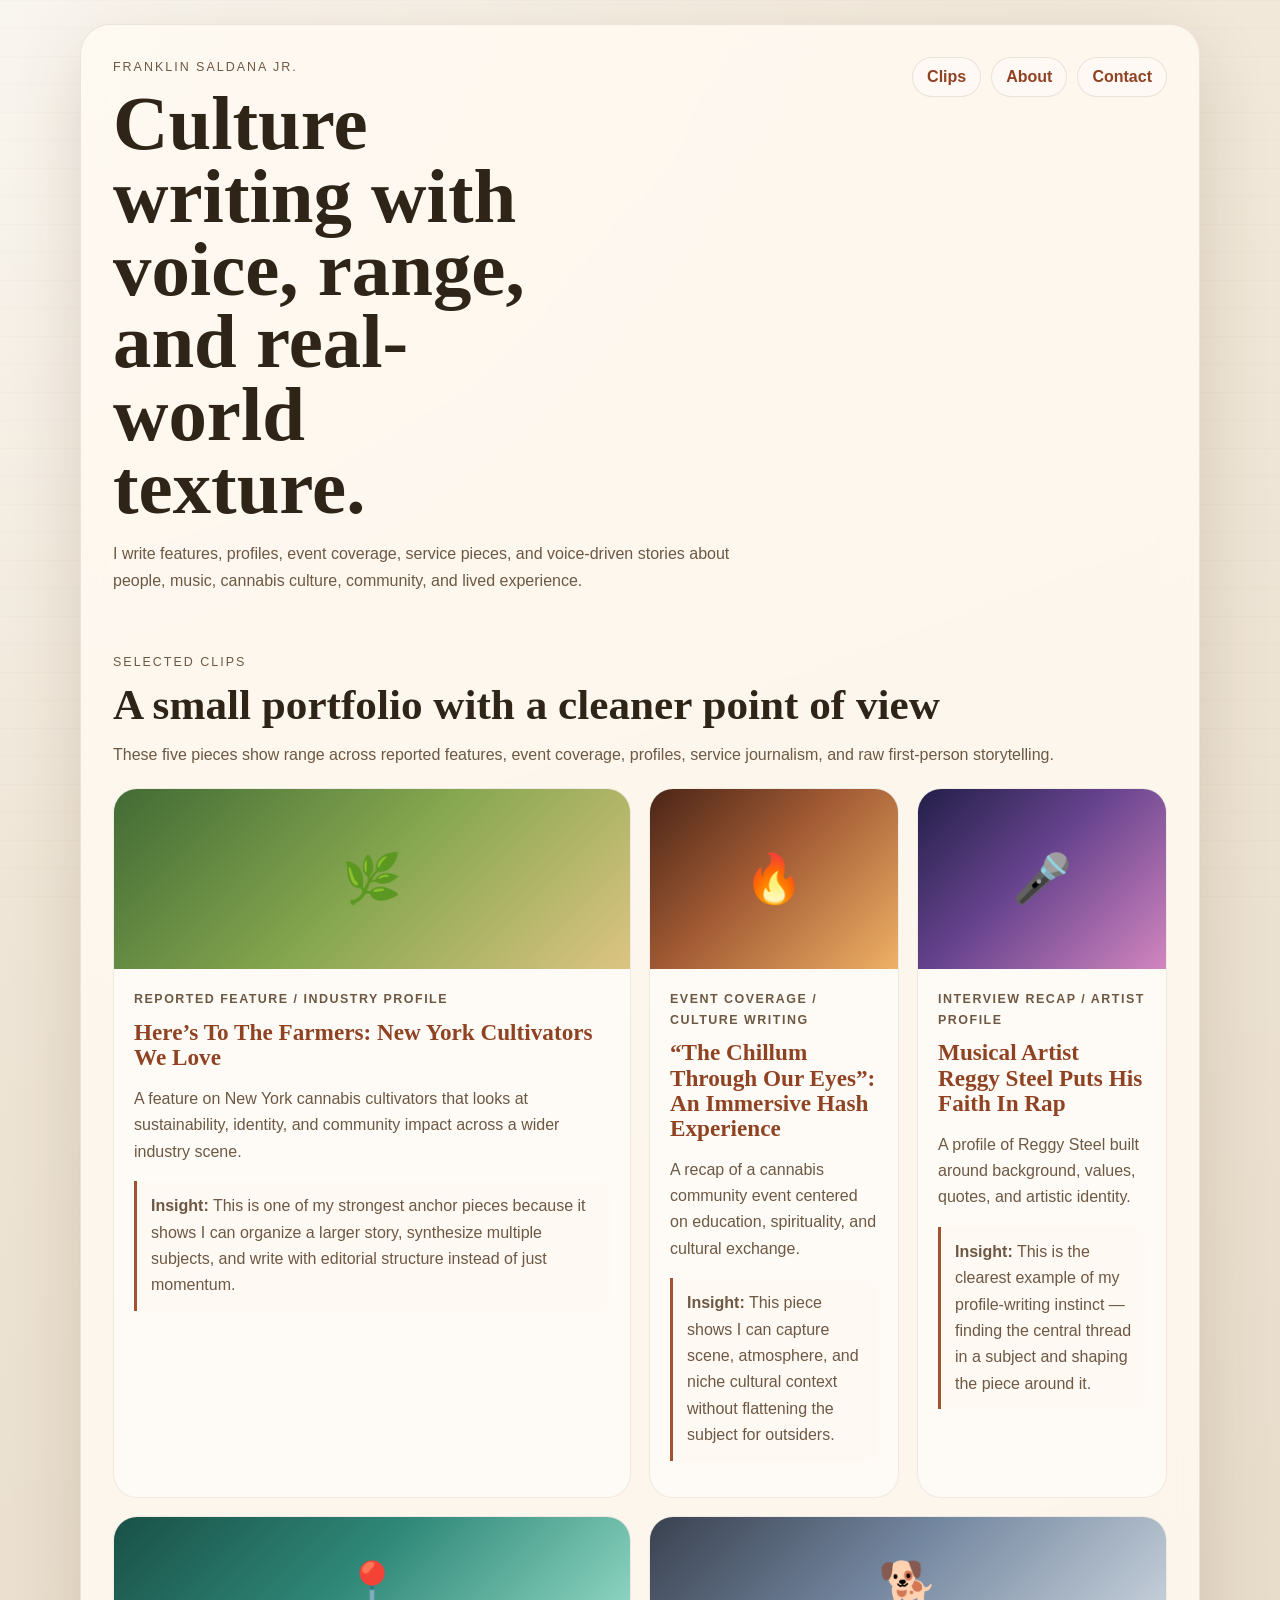
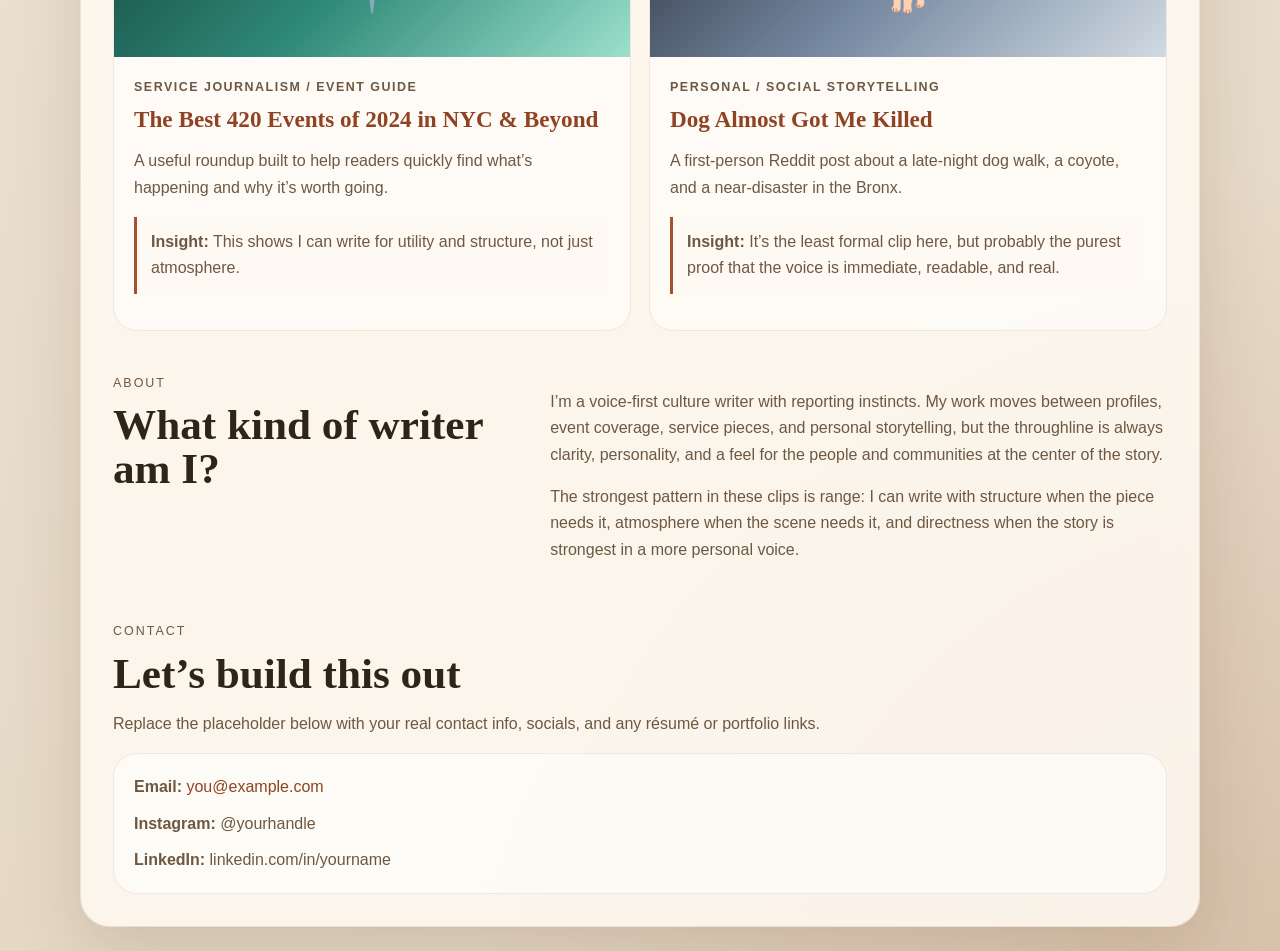
<file: index.html>
<!DOCTYPE html>
<html lang="en">
<head>
  <meta charset="UTF-8" />
  <meta name="viewport" content="width=device-width, initial-scale=1.0" />
  <title>Franklin Saldana Jr. — Portfolio</title>
  <meta name="description" content="Portfolio of Franklin Saldana Jr., a culture writer covering culture, music, cannabis, community, and lived experience." />
  <link rel="stylesheet" href="styles.css" />
</head>
<body>
  <main class="site-shell">
    <section class="site-card">
      <header class="hero" id="top">
        <div class="hero-copy">
          <p class="eyebrow">Franklin Saldana Jr.</p>
          <h1>Culture writing with voice, range, and real-world texture.</h1>
          <p class="intro">
            I write features, profiles, event coverage, service pieces, and voice-driven stories
            about people, music, cannabis culture, community, and lived experience.
          </p>
        </div>
        <nav class="top-nav" aria-label="Site navigation">
          <a href="#clips">Clips</a>
          <a href="#about">About</a>
          <a href="#contact">Contact</a>
        </nav>
      </header>

      <section class="section featured-section" id="clips">
        <div class="section-heading">
          <p class="eyebrow">Selected clips</p>
          <h2>A small portfolio with a cleaner point of view</h2>
          <p class="section-intro">
            These five pieces show range across reported features, event coverage, profiles, service journalism,
            and raw first-person storytelling.
          </p>
        </div>

        <div class="featured-grid">
          <article class="featured-card large-card farmers">
            <div class="card-image">
              <span>🌿</span>
            </div>
            <div class="card-body">
              <p class="card-kicker">Reported feature / industry profile</p>
              <h3><a href="https://honeysucklemag.com/new-york-cultivators-we-love-farmers-cannabis/" target="_blank" rel="noopener noreferrer">Here’s To The Farmers: New York Cultivators We Love</a></h3>
              <p>
                A feature on New York cannabis cultivators that looks at sustainability, identity,
                and community impact across a wider industry scene.
              </p>
              <p class="insight"><strong>Insight:</strong> This is one of my strongest anchor pieces because it shows I can organize a larger story, synthesize multiple subjects, and write with editorial structure instead of just momentum.</p>
            </div>
          </article>

          <article class="featured-card chillum">
            <div class="card-image">
              <span>🔥</span>
            </div>
            <div class="card-body">
              <p class="card-kicker">Event coverage / culture writing</p>
              <h3><a href="https://honeysucklemag.com/chillum-through-our-eyes-king-gregory-rocker-t-heman-relegalize-nepal-hash/" target="_blank" rel="noopener noreferrer">“The Chillum Through Our Eyes”: An Immersive Hash Experience</a></h3>
              <p>
                A recap of a cannabis community event centered on education, spirituality, and cultural exchange.
              </p>
              <p class="insight"><strong>Insight:</strong> This piece shows I can capture scene, atmosphere, and niche cultural context without flattening the subject for outsiders.</p>
            </div>
          </article>

          <article class="featured-card reggy">
            <div class="card-image">
              <span>🎤</span>
            </div>
            <div class="card-body">
              <p class="card-kicker">Interview recap / artist profile</p>
              <h3><a href="https://honeysucklemag.com/reggy-steel-rap-hip-hop-faith-christian-music/" target="_blank" rel="noopener noreferrer">Musical Artist Reggy Steel Puts His Faith In Rap</a></h3>
              <p>
                A profile of Reggy Steel built around background, values, quotes, and artistic identity.
              </p>
              <p class="insight"><strong>Insight:</strong> This is the clearest example of my profile-writing instinct — finding the central thread in a subject and shaping the piece around it.</p>
            </div>
          </article>
        </div>

        <div class="support-grid">
          <article class="support-card events">
            <div class="support-image"><span>📍</span></div>
            <div class="card-body">
              <p class="card-kicker">Service journalism / event guide</p>
              <h3><a href="https://honeysucklemag.com/best-420-events-of-2024-new-york-cannabis-nyc/" target="_blank" rel="noopener noreferrer">The Best 420 Events of 2024 in NYC & Beyond</a></h3>
              <p>
                A useful roundup built to help readers quickly find what’s happening and why it’s worth going.
              </p>
              <p class="insight"><strong>Insight:</strong> This shows I can write for utility and structure, not just atmosphere.</p>
            </div>
          </article>

          <article class="support-card dog">
            <div class="support-image"><span>🐕</span></div>
            <div class="card-body">
              <p class="card-kicker">Personal / social storytelling</p>
              <h3><a href="https://www.reddit.com/r/Dogowners/comments/1ej28qj/dog_almost_got_me_killed_it_was_probably_my_fault/" target="_blank" rel="noopener noreferrer">Dog Almost Got Me Killed</a></h3>
              <p>
                A first-person Reddit post about a late-night dog walk, a coyote, and a near-disaster in the Bronx.
              </p>
              <p class="insight"><strong>Insight:</strong> It’s the least formal clip here, but probably the purest proof that the voice is immediate, readable, and real.</p>
            </div>
          </article>
        </div>
      </section>

      <section class="section split-section" id="about">
        <div>
          <p class="eyebrow">About</p>
          <h2>What kind of writer am I?</h2>
        </div>
        <div class="about-copy">
          <p>
            I’m a voice-first culture writer with reporting instincts. My work moves between profiles,
            event coverage, service pieces, and personal storytelling, but the throughline is always
            clarity, personality, and a feel for the people and communities at the center of the story.
          </p>
          <p>
            The strongest pattern in these clips is range: I can write with structure when the piece
            needs it, atmosphere when the scene needs it, and directness when the story is strongest
            in a more personal voice.
          </p>
        </div>
      </section>

      <section class="section contact-section" id="contact">
        <p class="eyebrow">Contact</p>
        <h2>Let’s build this out</h2>
        <p class="section-intro">
          Replace the placeholder below with your real contact info, socials, and any résumé or portfolio links.
        </p>
        <div class="contact-panel">
          <p><strong>Email:</strong> <a href="mailto:you@example.com">you@example.com</a></p>
          <p><strong>Instagram:</strong> @yourhandle</p>
          <p><strong>LinkedIn:</strong> linkedin.com/in/yourname</p>
        </div>
      </section>
    </section>
  </main>
</body>
</html>
</file>
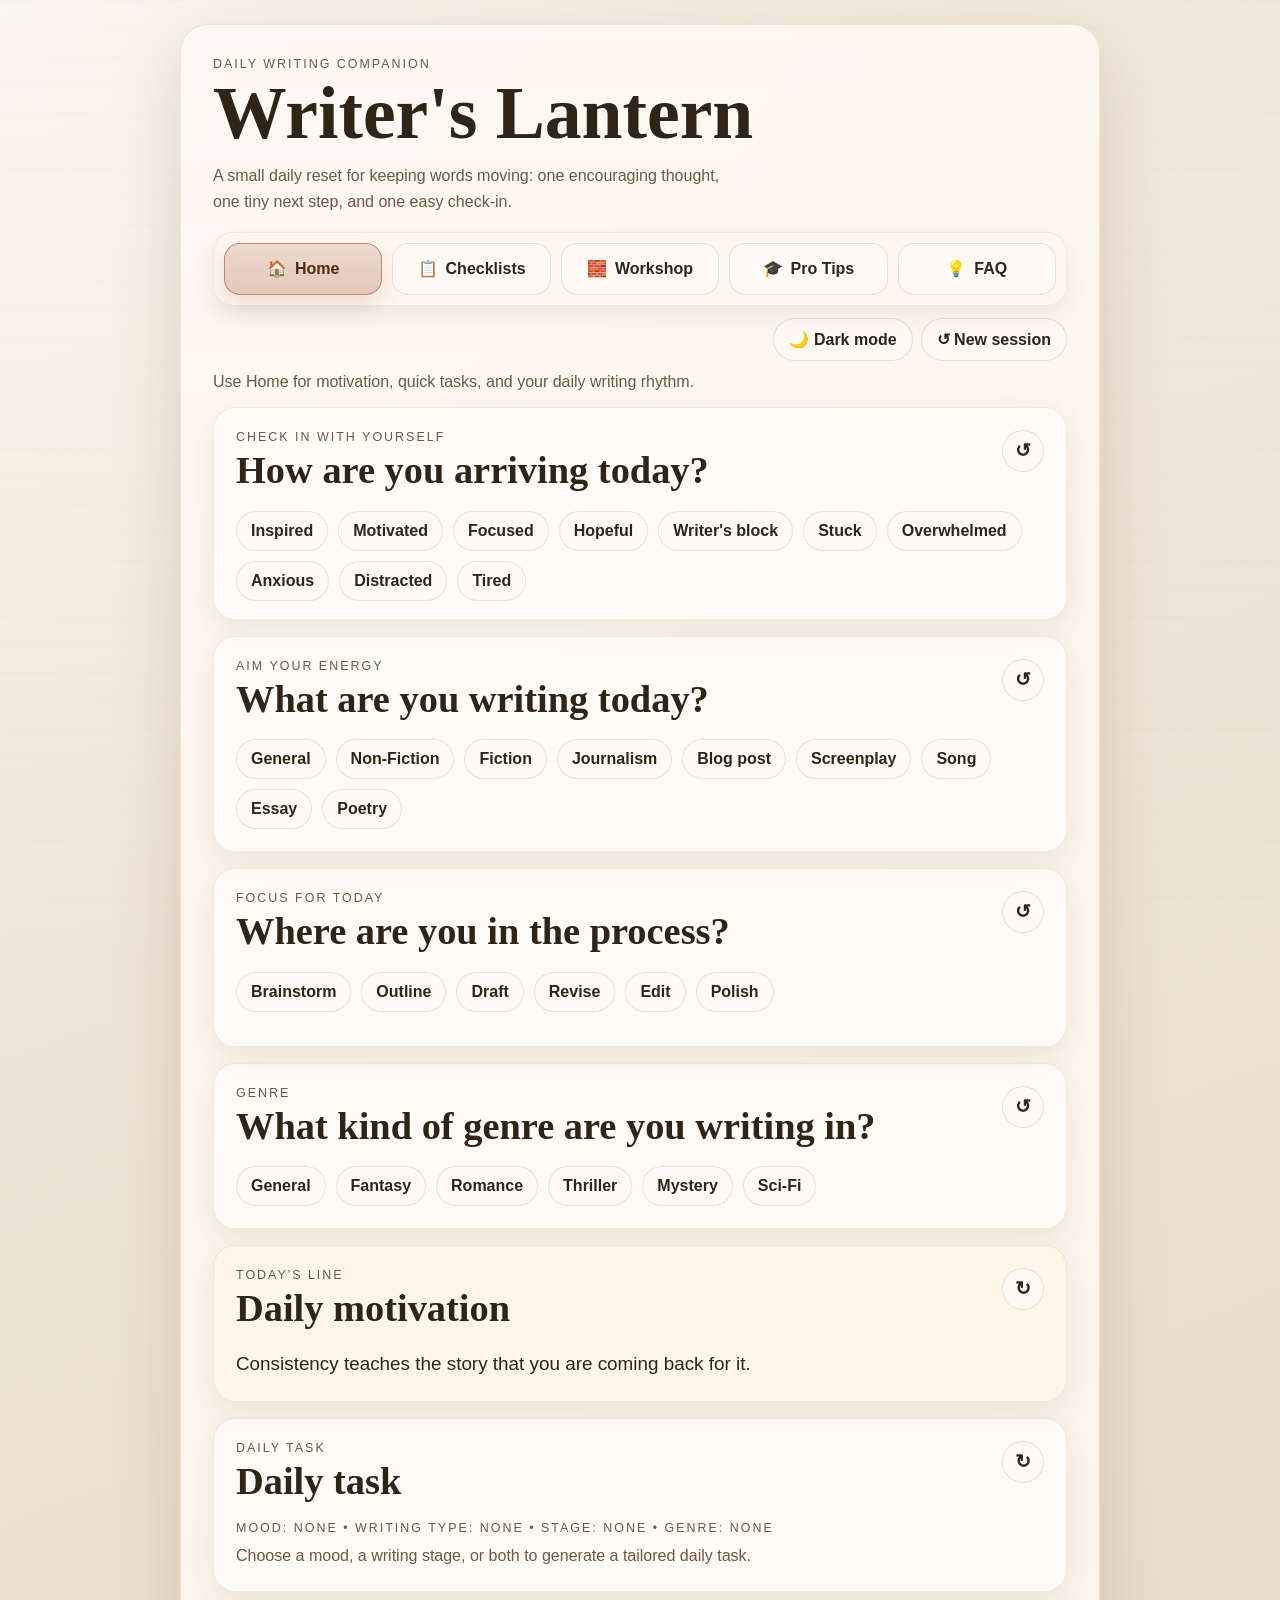
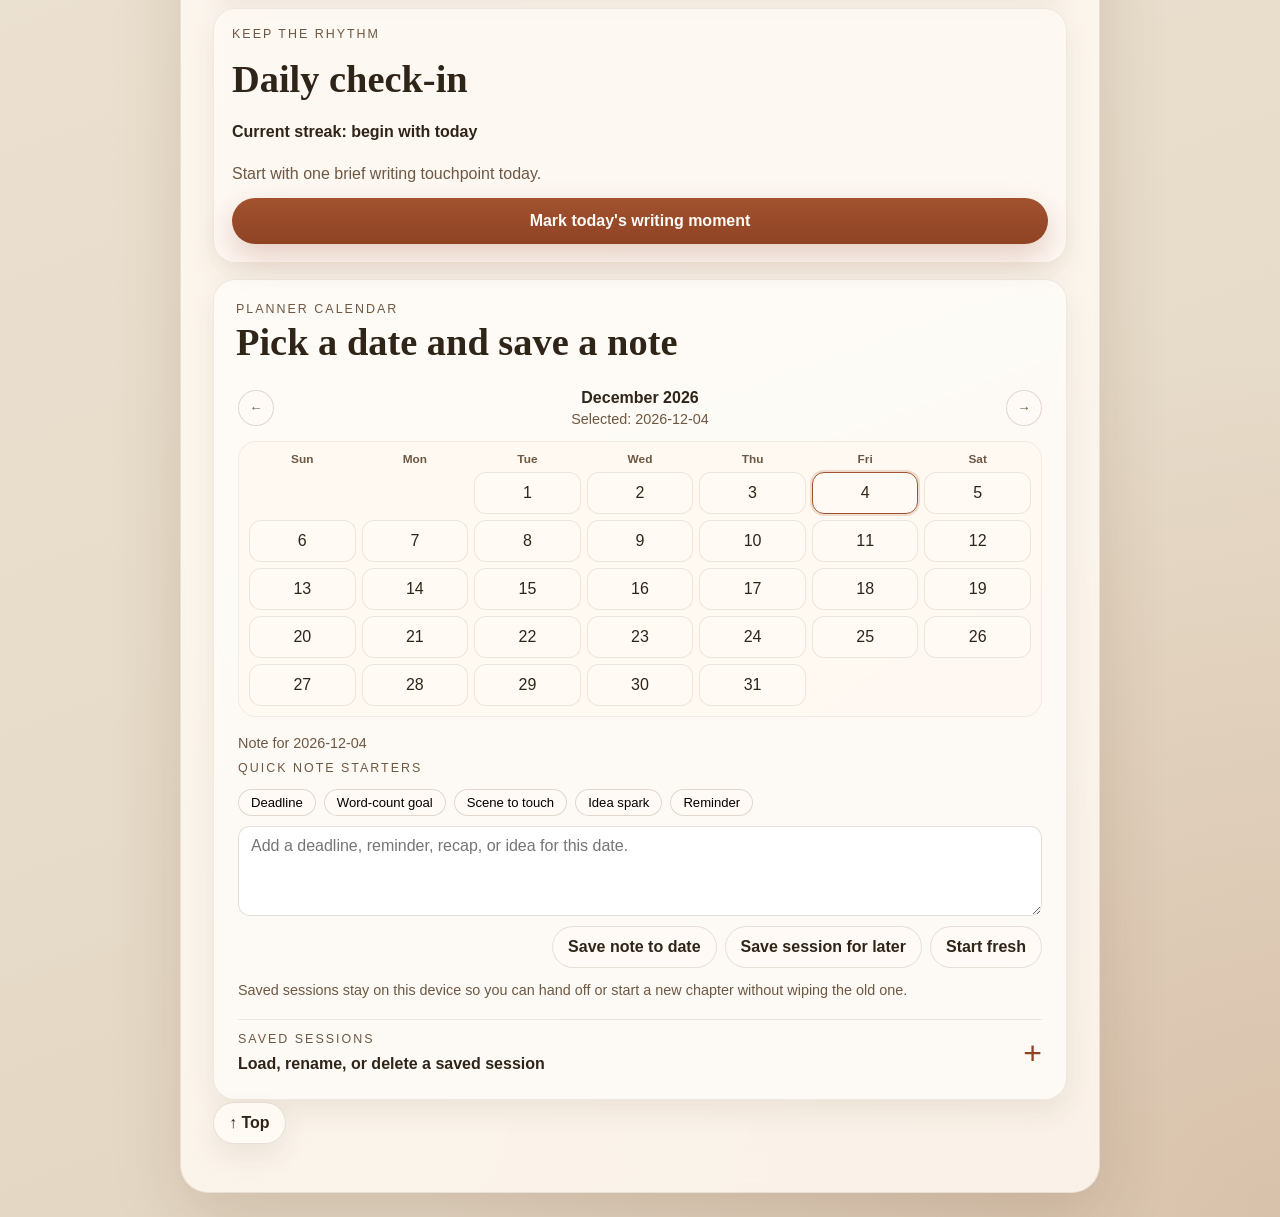
<file: docs/index.html>
<!DOCTYPE html>
<html lang="en">
<head>
  <meta charset="UTF-8">
  <meta name="viewport" content="width=device-width, initial-scale=1.0">
  <title>Writer's Lantern</title>
  <style>
:root {
  --bg-top: #f4ecdf;
  --bg-bottom: #e2d5c1;
  --card: rgba(255, 250, 242, 0.84);
  --card-border: rgba(108, 78, 49, 0.12);
  --ink: #2f2418;
  --muted: #6d5843;
  --accent: #a2522f;
  --accent-strong: #8f4323;
  --panel: rgba(255, 255, 255, 0.52);
  --panel-strong: rgba(255, 244, 231, 0.82);
  --shadow: 0 24px 70px rgba(86, 52, 24, 0.16);
  --shadow-soft: 0 12px 28px rgba(86, 52, 24, 0.09);
  --page-line: rgba(84, 60, 39, 0.04);
}
body[data-theme="dark"] {
  --bg-top: #171311;
  --bg-bottom: #261d18;
  --card: rgba(34, 27, 24, 0.9);
  --card-border: rgba(216, 186, 157, 0.12);
  --ink: #f4e8db;
  --muted: #c7b2a0;
  --accent: #d07c57;
  --accent-strong: #ef9a73;
  --panel: rgba(53, 42, 37, 0.72);
  --panel-strong: rgba(63, 48, 42, 0.88);
  --shadow: 0 28px 80px rgba(0, 0, 0, 0.42);
  --shadow-soft: 0 12px 28px rgba(0, 0, 0, 0.22);
  --page-line: rgba(255, 239, 221, 0.04);
}
* { box-sizing: border-box; }
body {
  margin: 0;
  min-height: 100vh;
  font-family: "Avenir Next", "Segoe UI", sans-serif;
  color: var(--ink);
  -webkit-font-smoothing: antialiased;
  text-rendering: optimizeLegibility;
  background:
    radial-gradient(circle at top left, rgba(255, 255, 255, 0.5), transparent 32%),
    radial-gradient(circle at bottom right, rgba(162, 82, 47, 0.15), transparent 28%),
    linear-gradient(160deg, var(--bg-top), var(--bg-bottom));
}
body::before {
  content: "";
  position: fixed;
  inset: 0;
  pointer-events: none;
  background-image: linear-gradient(var(--page-line) 1px, transparent 1px);
  background-size: 100% 28px;
  opacity: 0.5;
}
.app-shell {
  min-height: 100vh;
  display: grid;
  place-items: center;
  padding: 24px;
}
.card {
  width: min(920px, 100%);
  padding: 32px;
  border: 1px solid var(--card-border);
  border-radius: 28px;
  background: var(--card);
  backdrop-filter: blur(16px);
  box-shadow: var(--shadow);
  position: relative;
  overflow: hidden;
}
.card::after {
  content: "";
  position: absolute;
  inset: 0;
  pointer-events: none;
  background: linear-gradient(180deg, rgba(255,255,255,0.12), transparent 24%);
}
.card > * {
  position: relative;
  z-index: 1;
}
.eyebrow, .panel-label {
  margin: 0 0 8px;
  font-size: 0.78rem;
  letter-spacing: 0.16em;
  text-transform: uppercase;
  color: var(--muted);
}
h1, h2 {
  font-family: Georgia, "Times New Roman", serif;
  margin: 0;
  line-height: 0.95;
}
h1 { font-size: clamp(2.8rem, 7vw, 4.6rem); margin-bottom: 14px; }
h2 { font-size: clamp(1.8rem, 4.2vw, 2.4rem); margin-bottom: 10px; }
.intro, .motivation-message, .prompt-text, .streak-text, .checkin-note {
  margin: 0;
  line-height: 1.6;
  color: var(--ink);
}
.intro { max-width: 58ch; margin-bottom: 10px; color: var(--muted); }
.panel, .checkin-row {
  border-radius: 22px;
  padding: 22px;
  margin-top: 16px;
  border: 1px solid rgba(108, 78, 49, 0.1);
  box-shadow: var(--shadow-soft);
}
.top-nav {
  position: sticky;
  top: 12px;
  z-index: 20;
  display: grid;
  grid-template-columns: repeat(auto-fit, minmax(130px, 1fr));
  gap: 10px;
  margin: 18px 0 12px;
  padding: 10px;
  border-radius: 20px;
  background: rgba(255, 248, 241, 0.88);
  backdrop-filter: blur(14px);
  border: 1px solid rgba(108, 78, 49, 0.08);
  box-shadow: 0 10px 24px rgba(86, 52, 24, 0.08);
}
.utility-row {
  display: flex;
  justify-content: flex-end;
  flex-wrap: wrap;
  gap: 8px;
  margin-bottom: 12px;
}
.utility-row .secondary-button {
  display: inline-flex;
  align-items: center;
  gap: 6px;
}
.nav-button {
  border: 1px solid rgba(108, 78, 49, 0.14);
  border-radius: 16px;
  padding: 12px 10px;
  background: rgba(255, 250, 245, 0.9);
  color: var(--ink);
  font: inherit;
  font-weight: 700;
  cursor: pointer;
  display: flex;
  align-items: center;
  justify-content: center;
  gap: 8px;
  min-height: 52px;
  transition: transform 140ms ease, box-shadow 140ms ease, border-color 140ms ease, background 140ms ease;
}
.nav-button:hover,
.nav-button:focus-visible {
  transform: translateY(-1px);
  border-color: rgba(162, 82, 47, 0.4);
  box-shadow: 0 10px 24px rgba(86, 52, 24, 0.08);
}
.nav-button.is-active {
  background: linear-gradient(180deg, rgba(162, 82, 47, 0.18), rgba(143, 67, 35, 0.26));
  border-color: rgba(143, 67, 35, 0.5);
  color: #522915;
  box-shadow: 0 12px 26px rgba(143, 67, 35, 0.14);
}
.nav-icon {
  font-size: 1rem;
  line-height: 1;
}
.page-section { display: none; }
.page-section.is-active { display: block; }
.page-intro {
  margin: 10px 0 0;
  color: var(--muted);
}
.back-to-top {
  position: sticky;
  bottom: 16px;
  margin-top: 18px;
  margin-left: auto;
  display: inline-flex;
  align-items: center;
  justify-content: center;
  gap: 8px;
  box-shadow: var(--shadow-soft);
}
.panel-header-row {
  display: flex;
  align-items: start;
  justify-content: space-between;
  gap: 16px;
  margin-bottom: 12px;
}
.checklist-toggle {
  width: 100%;
  display: flex;
  align-items: center;
  justify-content: space-between;
  gap: 16px;
  border: 0;
  background: transparent;
  padding: 0;
  color: inherit;
  text-align: left;
  cursor: pointer;
}
.checklist-toggle-icon {
  font-size: 2rem;
  line-height: 1;
  color: var(--accent-strong);
}
.checklist-content {
  overflow: auto;
  transition: max-height 180ms ease, opacity 180ms ease, margin-top 180ms ease;
  max-height: 60vh;
  opacity: 1;
  margin-top: 12px;
  padding-right: 4px;
}
.checklist-content.is-collapsed {
  overflow: hidden;
  max-height: 0;
  opacity: 0;
  margin-top: 0;
  padding-right: 0;
}
.secondary-button, .genre-select {
  border: 1px solid rgba(108, 78, 49, 0.16);
  border-radius: 999px;
  background: rgba(255, 250, 245, 0.9);
  color: var(--ink);
  font: inherit;
}
.secondary-button {
  padding: 11px 15px;
  font-weight: 700;
  cursor: pointer;
}
.icon-button {
  width: 42px;
  height: 42px;
  min-width: 42px;
  display: inline-flex;
  align-items: center;
  justify-content: center;
  padding: 0;
  font-size: 1.2rem;
  line-height: 1;
}
.secondary-button:hover,
.secondary-button:focus-visible,
.genre-select:hover,
.genre-select:focus-visible,
.mood-button:hover,
.mood-button:focus-visible,
.mode-button:hover,
.mode-button:focus-visible,
.writing-type-button:hover,
.writing-type-button:focus-visible,
.genre-button:hover,
.genre-button:focus-visible {
  border-color: rgba(162, 82, 47, 0.45);
  box-shadow: 0 10px 24px rgba(86, 52, 24, 0.08);
}
.secondary-button:focus-visible,
.genre-select:focus-visible,
.mood-button:focus-visible,
.mode-button:focus-visible,
.writing-type-button:focus-visible,
.genre-button:focus-visible,
.checkin-button:focus-visible {
  outline: 3px solid rgba(162, 82, 47, 0.18);
  outline-offset: 2px;
}
.genre-select-wrap { display: flex; flex-direction: column; gap: 6px; min-width: 130px; }
.genre-label {
  font-size: 0.78rem;
  letter-spacing: 0.08em;
  text-transform: uppercase;
  color: var(--muted);
}
.genre-select { padding: 10px 14px; }
.checklist-sections { display: grid; gap: 14px; }
.checklist-group {
  padding: 16px;
  border-radius: 18px;
  background: rgba(255, 250, 245, 0.72);
  border: 1px solid rgba(108, 78, 49, 0.08);
}
.checklist-group-title { margin: 0 0 12px; font-size: 1.05rem; color: var(--ink); }
.checklist-items { display: grid; gap: 10px; }
.checklist-item {
  display: flex;
  gap: 10px;
  align-items: start;
  color: var(--muted);
  line-height: 1.45;
}
.checklist-item-rich span {
  display: grid;
  gap: 4px;
}
.checklist-help {
  display: block;
  color: var(--muted);
  font-size: 0.92rem;
  line-height: 1.45;
}
.checklist-reset-wrap {
  margin: 0 0 12px;
  display: flex;
  justify-content: flex-end;
  position: sticky;
  top: 0;
  z-index: 2;
  background: rgba(255, 250, 245, 0.92);
  padding-bottom: 8px;
}
.checklist-reset-button {
  padding: 9px 13px;
  font-size: 0.92rem;
}
.checklist-item input { margin-top: 3px; accent-color: var(--accent); }
.mood-panel { padding-bottom: 18px; }
.mood-picker { display: flex; flex-wrap: wrap; gap: 10px; }
.mood-button,
.mode-button,
.writing-type-button,
.genre-button {
  border: 1px solid rgba(108, 78, 49, 0.14);
  border-radius: 999px;
  padding: 10px 14px;
  background: rgba(255, 250, 245, 0.9);
  color: var(--ink);
  font: inherit;
  font-weight: 600;
  cursor: pointer;
  transition: transform 140ms ease, background 140ms ease, border-color 140ms ease, box-shadow 140ms ease;
}
.mood-button.is-active,
.mode-button.is-active,
.writing-type-button.is-active,
.genre-button.is-active {
  background: linear-gradient(180deg, rgba(162, 82, 47, 0.16), rgba(143, 67, 35, 0.22));
  border-color: rgba(143, 67, 35, 0.42);
}
.mode-note {
  margin-top: 12px;
}
.template-text {
  margin: 0;
  white-space: pre-line;
  color: var(--muted);
  line-height: 1.5;
}
.panel-highlight { background: var(--panel-strong); }
.panel-soft { background: var(--panel); }
.motivation-message { font-size: 1.18rem; }
.prompt-text { color: var(--muted); }
.checkin-row {
  display: flex;
  flex-direction: column;
  gap: 18px;
  background: rgba(255, 250, 245, 0.72);
  padding: 18px;
  border-radius: 22px;
  border: 1px solid rgba(108, 78, 49, 0.1);
}
.checkin-content {
  display: flex;
  flex-direction: column;
  gap: 12px;
}
.streak-text { font-weight: 700; margin-bottom: 4px; }
.checkin-note { color: var(--muted); }
.checkin-button {
  border: 0;
  border-radius: 999px;
  padding: 14px 18px;
  min-width: 220px;
  font: inherit;
  font-weight: 700;
  color: #fffaf5;
  background: linear-gradient(180deg, var(--accent), var(--accent-strong));
  box-shadow: 0 12px 30px rgba(143, 67, 35, 0.24);
  cursor: pointer;
  transition: transform 140ms ease, box-shadow 140ms ease, opacity 140ms ease;
}
.agenda-field {
  width: 100%;
  border: 1px solid rgba(108, 78, 49, 0.18);
  border-radius: 12px;
  padding: 10px 12px;
  font: inherit;
  resize: vertical;
  min-height: 60px;
}
.agenda-field.is-saved {
  border-color: rgba(23, 125, 61, 0.6);
  box-shadow: 0 0 0 2px rgba(23, 125, 61, 0.1);
}
.agenda-chips {
  border-top: 1px solid rgba(108, 78, 49, 0.12);
  padding-top: 12px;
  display: flex;
  flex-direction: column;
  gap: 6px;
}
.agenda-chip-list {
  display: flex;
  flex-wrap: wrap;
  gap: 8px;
}
.agenda-chip {
  border: 1px solid rgba(108, 78, 49, 0.2);
  border-radius: 999px;
  padding: 5px 12px;
  background: rgba(255, 250, 245, 0.9);
  font-size: 0.82rem;
  cursor: pointer;
}
.planner-calendar {
  display: flex;
  flex-direction: column;
  gap: 14px;
  padding: 6px 2px 2px;
}
.planner-calendar-header {
  display: flex;
  align-items: center;
  justify-content: space-between;
  gap: 10px;
}
.planner-calendar-title-wrap {
  flex: 1;
  text-align: center;
}
.planner-calendar-title {
  font-weight: 700;
}
.planner-calendar-subtitle,
.planner-note-label {
  margin: 4px 0 0;
  color: var(--muted);
  font-size: 0.9rem;
}
.calendar-nav {
  border: 1px solid rgba(108, 78, 49, 0.2);
  background: rgba(255, 250, 245, 0.9);
  color: var(--muted);
  border-radius: 50%;
  width: 36px;
  height: 36px;
  display: inline-flex;
  align-items: center;
  justify-content: center;
  font-weight: 700;
  cursor: pointer;
}
.planner-calendar-grid {
  display: grid;
  grid-template-columns: repeat(7, minmax(0, 1fr));
  gap: 6px;
  padding: 10px;
  border-radius: 18px;
  background: rgba(255, 248, 241, 0.72);
  border: 1px solid rgba(108, 78, 49, 0.08);
}
.planner-calendar-day-name {
  text-align: center;
  font-size: 0.74rem;
  font-weight: 700;
  color: var(--muted);
}
.planner-calendar-day {
  border: 1px solid rgba(108, 78, 49, 0.12);
  border-radius: 12px;
  min-height: 42px;
  background: rgba(255, 250, 245, 0.82);
  cursor: pointer;
  font: inherit;
  color: var(--ink);
  position: relative;
  transition: transform 120ms ease, border-color 120ms ease, box-shadow 120ms ease, background 120ms ease;
}
.planner-calendar-day:hover,
.planner-calendar-day:focus-visible {
  transform: translateY(-1px);
  border-color: rgba(162, 82, 47, 0.35);
  box-shadow: 0 8px 18px rgba(86, 52, 24, 0.08);
}
.planner-calendar-day.is-empty {
  visibility: hidden;
}
.planner-calendar-day.is-today {
  border-color: var(--accent);
}
.planner-calendar-day.is-selected {
  box-shadow: 0 0 0 2px rgba(162, 82, 47, 0.18);
  border-color: var(--accent);
}
.planner-calendar-day.is-logged {
  background: rgba(27, 143, 60, 0.14);
  border-color: rgba(27, 143, 60, 0.3);
}
.planner-calendar-day.has-note::after {
  content: "";
  position: absolute;
  bottom: 5px;
  left: 50%;
  transform: translateX(-50%);
  width: 6px;
  height: 6px;
  border-radius: 50%;
  background: var(--accent-strong);
}
.planner-note-panel {
  display: flex;
  flex-direction: column;
  gap: 10px;
}
.planner-chips {
  border-top: 0;
  padding-top: 0;
}
.planner-note-input {
  width: 100%;
  border: 1px solid rgba(108, 78, 49, 0.18);
  border-radius: 12px;
  padding: 10px 12px;
  font: inherit;
  resize: vertical;
  min-height: 90px;
}
.planner-note-actions {
  display: flex;
  flex-wrap: wrap;
  gap: 8px;
  justify-content: flex-end;
}
.planner-session-status {
  margin: 2px 0 0;
  color: var(--muted);
  font-size: 0.9rem;
  line-height: 1.45;
}
.saved-sessions-panel {
  margin-top: 8px;
  padding-top: 12px;
  border-top: 1px solid rgba(108, 78, 49, 0.12);
}
.saved-sessions-toggle {
  padding: 0;
}
.saved-sessions-title {
  margin: 0;
  font-size: 1rem;
  font-family: inherit;
  line-height: 1.3;
}
.saved-sessions-list {
  display: grid;
  gap: 10px;
  margin-top: 10px;
}
.saved-session-card {
  border: 1px solid rgba(108, 78, 49, 0.12);
  border-radius: 16px;
  background: rgba(255, 250, 245, 0.72);
  padding: 12px;
  display: grid;
  gap: 8px;
}
.saved-session-top {
  display: flex;
  justify-content: space-between;
  gap: 10px;
  align-items: flex-start;
}
.saved-session-name {
  margin: 0;
  font-weight: 700;
}
.saved-session-meta,
.saved-session-summary {
  margin: 0;
  color: var(--muted);
  font-size: 0.88rem;
  line-height: 1.45;
}
.saved-session-actions {
  display: flex;
  flex-wrap: wrap;
  gap: 8px;
}
.saved-session-empty {
  margin: 0;
  color: var(--muted);
  font-size: 0.92rem;
}
.checkin-button:hover:not(:disabled), .checkin-button:focus-visible:not(:disabled) {
  transform: translateY(-1px);
  box-shadow: 0 18px 34px rgba(143, 67, 35, 0.28);
}
.checkin-button:disabled { cursor: default; opacity: 0.72; }
@keyframes panelFlash {
  from { box-shadow: 0 0 0 0 rgba(162, 82, 47, 0.22); }
  to { box-shadow: none; }
}
.checklist-content:not(.is-collapsed) {
  animation: panelFlash 260ms ease;
}
@media (max-width: 720px) {
  .app-shell { padding: 12px; }
  .card {
    padding: 18px;
    border-radius: 22px;
  }
  .top-nav {
    top: 8px;
    display: grid;
    grid-template-columns: repeat(5, minmax(0, 1fr));
    overflow: visible;
    gap: 7px;
    padding: 7px;
    border-radius: 16px;
  }
  .nav-button {
    min-width: 0;
    min-height: 60px;
    font-size: 0.74rem;
    padding: 8px 5px;
    flex-direction: column;
    gap: 4px;
  }
  .nav-icon { font-size: 0.95rem; }
  .panel,
  .checkin-row {
    padding: 15px;
    margin-top: 12px;
    border-radius: 18px;
  }
  .panel-header-row {
    align-items: flex-start;
    flex-direction: row;
    justify-content: space-between;
    gap: 10px;
  }
  h2 {
    line-height: 1.05;
    font-size: clamp(1.55rem, 7vw, 2.05rem);
    margin-bottom: 6px;
  }
  .checklist-toggle-icon {
    font-size: 1.55rem;
  }
  .page-intro,
  .intro,
  .motivation-message,
  .prompt-text,
  .streak-text,
  .checkin-note { font-size: 0.97rem; }
  .mood-picker {
    gap: 8px;
  }
  .checkin-row {
    gap: 12px;
  }
  .checkin-content {
    gap: 8px;
  }
  .mood-button,
  .mode-button,
  .writing-type-button,
  .genre-button {
    min-height: 44px;
    padding: 10px 12px;
  }
  .secondary-button:not(.icon-button), .checkin-button, .genre-select-wrap, .genre-select {
    width: 100%;
    min-width: 0;
  }
  .icon-button {
    align-self: flex-start;
  }
  .planner-calendar-grid {
    gap: 5px;
    padding: 8px;
  }
  .planner-calendar-day {
    min-height: 38px;
    border-radius: 10px;
    font-size: 0.92rem;
  }
  .planner-note-actions {
    flex-direction: column;
    align-items: stretch;
  }
  .back-to-top {
    position: static;
    width: 100%;
    margin-top: 14px;
  }
}
  </style>
</head>
<body>
  <main class="app-shell">
    <section class="card" aria-labelledby="app-title">
      <p class="eyebrow">Daily writing companion</p>
      <h1 id="app-title">Writer's Lantern</h1>
      <p class="intro">
        A small daily reset for keeping words moving: one encouraging thought, one tiny next step,
        and one easy check-in.
      </p>

      <nav class="top-nav" aria-label="App sections">
        <button class="nav-button is-active" type="button" data-page="home"><span class="nav-icon">🏠</span><span>Home</span></button>
        <button class="nav-button" type="button" data-page="checklists"><span class="nav-icon">📋</span><span>Checklists</span></button>
        <button class="nav-button" type="button" data-page="builders"><span class="nav-icon">🧱</span><span>Workshop</span></button>
        <button class="nav-button" type="button" data-page="protips"><span class="nav-icon">🎓</span><span>Pro Tips</span></button>
        <button class="nav-button" type="button" data-page="faq"><span class="nav-icon">💡</span><span>FAQ</span></button>
      </nav>

      <div class="utility-row">
        <button id="theme-toggle-button" class="secondary-button" type="button" title="Toggle dark mode">🌙 Dark mode</button>
        <button id="clear-all-button" class="secondary-button" type="button" title="Clear all selections and collapse panels">↺ New session</button>
      </div>

      <section id="page-home" class="page-section is-active" aria-label="Home page">
        <p class="page-intro">Use Home for motivation, quick tasks, and your daily writing rhythm.</p>
        <section class="panel panel-soft mood-panel" aria-labelledby="mood-heading">
          <div class="panel-header-row">
            <div>
              <p class="panel-label">Check in with yourself</p>
              <h2 id="mood-heading">How are you arriving today?</h2>
            </div>
            <button id="mood-reset-button" class="secondary-button icon-button" type="button" aria-label="Clear selected mood" title="Clear selected mood">↺</button>
          </div>
          <div id="mood-picker" class="mood-picker" role="radiogroup" aria-label="Choose your writing mood">
            <button class="mood-button" type="button" data-mood="inspired">Inspired</button>
            <button class="mood-button" type="button" data-mood="motivated">Motivated</button>
            <button class="mood-button" type="button" data-mood="focused">Focused</button>
            <button class="mood-button" type="button" data-mood="hopeful">Hopeful</button>
            <button class="mood-button" type="button" data-mood="blocked">Writer's block</button>
            <button class="mood-button" type="button" data-mood="stuck">Stuck</button>
            <button class="mood-button" type="button" data-mood="overwhelmed">Overwhelmed</button>
            <button class="mood-button" type="button" data-mood="anxious">Anxious</button>
            <button class="mood-button" type="button" data-mood="distracted">Distracted</button>
            <button class="mood-button" type="button" data-mood="tired">Tired</button>
          </div>
        </section>

        <section class="panel panel-soft" aria-labelledby="writing-type-heading">
          <div class="panel-header-row">
            <div>
              <p class="panel-label">Aim your energy</p>
              <h2 id="writing-type-heading">What are you writing today?</h2>
            </div>
            <button id="writing-type-reset-button" class="secondary-button icon-button" type="button" aria-label="Clear selected writing type" title="Clear selected writing type">↺</button>
          </div>
          <div id="writing-type-picker" class="mood-picker" role="radiogroup" aria-label="Choose your writing type">
            <button class="writing-type-button" type="button" data-writing-type="general">General</button>
            <button class="writing-type-button" type="button" data-writing-type="nonfiction">Non-Fiction</button>
            <button class="writing-type-button" type="button" data-writing-type="fiction">Fiction</button>
            <button class="writing-type-button" type="button" data-writing-type="journalism">Journalism</button>
            <button class="writing-type-button" type="button" data-writing-type="blog">Blog post</button>
            <button class="writing-type-button" type="button" data-writing-type="screenplay">Screenplay</button>
            <button class="writing-type-button" type="button" data-writing-type="song">Song</button>
            <button class="writing-type-button" type="button" data-writing-type="essay">Essay</button>
            <button class="writing-type-button" type="button" data-writing-type="poetry">Poetry</button>
          </div>
        </section>

        <section class="panel panel-soft" aria-labelledby="mode-heading">
          <div class="panel-header-row">
            <div>
              <p class="panel-label">Focus for today</p>
              <h2 id="mode-heading">Where are you in the process?</h2>
            </div>
            <button id="stage-reset-button" class="secondary-button icon-button" type="button" aria-label="Clear selected writing stage" title="Clear selected writing stage">↺</button>
          </div>
          <div id="mode-picker" class="mood-picker" role="radiogroup" aria-label="Choose your writing mode">
            <button class="mode-button" type="button" data-mode="brainstorm">Brainstorm</button>
            <button class="mode-button" type="button" data-mode="outline">Outline</button>
            <button class="mode-button" type="button" data-mode="draft">Draft</button>
            <button class="mode-button" type="button" data-mode="revise">Revise</button>
            <button class="mode-button" type="button" data-mode="edit">Edit</button>
            <button class="mode-button" type="button" data-mode="polish">Polish</button>
          </div>
          <p id="mode-note" class="prompt-text mode-note"></p>
        </section>

        <section class="panel panel-soft" aria-labelledby="genre-home-heading">
          <div class="panel-header-row">
            <div>
              <p class="panel-label">Genre</p>
              <h2 id="genre-home-heading">What kind of genre are you writing in?</h2>
            </div>
            <button id="genre-reset-button" class="secondary-button icon-button" type="button" aria-label="Clear selected genre" title="Clear selected genre">↺</button>
          </div>
          <div id="genre-picker" class="mood-picker" role="radiogroup" aria-label="Choose your genre">
            <button class="genre-button" type="button" data-genre="general">General</button>
            <button class="genre-button" type="button" data-genre="fantasy">Fantasy</button>
            <button class="genre-button" type="button" data-genre="romance">Romance</button>
            <button class="genre-button" type="button" data-genre="thriller">Thriller</button>
            <button class="genre-button" type="button" data-genre="mystery">Mystery</button>
            <button class="genre-button" type="button" data-genre="scifi">Sci-Fi</button>
          </div>
        </section>

        <section class="panel panel-highlight" aria-labelledby="motivation-heading">
          <div class="panel-header-row">
            <div>
              <p class="panel-label">Today's line</p>
              <h2 id="motivation-heading">Daily motivation</h2>
            </div>
            <button id="motivation-generate-button" class="secondary-button icon-button" type="button" aria-label="Generate another daily motivation" title="Generate another daily motivation">↻</button>
          </div>
          <p id="motivation-message" class="motivation-message">Choose a mood to generate today’s writer motivation.</p>
        </section>

        <section class="panel panel-soft" aria-labelledby="prompt-heading">
          <div class="panel-header-row">
            <div>
              <p class="panel-label">Daily task</p>
              <h2 id="prompt-heading">What to write next</h2>
            </div>
            <button id="generate-button" class="secondary-button icon-button" type="button" aria-label="Generate another nudge" title="Generate another nudge">↻</button>
          </div>
          <p id="quick-task-context" class="panel-label">Shaped by your mood, writing type, stage, and genre</p>
          <p id="writing-prompt" class="prompt-text"></p>
        </section>

        <section class="checkin-row" aria-labelledby="checkin-heading">
          <div class="checkin-content">
            <p class="panel-label">Keep the rhythm</p>
            <h2 id="checkin-heading">Daily check-in</h2>
            <p id="streak-text" class="streak-text"></p>
            <p id="checkin-note" class="checkin-note"></p>
            <button id="checkin-button" class="checkin-button" type="button">Mark today's writing moment</button>
          </div>
        </section>

        <section class="panel panel-soft" aria-labelledby="planner-calendar-heading">
          <div class="panel-header-row">
            <div>
              <p class="panel-label">Planner calendar</p>
              <h2 id="planner-calendar-heading">Pick a date and save a note</h2>
            </div>
          </div>
          <div class="planner-calendar">
            <div class="planner-calendar-header">
              <button id="calendar-prev" class="calendar-nav" type="button" aria-label="Previous month">←</button>
              <div class="planner-calendar-title-wrap">
                <div id="planner-calendar-title" class="planner-calendar-title"></div>
                <p id="planner-calendar-subtitle" class="planner-calendar-subtitle">Select a date for a reminder, deadline, or idea.</p>
              </div>
              <button id="calendar-next" class="calendar-nav" type="button" aria-label="Next month">→</button>
            </div>
            <div id="planner-calendar-grid" class="planner-calendar-grid" role="grid" aria-live="polite"></div>
            <div class="planner-note-panel">
              <p id="planner-note-label" class="planner-note-label">Note for selected date</p>
              <div class="agenda-chips planner-chips">
                <p class="panel-label">Quick note starters</p>
                <div class="agenda-chip-list">
                  <button type="button" class="agenda-chip" data-agenda-chip="Deadline: ">Deadline</button>
                  <button type="button" class="agenda-chip" data-agenda-chip="Word-count goal: ">Word-count goal</button>
                  <button type="button" class="agenda-chip" data-agenda-chip="Scene to touch: ">Scene to touch</button>
                  <button type="button" class="agenda-chip" data-agenda-chip="Idea spark: ">Idea spark</button>
                  <button type="button" class="agenda-chip" data-agenda-chip="Reminder: ">Reminder</button>
                </div>
              </div>
              <textarea id="planner-note-input" class="planner-note-input" rows="3" placeholder="Add a deadline, reminder, recap, or idea for this date."></textarea>
              <div class="planner-note-actions">
                <button id="planner-note-save" class="secondary-button" type="button">Save note to date</button>
                <button id="planner-session-save" class="secondary-button" type="button">Save session for later</button>
                <button id="planner-session-fresh" class="secondary-button" type="button" title="Starts fresh without saving this session">Start fresh</button>
              </div>
              <p id="planner-session-status" class="planner-session-status">Saved sessions stay on this device so you can hand off or start a new chapter without wiping the old one.</p>
              <div class="saved-sessions-panel">
                <button id="saved-sessions-toggle" class="checklist-toggle saved-sessions-toggle" type="button" aria-expanded="false" aria-controls="saved-sessions-list-wrap">
                  <span>
                    <p class="panel-label">Saved sessions</p>
                    <h3 class="saved-sessions-title">Load, rename, or delete a saved session</h3>
                  </span>
                  <span id="saved-sessions-toggle-icon" class="checklist-toggle-icon">+</span>
                </button>
                <div id="saved-sessions-list-wrap" class="checklist-content is-collapsed">
                  <div id="saved-sessions-list" class="saved-sessions-list"></div>
                </div>
              </div>
            </div>
          </div>
        </section>
      </section>

      <section id="page-builders" class="page-section" aria-label="Builders page">
        <p class="page-intro">Use Workshop to build the core parts of what you're writing, one important step at a time.</p>

        <section class="panel panel-soft" aria-labelledby="story-builder-heading">
          <button id="story-builder-toggle" class="checklist-toggle" type="button" aria-expanded="false" aria-controls="story-builder-content">
            <span>
              <p class="panel-label">Story</p>
              <h2 id="story-builder-heading">Build your story</h2>
            </span>
            <span id="story-builder-toggle-icon" class="checklist-toggle-icon">+</span>
          </button>
          <div id="story-builder-content" class="checklist-content is-collapsed">
            <div id="story-builder-sections" class="checklist-sections"></div>
          </div>
        </section>

        <section class="panel panel-soft" aria-labelledby="character-builder-heading">
        <button id="character-builder-toggle" class="checklist-toggle" type="button" aria-expanded="false" aria-controls="character-builder-content">
          <span>
            <p class="panel-label">Character</p>
            <h2 id="character-builder-heading">Build your character</h2>
          </span>
          <span id="character-builder-toggle-icon" class="checklist-toggle-icon">+</span>
        </button>
        <div id="character-builder-content" class="checklist-content is-collapsed">
          <div id="character-builder-sections" class="checklist-sections"></div>
        </div>
      </section>

      <section class="panel panel-soft" aria-labelledby="scene-builder-heading">
        <button id="scene-builder-toggle" class="checklist-toggle" type="button" aria-expanded="false" aria-controls="scene-builder-content">
          <span>
            <p class="panel-label">Scene</p>
            <h2 id="scene-builder-heading">Build your scene</h2>
          </span>
          <span id="scene-builder-toggle-icon" class="checklist-toggle-icon">+</span>
        </button>
        <div id="scene-builder-content" class="checklist-content is-collapsed">
          <div id="scene-builder-sections" class="checklist-sections"></div>
        </div>
      </section>

      </section>

      <section id="page-checklists" class="page-section" aria-label="Checklists page">
        <p class="page-intro">Use Checklists to review the essentials of what you're writing so you do not miss important steps.</p>

        <section class="panel panel-soft" aria-labelledby="checklist-heading">
          <button id="checklist-toggle" class="checklist-toggle" type="button" aria-expanded="false" aria-controls="checklist-content">
            <span>
              <h2 id="checklist-heading">Writer's checklist</h2>
            </span>
            <span id="checklist-toggle-icon" class="checklist-toggle-icon">+</span>
          </button>
          <div id="checklist-content" class="checklist-content is-collapsed">
            <div id="checklist-sections" class="checklist-sections"></div>
          </div>
        </section>

        <section class="panel panel-soft" aria-labelledby="first-chapter-heading">
          <button id="first-chapter-toggle" class="checklist-toggle" type="button" aria-expanded="false" aria-controls="first-chapter-content">
            <span>
              <h2 id="first-chapter-heading">Opening</h2>
            </span>
            <span id="first-chapter-toggle-icon" class="checklist-toggle-icon">+</span>
          </button>
          <div id="first-chapter-content" class="checklist-content is-collapsed">
            <div id="first-chapter-sections" class="checklist-sections"></div>
          </div>
        </section>

        <section class="panel panel-soft" aria-labelledby="revision-checklist-heading">
          <button id="revision-checklist-toggle" class="checklist-toggle" type="button" aria-expanded="false" aria-controls="revision-checklist-content">
            <span>
              <h2 id="revision-checklist-heading">Revision</h2>
            </span>
            <span id="revision-checklist-toggle-icon" class="checklist-toggle-icon">+</span>
          </button>
          <div id="revision-checklist-content" class="checklist-content is-collapsed">
            <div id="revision-checklist-sections" class="checklist-sections"></div>
          </div>
        </section>

        <section class="panel panel-soft" aria-labelledby="plot-hole-heading">
          <button id="plot-hole-toggle" class="checklist-toggle" type="button" aria-expanded="false" aria-controls="plot-hole-content">
            <span>
              <h2 id="plot-hole-heading">Structure</h2>
            </span>
            <span id="plot-hole-toggle-icon" class="checklist-toggle-icon">+</span>
          </button>
          <div id="plot-hole-content" class="checklist-content is-collapsed">
            <div id="plot-hole-sections" class="checklist-sections"></div>
          </div>
        </section>

        <section class="panel panel-soft" aria-labelledby="character-consistency-heading">
          <button id="character-consistency-toggle" class="checklist-toggle" type="button" aria-expanded="false" aria-controls="character-consistency-content">
            <span>
              <h2 id="character-consistency-heading">Voice & consistency</h2>
            </span>
            <span id="character-consistency-toggle-icon" class="checklist-toggle-icon">+</span>
          </button>
          <div id="character-consistency-content" class="checklist-content is-collapsed">
            <div id="character-consistency-sections" class="checklist-sections"></div>
          </div>
        </section>
      </section>

      <section id="page-protips" class="page-section" aria-label="Pro tips page">
        <p class="page-intro">Use Pro Tips for professional craft advice and stronger starter templates.</p>

        <section class="panel panel-soft" aria-labelledby="template-heading">
          <button id="template-toggle" class="checklist-toggle" type="button" aria-expanded="false" aria-controls="template-content">
            <span>
              <p class="panel-label">Templates</p>
              <h2 id="template-heading">Professional starter templates</h2>
            </span>
            <span id="template-toggle-icon" class="checklist-toggle-icon">+</span>
          </button>
          <div id="template-content" class="checklist-content is-collapsed">
            <div id="template-sections" class="checklist-sections"></div>
          </div>
        </section>

        <section class="panel panel-soft" aria-labelledby="pro-tips-heading">
          <button id="pro-tips-toggle" class="checklist-toggle" type="button" aria-expanded="false" aria-controls="pro-tips-content">
            <span>
              <p class="panel-label">Professional craft</p>
              <h2 id="pro-tips-heading">Professional tips</h2>
            </span>
            <span id="pro-tips-toggle-icon" class="checklist-toggle-icon">+</span>
          </button>
          <div id="pro-tips-content" class="checklist-content is-collapsed">
            <div id="pro-tips-sections" class="checklist-sections"></div>
          </div>
        </section>

        <section class="panel panel-soft" aria-labelledby="craft-guide-heading">
          <button id="craft-guide-toggle" class="checklist-toggle" type="button" aria-expanded="false" aria-controls="craft-guide-content">
            <span>
              <p class="panel-label">Writing craft</p>
              <h2 id="craft-guide-heading">Grammar + style guide</h2>
            </span>
            <span id="craft-guide-toggle-icon" class="checklist-toggle-icon">+</span>
          </button>
          <div id="craft-guide-content" class="checklist-content is-collapsed">
            <div id="craft-guide-sections" class="checklist-sections"></div>
          </div>
        </section>
      </section>

      <section id="page-faq" class="page-section" aria-label="Help page">
        <p class="page-intro">Use Help like a support center: troubleshoot first, check unfamiliar terms, then browse common questions.</p>

        <section class="panel panel-soft" aria-labelledby="problem-heading">
          <button id="problem-toggle" class="checklist-toggle" type="button" aria-expanded="false" aria-controls="problem-content">
            <span>
              <p class="panel-label">Problems</p>
              <h2 id="problem-heading">I'm stuck because…</h2>
            </span>
            <span id="problem-toggle-icon" class="checklist-toggle-icon">+</span>
          </button>
          <div id="problem-content" class="checklist-content is-collapsed">
            <div id="problem-sections" class="checklist-sections"></div>
          </div>
        </section>

        <section class="panel panel-soft" aria-labelledby="terms-guide-heading">
          <button id="terms-guide-toggle" class="checklist-toggle" type="button" aria-expanded="false" aria-controls="terms-guide-content">
            <span>
              <p class="panel-label">Glossary</p>
              <h2 id="terms-guide-heading">Common terms</h2>
            </span>
            <span id="terms-guide-toggle-icon" class="checklist-toggle-icon">+</span>
          </button>
          <div id="terms-guide-content" class="checklist-content is-collapsed">
            <div id="terms-guide-sections" class="checklist-sections"></div>
          </div>
        </section>

        <section class="panel panel-soft" aria-labelledby="faq-heading">
          <button id="faq-toggle" class="checklist-toggle" type="button" aria-expanded="false" aria-controls="faq-content">
            <span>
              <p class="panel-label">Quick answers</p>
              <h2 id="faq-heading">FAQ</h2>
            </span>
            <span id="faq-toggle-icon" class="checklist-toggle-icon">+</span>
          </button>
          <div id="faq-content" class="checklist-content is-collapsed">
            <div id="faq-sections" class="checklist-sections"></div>
          </div>
        </section>

      </section>

      <button id="back-to-top" class="secondary-button back-to-top" type="button">↑ Top</button>
    </section>
  </main>

  <script>
(function () {
  if (typeof Element !== "undefined" && !Element.prototype.matches) {
    Element.prototype.matches = Element.prototype.msMatchesSelector || Element.prototype.webkitMatchesSelector;
  }
  if (typeof Element !== "undefined" && !Element.prototype.closest) {
    Element.prototype.closest = function (selector) {
      var el = this;
      while (el && el.nodeType === 1) {
        if (el.matches && el.matches(selector)) {
          return el;
        }
        el = el.parentElement || el.parentNode;
      }
      return null;
    };
  }
})();

window.WRITER_LANTERN_DATA = {
  motivations: [
    "A page does not need brilliance first. It needs existence first.",
    "A small scene written today does more for your novel than a perfect plan postponed again.",
    "Consistency teaches the story that you are coming back for it.",
    "Ten honest minutes can reopen a book that felt shut.",
    "Momentum in fiction is often built from one concrete sentence after another.",
    "The draft only asks for contact today, not completion.",
    "Writers keep faith with a project by returning before they feel fully ready.",
    "A tiny win still counts as proof that the work is alive.",
    "You do not need a breakthrough to make progress. You need a next line.",
    "Habit is a quieter engine than inspiration, but it carries books farther."
  ],
  moodMotivations: {
    stuck: [
      "If you feel stuck, shrink the doorway. Enter with one sentence, not a solution.",
      "Being stuck usually means the story needs movement, not judgment.",
      "You do not have to solve the whole chapter. Unblock one beat.",
      "Professional writers often move forward before they feel certain. Certainty usually arrives after motion.",
      "If the book feels foggy, return to one clear desire, one obstacle, one consequence.",
      "A scene can restart with a single choice. Find the choice and the page will usually reopen.",
      "When you feel trapped, make the story more specific, not more complicated.",
      "The next useful sentence is usually simpler than the one you are waiting for."
    ],
    tired: [
      "A tired writing day can still hold one honest paragraph.",
      "Low energy does not cancel the work. It just changes the size of today's win.",
      "When tired, aim for contact with the story, not intensity.",
      "Many books are finished by writers who learned to work in small, repeatable units.",
      "You do not need a marathon session today. You need a return.",
      "A little progress made calmly is worth more than an ideal session that never happens.",
      "Protect the habit on low-energy days; the bigger days can build on it later.",
      "Some of the best drafting advice is boring and true: sit down, do a little, come back tomorrow."
    ],
    ready: [
      "Use your momentum before perfection starts negotiating with it.",
      "When you're ready, go straight to the live wire in the scene.",
      "This is a good day to be brave before you are polished.",
      "Momentum is precious. Spend it on the page, not on worrying whether the page deserves it.",
      "Go where the pressure is highest. Strong fiction usually lives there.",
      "If you have energy today, draft the scene that changes the story's direction.",
      "A strong writing day is a good time to deepen conflict, sharpen desire, and raise stakes.",
      "Professional-level work often comes from following energy toward the most alive part of the book."
    ],
    anxious: [
      "Anxiety gets quieter once the page becomes specific.",
      "You are allowed to write badly while finding the true version.",
      "Give the fear a smaller target: one paragraph, one choice, one image.",
      "Drafting and judging are different jobs. Let drafting win for the next few minutes.",
      "You are not trying to prove you can write a whole book right now. You are writing one workable moment.",
      "Many bestselling books began as imperfect pages protected from early criticism.",
      "When the pressure spikes, narrow the task until it feels safe enough to begin.",
      "Fear often fades when the character's problem becomes more important than your self-consciousness."
    ],
    overwhelmed: [
      "When everything feels too big, reduce the work to one clear move.",
      "Overwhelm often means the task is blurry. Make it smaller and sharper.",
      "You do not need to hold the whole book at once. Hold the next beat.",
      "A useful writing day can begin with one decision, not ten.",
      "Professional progress often comes from narrowing scope before rebuilding momentum."
    ],
    uninspired: [
      "Inspiration is helpful, but return is stronger.",
      "You can write your way into interest by making the moment more specific.",
      "Curiosity often appears after the work starts, not before.",
      "If the spark is low, look for friction, surprise, or contradiction on the page.",
      "Books are often built by craft on the days mood does not cooperate."
    ],
    distracted: [
      "A distracted day needs a narrower doorway, not a harsher voice.",
      "Choose one task the brain can actually hold and finish that first.",
      "Attention returns faster when the next action is concrete.",
      "Do one clean unit of work before deciding the day is lost.",
      "A focused five minutes still counts."
    ],
    inspired: [
      "Inspiration is easiest to keep when you spend it on the page quickly.",
      "An inspired day is a good day to chase the image, conflict, or scene with the most life in it.",
      "Use inspiration before perfection starts slowing it down.",
      "When the spark is there, go straight to the part of the story that feels most alive.",
      "Inspiration becomes progress when it turns into concrete pages."
    ],
    motivated: [
      "Motivation is most useful when it becomes a clear next step.",
      "A motivated writing day is a good day to move the story, not just think about it.",
      "Use motivation on the work that matters most before it gets scattered.",
      "Momentum grows when motivation meets a specific task.",
      "Let today be about progress, not just intention."
    ],
    focused: [
      "Focus is a gift—spend it on the part of the book that most needs clarity or pressure.",
      "A focused day is a good day to make one important part of the story stronger.",
      "Use concentration on the scene, beat, or passage that will move the book most.",
      "Focused work often comes from choosing one target and staying with it.",
      "When focus is available, use it on the work with the highest story value."
    ],
    hopeful: [
      "Hope is fuel. Use it to move the story one real step forward.",
      "A hopeful writing day is a good day to reconnect with the promise of the book.",
      "Let optimism make you brave enough to begin, not precious enough to stall.",
      "Return to what made you love the idea in the first place.",
      "Hope works best when it becomes action on the page."
    ]
  },
  moodPrompts: {
    stuck: [
      "Write one sentence about what is blocking the scene, then write the next thing that physically happens.",
      "Skip the beginning and write the most change-filled moment first.",
      "Let one character say the thing everyone in the scene is avoiding.",
      "Name the protagonist's scene goal, then write the force pushing against it.",
      "If the plot feels frozen, introduce a deadline, interruption, or unwanted arrival.",
      "Draft the turning point first. Build the setup later.",
      "Ask what would make this moment worse, then put that on the page.",
      "Force a decision: choose, refuse, confess, run, hide, or attack.",
      "Write the next irreversible action, not the next explanation."
    ],
    tired: [
      "Write only three sentences: where your character is, what they want, what interrupts them.",
      "Add one sensory detail and one action beat to your current draft, then stop if you want.",
      "Set a two-minute timer and write a very rough version of the next paragraph.",
      "Write the simplest possible scene summary, then turn one line into prose.",
      "Describe the room, the mood, and the problem in under five lines.",
      "Write one line of dialogue, one reaction, and one consequence.",
      "Open your draft and only fix clarity: who, what, where.",
      "Give yourself permission to write a placeholder version of the next scene.",
      "Write the smallest useful piece of the book you can finish today."
    ],
    ready: [
      "Jump straight into the sharpest moment you've been saving and draft it before you overthink it.",
      "Write the next scene as fast as you can for five minutes without correcting anything.",
      "Raise the pressure with a new complication in the next paragraph.",
      "Draft a scene where the protagonist wants something badly and cannot get it cleanly.",
      "Write the moment that changes how the character sees the problem.",
      "Add a stronger reversal than you first planned.",
      "Write the confrontation your story has been promising.",
      "Let a hidden motive surface on the page today.",
      "Draft the version that risks being bolder than your outline."
    ],
    anxious: [
      "Write a deliberately imperfect paragraph and forbid yourself from fixing it yet.",
      "Name one concrete thing your character can see, touch, and fear right now, then build from there.",
      "Reduce the task to one exchange of dialogue and let that be enough for today.",
      "Write what happens in plain, almost clumsy language. Style can come later.",
      "Give the scene one anchor: where are we, who is here, what is wrong.",
      "Write a version that only you will ever see. Make it useful, not impressive.",
      "Focus on cause and effect: this happens, so that happens, so this choice follows.",
      "Let the character carry the emotional weight so you do not have to carry all of it as the writer."
    ],
    overwhelmed: [
      "List the next three steps, then do only step one.",
      "Choose one scene problem and write a rough fix in four lines.",
      "Write the simplest possible version of the next scene without polish.",
      "Reduce the task to who wants what, what blocks them, and what changes.",
      "Open the draft and add one concrete choice the protagonist must make."
    ],
    blocked: [
      "Write one sentence about why this part feels blocked, then write the next concrete thing that happens anyway.",
      "Skip the beginning and write the first moment where something changes.",
      "Name the problem in the scene, then write one move that makes it worse.",
      "Write the line your character has been avoiding, then follow the consequence.",
      "Lower the bar: write the rough, unsolved version just to reopen the page."
    ],
    distracted: [
      "Write one clean paragraph with no multitasking and then decide what comes next.",
      "Set a tiny target: one exchange, one beat, one image.",
      "Choose the next action in the scene and write only that action.",
      "Summarize the scene in one sentence, then expand that sentence into three.",
      "Write for three focused minutes with the goal of clarity, not volume."
    ],
    curious: [
      "Follow the question that interests you most about the character and write toward it.",
      "Write a discovery paragraph about what your protagonist really fears here.",
      "Let the setting reveal a secret that changes how the scene feels.",
      "Write the scene beat you are most interested in before anything else.",
      "Ask 'what if this goes differently than planned?' and draft the answer."
    ],
    excited: [
      "Write the scene you are most excited about before anything else.",
      "Use your energy on the beat with the most conflict or payoff.",
      "Draft the big turn, reveal, or confrontation while the charge is there.",
      "Write fast toward the moment the story changes shape.",
      "Let excitement push you into bold choices instead of cautious ones."
    ],
    confident: [
      "Write the scene in the boldest clean version you can imagine.",
      "Choose the stronger conflict and commit to it.",
      "Write the confrontation you know the book has been building toward.",
      "Cut hesitation from the page and let the character act decisively.",
      "Draft the scene as if you trust your instincts to land it."
    ],
    hopeful: [
      "Write the next scene as proof that this book can move.",
      "Return to the emotional promise that made you want to tell this story.",
      "Write one scene that gives the reader a reason to care more deeply.",
      "Choose the next meaningful step instead of the perfect one.",
      "Write toward the payoff you most want to earn."
    ]
  },
  prompts: [
    "Write three sentences describing what your protagonist wants in this exact moment.",
    "Draft only the first exchange of dialogue in the next scene. Stop after four lines.",
    "List five sensory details from your story world, then turn one into a sentence.",
    "Write the sentence your narrator has been avoiding.",
    "Give a side character one surprising opinion and let it appear on the page.",
    "Open your draft and add a single concrete obstacle to the current scene.",
    "Write a messy version of the transition you've been skipping.",
    "Choose one image, object, or gesture and build a paragraph around it.",
    "Set a five-minute timer and write the next action beat without editing.",
    "Finish this line: 'The trouble began when...'"
  ],
  checklist: {
    general: [
      { title: "Core story", items: [
        { label: "Who is the protagonist, and why are they the right person to follow?", help: "The lead should be emotionally exposed to the conflict, not just present for it." },
        { label: "What do they want in concrete terms?", help: "A clear want makes plotting easier because the character can pursue, fail, adapt, and try again." },
        { label: "Why now?", help: "Pressure creates story. If the protagonist could safely wait, the premise may not be urgent enough yet." },
        { label: "What stands in their way externally?", help: "External opposition gives the story friction on the page." },
        { label: "What stands in their way internally?", help: "Internal resistance gives the story depth and helps create an arc." },
        { label: "What happens if they fail?", help: "Stakes should matter practically and emotionally, not just in abstract terms." },
        { label: "Why should the reader care?", help: "Compelling stories usually connect a human vulnerability to a meaningful problem." },
        { label: "Can you pitch the story cleanly?", help: "If the pitch is vague, the premise may still need sharpening." }
      ] },
      { title: "Five W foundation", items: [
        { label: "Who is the story really about?", help: "This is the emotional center of the book, not just the person with the most page time." },
        { label: "What is happening that disrupts normal life?", help: "Story usually begins when the old balance can no longer hold." },
        { label: "When does it take place, and why does that matter?", help: "Time period, season, age, or timing pressure can shape everything from tone to stakes." },
        { label: "Where does it take place, and how does place create pressure?", help: "Setting should create opportunity, danger, limitation, or meaning—not just scenery." },
        { label: "Why does this story need to happen to this character?", help: "The story should feel personally fitted to the protagonist, not generically transferable." }
      ] },
      { title: "World and setup", items: [
        { label: "What makes the setting feel distinct?", help: "A setting becomes memorable when it shapes mood, behavior, and conflict." },
        { label: "What pressures come with the time and place?", help: "Historical, social, seasonal, political, or cultural realities can sharpen the story." },
        { label: "What rules matter in this world?", help: "Readers do not need every rule up front, but the important ones should stay consistent." },
        { label: "What tone or promise does the opening make?", help: "The beginning teaches the reader how to read the rest of the book." },
        { label: "What is normal before the story breaks?", help: "Knowing the old normal helps the disruption feel meaningful." },
        { label: "What detail makes the world feel lived in?", help: "Specific, grounded details often do more than large blocks of explanation." }
      ] },
      { title: "Character engine", items: [
        { label: "What flaw, wound, fear, or misbelief drives the protagonist?", help: "Internal pressure gives the plot emotional force." },
        { label: "What strength keeps the reader invested?", help: "Readers can follow difficult characters if there is something vital, human, or compelling in them." },
        { label: "Who pressures the protagonist to change?", help: "Change often happens because relationships and conflict keep forcing the issue." },
        { label: "Who helps them, and what does that person want?", help: "Helpful characters feel more real when they have their own motives too." },
        { label: "Who opposes them, and why is that opposition painful?", help: "Opposition is strongest when it hurts personally, not just strategically." },
        { label: "What change is earned by the end?", help: "A convincing arc is built through decisions and consequence, not only realization." }
      ] },
      { title: "Plot and structure", items: [
        { label: "What incident kicks the story into motion?", help: "This is the disruption that makes the old normal unsustainable." },
        { label: "What early decision locks the protagonist in?", help: "Stories gain force when the lead commits in a way that carries consequence." },
        { label: "What midpoint changes the situation?", help: "A midpoint often raises cost, changes understanding, or flips power." },
        { label: "What is the darkest moment?", help: "This should feel like true loss, not just a temporary inconvenience." },
        { label: "What must be risked in the climax?", help: "The final confrontation should demand something meaningful." },
        { label: "What payoff does the ending deliver?", help: "A strong ending resolves what the story has been promising emotionally and dramatically." }
      ] },
      { title: "Scene checklist", items: [
        { label: "Does the scene have a clear dramatic point?", help: "Scenes should do more than deliver information—they should create movement, pressure, or change." },
        { label: "Who wants what right now?", help: "A scene becomes easier to write and revise when desire is concrete." },
        { label: "What conflict or subtext is present?", help: "Agreement alone rarely creates interesting scene energy." },
        { label: "What changes by the end?", help: "Knowledge, trust, danger, power, or emotion should shift in some way." },
        { label: "Does this scene create consequence?", help: "A strong scene leaves a mark on the story that later scenes must carry." },
        { label: "Can exposition become action or tension?", help: "Readers usually absorb information more eagerly when it is attached to pressure." }
      ] },
      { title: "Drafting habits", items: [
        { label: "Do you know tomorrow's next scene before stopping?", help: "This lowers friction when you return to the draft." },
        { label: "Do you have a repeatable writing rhythm?", help: "Consistency is often more powerful than rare bursts of inspiration." },
        { label: "Are you drafting before over-editing?", help: "Many books stall because revision begins before enough draft exists to revise." },
        { label: "Do you know what counts as a small win?", help: "A project becomes easier to sustain when progress can still count on low-energy days." },
        { label: "Are you protecting momentum on hard days?", help: "The goal is often to keep contact with the work, not to perform brilliantly every time." }
      ] },
      { title: "Revision pass", items: [
        { label: "Is the opening making the right promise?", help: "The beginning should signal the kind of story and emotional experience the reader is entering." },
        { label: "Does the middle escalate instead of repeat?", help: "Middle sections often weaken when conflict circles instead of deepening." },
        { label: "Are stakes clear, personal, and rising?", help: "Readers stay invested when consequences feel increasingly costly." },
        { label: "Do characters act from pressure and desire?", help: "Behavior should feel driven by who they are and what the story is doing to them." },
        { label: "Are reveals earned?", help: "Surprises land better when earlier material quietly prepared them." },
        { label: "Does the ending answer the book's emotional question?", help: "A satisfying ending resolves more than plot; it resolves the story's deeper emotional promise." }
      ] }
    ],
    fantasy: [
      { title: "Fantasy essentials", items: [
        { label: "What makes the world feel distinct from ours?", help: "Difference should come from lived rules, values, dangers, or wonders—not only names and scenery." },
        { label: "What are the rules, limits, and cost of magic?", help: "Magic feels stronger when it creates constraints and consequences, not just solutions." },
        { label: "Who holds power, and what does that cost others?", help: "Power structures create tension, inequality, and story pressure." },
        { label: "What history or myth matters now?", help: "Backstory becomes useful when it affects present conflict." },
        { label: "What everyday detail makes the world believable?", help: "Small lived-in details often sell a world better than grand exposition." },
        { label: "How does the world pressure the protagonist personally?", help: "The setting should complicate the hero's life, not just decorate it." }
      ] },
      { title: "Fantasy promise", items: [
        { label: "What wonder is the reader coming for?", help: "Fantasy readers often want awe, scale, mystery, magic, or mythic texture relatively early." },
        { label: "What danger balances that wonder?", help: "Wonder without consequence can feel weightless; danger gives fantasy momentum." },
        { label: "What lore actually matters to the plot?", help: "Worldbuilding is strongest when it changes decisions, stakes, or conflict." },
        { label: "Are you over-explaining too early?", help: "Readers often care more about drama first and lore second." }
      ] }
    ],
    romance: [
      { title: "Romance essentials", items: [
        { label: "Who are the two central love interests?", help: "Both should feel like full people, not one fully drawn character and one reward." },
        { label: "Why are they drawn to each other?", help: "Chemistry should be felt in scene, not only stated in summary." },
        { label: "What keeps them apart?", help: "The obstacle should feel emotionally or practically strong enough to matter." },
        { label: "What scenes prove the relationship is changing?", help: "Romance grows through action, vulnerability, conflict, and choice." },
        { label: "What vulnerability does each character hide?", help: "Romantic tension deepens when intimacy threatens emotional defenses." },
        { label: "What ending payoff is expected?", help: "Romance readers usually want the relationship ending to feel earned and central." }
      ] },
      { title: "Romance progression", items: [
        { label: "Is there clear chemistry in the lyric?", help: "Attraction should be dramatized in the lines and emotional movement, not only summarized." },
        { label: "Is there meaningful tension?", help: "The obstacle should create emotional pressure, not just stall the inevitable." },
        { label: "Do both characters change because of the relationship?", help: "The relationship should transform both sides in some way." },
        { label: "Does the conflict truly threaten the bond?", help: "If the conflict feels thin, the romance can lose urgency and payoff." }
      ] }
    ],
    thriller: [
      { title: "Thriller essentials", items: [
        { label: "What urgent threat drives the story?", help: "Thrillers usually work best when danger is active, immediate, and difficult to ignore." },
        { label: "Why is there time pressure?", help: "A clock sharpens tension by making delay costly." },
        { label: "Who is hunting, hiding, or lying?", help: "Uncertainty and pursuit help thrillers sustain momentum." },
        { label: "What escalation makes the danger personal?", help: "Readers care more when threat hits identity, love, family, guilt, or survival directly." },
        { label: "What turn makes the protagonist less safe than before?", help: "A strong thriller often keeps taking safety away." },
        { label: "What information changes the reader's understanding?", help: "Revelations should deepen danger without collapsing suspense too early." }
      ] },
      { title: "Thriller tension", items: ["Does each sequence increase pressure rather than reset it?", "Are consequences immediate and concrete, not vague future risks?", "Does the antagonist or opposing force feel capable, active, and hard to escape?", "Is the protagonist forced into harder, riskier, more morally difficult choices?" ] }
    ],
    mystery: [
      { title: "Mystery essentials", items: [
        { label: "What is the central question or crime?", help: "The mystery must be compelling enough that the reader wants the answer for more than pure information." },
        { label: "Who has motive, means, and opportunity?", help: "A mystery gets stronger when several plausible possibilities feel truly alive." },
        { label: "What clues are fair to the reader?", help: "The solution should feel traceable in hindsight, not hidden offstage." },
        { label: "What false lead complicates the case?", help: "Misdirection works best when it arises naturally from character, evidence, or assumption." },
        { label: "What is hidden, and why has it stayed hidden?", help: "Concealment should make sense within the story world, not just serve surprise." },

        { label: "Does the solution feel surprising but inevitable?", help: "That balance is one of the strongest satisfactions in mystery." }
      ] },
      { title: "Mystery fairness", items: [
        { label: "Have you planted enough evidence before the reveal?", help: "Fair-play mystery depends on groundwork the reader could have noticed." },
        { label: "Are suspects distinct and memorable?", help: "Readers need to track possibilities without confusion." },
        { label: "Does each clue change the investigation?", help: "Clues should move the case, not simply sit there as trivia." },
        { label: "Is the investigator emotionally involved enough to carry the book?", help: "Even puzzle-driven stories need a human center strong enough to sustain scenes." }
      ] }
    ],
    scifi: [
      { title: "Sci-Fi essentials", items: [
        { label: "What idea powers the premise?", help: "The speculative element should be interesting enough to drive conflict, not just decorate the setting." },
        { label: "How does it change ordinary life or society?", help: "Sci-fi feels richer when the idea affects daily behavior, institutions, and power." },
        { label: "What are the consequences or ethical costs?", help: "Interesting science fiction often asks who benefits, who suffers, and what gets distorted." },
        { label: "What wonder or disruption will the reader feel?", help: "Speculative fiction should offer either awe, unease, discovery, or transformation." },
        { label: "What problem exists only because of this idea?", help: "A premise feels more original when the conflict could not simply be swapped into another genre unchanged." },
        { label: "What human conflict keeps it grounded?", help: "Readers stay for people under pressure, not only for concepts." }
      ] },
      { title: "Sci-Fi promise", items: ["Is the speculative element understandable enough to follow without flattening into lecture?", "Are the consequences dramatized on the page, not only explained in exposition?", "Does the world feel coherent when characters are under pressure?", "What question about humanity, society, identity, or power does the premise explore?" ] }
    ]
  }
};

(function () {
  var storageKey = "writers-lantern-state";
  var defaultMood = "";
  var defaultWritingType = "";
  var defaultGenre = "";
  var data = window.WRITER_LANTERN_DATA || { motivations: [], moodMotivations: {}, moodPrompts: {}, prompts: [], checklist: {} };

  function padNumber(value) {
    return value < 10 ? "0" + value : String(value);
  }

  function getEmptyAgenda() {
    return { today: "", tomorrow: "", upcoming: "" };
  }

  function normalizeAgenda(value) {
    var base = getEmptyAgenda();
    if (!value) return base;
    base.today = typeof value.today === "string" ? value.today : "";
    base.tomorrow = typeof value.tomorrow === "string" ? value.tomorrow : "";
    base.upcoming = typeof value.upcoming === "string" ? value.upcoming : "";
    return base;
  }

  function normalizeSavedSessions(value) {
    if (!Array.isArray(value)) return [];
    return value.filter(function (item) {
      return item && typeof item === "object" && item.savedAt;
    }).slice(-12);
  }

  function getTodayKey() {
    var now = new Date();
    return now.getFullYear() + "-" + padNumber(now.getMonth() + 1) + "-" + padNumber(now.getDate());
  }

  function getDayNumber(dateKey) {
    return Math.floor(new Date(dateKey + "T00:00:00").getTime() / 86400000);
  }

  function getRotatingItem(items, offset, extraStep) {
    if (!items || !items.length) return "";
    var dayNumber = getDayNumber(getTodayKey());
    var index = Math.abs(dayNumber + offset + (extraStep || 0)) % items.length;
    return items[index];
  }

  function loadState() {
    try {
      var raw = localStorage.getItem(storageKey);
      if (!raw) {
        return { streak: 0, lastCheckIn: "", mood: defaultMood, writingType: defaultWritingType, mode: "", genre: defaultGenre, page: "home", promptIndex: 0, motivationIndex: 0, checklistOpen: false, templateOpen: false, storyBuilderOpen: false, characterBuilderOpen: false, sceneBuilderOpen: false, firstChapterOpen: false, revisionChecklistOpen: false, plotHoleOpen: false, characterConsistencyOpen: false, problemOpen: false, faqOpen: false, craftGuideOpen: false, termsGuideOpen: false, proTipsOpen: false, completed: {}, checkinHistory: [], agenda: getEmptyAgenda(), calendarOffset: 0, calendarSelection: getTodayKey(), calendarNotes: {}, savedSessions: [], savedSessionsOpen: false, theme: "light" };
      }
      var parsed = JSON.parse(raw);
      var history = Array.isArray(parsed.checkinHistory) ? parsed.checkinHistory.filter(Boolean) : [];
      if (parsed.lastCheckIn && history.indexOf(parsed.lastCheckIn) === -1) {
        history.push(parsed.lastCheckIn);
      }
      history.sort();
      if (history.length > 366) {
        history = history.slice(history.length - 366);
      }
      return {
        streak: Number(parsed.streak) || 0,
        lastCheckIn: parsed.lastCheckIn || "",
        mood: Object.prototype.hasOwnProperty.call(parsed, "mood") ? parsed.mood : defaultMood,
        writingType: Object.prototype.hasOwnProperty.call(parsed, "writingType") ? parsed.writingType : defaultWritingType,
        mode: Object.prototype.hasOwnProperty.call(parsed, "mode") ? parsed.mode : "",
        genre: Object.prototype.hasOwnProperty.call(parsed, "genre") ? parsed.genre : defaultGenre,
        page: parsed.page || "home",
        promptIndex: Number(parsed.promptIndex) || 0,
        motivationIndex: Number(parsed.motivationIndex) || 0,
        checklistOpen: Boolean(parsed.checklistOpen),
        templateOpen: Boolean(parsed.templateOpen),
        storyBuilderOpen: Boolean(parsed.storyBuilderOpen),
        characterBuilderOpen: Boolean(parsed.characterBuilderOpen),
        sceneBuilderOpen: Boolean(parsed.sceneBuilderOpen),
        firstChapterOpen: Boolean(parsed.firstChapterOpen),
        revisionChecklistOpen: Boolean(parsed.revisionChecklistOpen),
        plotHoleOpen: Boolean(parsed.plotHoleOpen),
        characterConsistencyOpen: Boolean(parsed.characterConsistencyOpen),
        problemOpen: Boolean(parsed.problemOpen),
        faqOpen: Boolean(parsed.faqOpen),
        craftGuideOpen: Boolean(parsed.craftGuideOpen),
        termsGuideOpen: Boolean(parsed.termsGuideOpen),
        proTipsOpen: Boolean(parsed.proTipsOpen),
        completed: parsed.completed || {},
        checkinHistory: history,
        agenda: normalizeAgenda(parsed.agenda),
        calendarOffset: Number(parsed.calendarOffset) || 0,
        calendarSelection: typeof parsed.calendarSelection === "string" && parsed.calendarSelection ? parsed.calendarSelection : getTodayKey(),
        calendarNotes: parsed.calendarNotes || {},
        savedSessions: normalizeSavedSessions(parsed.savedSessions),
        savedSessionsOpen: Boolean(parsed.savedSessionsOpen),
        theme: parsed.theme === "dark" ? "dark" : "light"
      };
    } catch (error) {
      return { streak: 0, lastCheckIn: "", mood: defaultMood, writingType: defaultWritingType, mode: "", genre: defaultGenre, page: "home", promptIndex: 0, motivationIndex: 0, checklistOpen: false, templateOpen: false, storyBuilderOpen: false, characterBuilderOpen: false, sceneBuilderOpen: false, firstChapterOpen: false, revisionChecklistOpen: false, plotHoleOpen: false, characterConsistencyOpen: false, problemOpen: false, faqOpen: false, craftGuideOpen: false, termsGuideOpen: false, proTipsOpen: false, completed: {}, checkinHistory: [], agenda: getEmptyAgenda(), calendarOffset: 0, calendarSelection: getTodayKey(), calendarNotes: {}, savedSessions: [], savedSessionsOpen: false, theme: "light" };
    }
  }

  function saveState(state) {
    localStorage.setItem(storageKey, JSON.stringify(state));
  }

  function getMoodMessage(state) {
    var items = state.mood ? (data.moodMotivations[state.mood] || data.motivations) : data.motivations;
    return getRotatingItem(items, 1, state.motivationIndex || 0);
  }

  function getModePromptPool(state) {
    var byMode = {
      brainstorm: [
        "List three possible next moves for the story, then circle the one with the highest conflict.",
        "Ask a stronger what-if question and write three consequences it would create.",
        "Generate three complications that would make the protagonist's goal harder and more personal.",
        "Write down the image, conflict, or relationship with the most energy right now.",
        "Brainstorm the least obvious but still believable version of the next major turning point.",
        "List three things your protagonist could lose if the story gets worse.",
        "Brainstorm one secret, one lie, and one pressure point that could deepen the plot."
      ],
      outline: [
        "Write a one-line premise using protagonist + desire + obstacle + stakes.",
        "List the opening disturbance, midpoint shift, darkest moment, and ending payoff.",
        "Write one line for each major turning point in your piece.",
        "Define your protagonist's want, need, fear, and flaw in four lines.",
        "Summarize the piece as setup, development, resolution."
      ],
      draft: [
        "Draft a scene where the protagonist wants something and cannot get it cleanly.",
        "Write forward for five minutes without correcting anything.",
        "Give this scene a sharper reversal before it ends.",
        "Add conflict to the current conversation instead of more explanation.",
        "Write the consequence of the last important choice.",
        "Start with the line of tension instead of warming up the scene.",
        "Write one decision, one reaction, and one consequence before stopping.",
        "Draft the version of the scene that feels slightly too bold."
      ],
      revise: [
        "Read the last scene and cut anything that repeats information the reader already knows.",
        "Underline the protagonist's goal in the scene. If it is unclear, revise for clarity.",
        "Check whether the scene changes something meaningful. If not, combine, cut, or escalate.",
        "Replace one paragraph of explanation with action, dialogue, or image.",
        "Sharpen the ending line of a chapter so it pulls the reader forward.",
        "Find one place where the stakes are vague and make them specific.",
        "Revise one scene so cause and effect are clearer from beat to beat."
      ],
      edit: [
        "Tighten one paragraph for clarity, precision, and stronger verbs.",
        "Cut filler words and repetition from one page.",
        "Check one conversation for voice, tension, and unnecessary lines.",
        "Make one scene easier to visualize with cleaner detail.",
        "Edit one chapter only for readability and sentence control.",
        "Replace one weak verb chain with cleaner, more precise action.",
        "Trim one paragraph until only the necessary and vivid words remain."
      ],
      polish: [
        "Refine one key paragraph for rhythm and emotional impact.",
        "Strengthen a chapter ending so it feels memorable and inevitable.",
        "Sharpen imagery in one scene without overwriting it.",
        "Make one important line sound more precise and alive.",
        "Do a final pass on one page for flow, tone, and confidence.",
        "Polish one paragraph so every sentence earns its place.",
        "Refine a line of dialogue until it sounds inevitable for that character."
      ]
    };
    return byMode[state.mode] || byMode.draft;
  }

  function getGenrePromptPool(state) {
    if (!state.genre) {
      return [];
    }

    var byGenre = {
      fantasy: {
        brainstorm: [
          "Brainstorm three fantasy-specific pressures: a magic cost, a political danger, and a mythic consequence.",
          "List three world details that could make your premise feel unmistakably fantasy.",
          "Ask what wonder the reader is coming for and what danger should balance it."
        ],
        outline: [
          "Map where the worldbuilding changes the plot instead of only decorating it.",
          "Outline one major turning point created by magic, prophecy, or power structure.",
          "Define the rule or cost that will matter most in the climax."
        ],
        draft: [
          "Write a moment where wonder and danger appear in the same beat.",
          "Let the setting reveal a cost of magic or power.",
          "Draft a scene where the world itself makes the protagonist's goal harder."
        ],
        revise: [
          "Check whether your worldbuilding creates pressure on the plot instead of sitting in the background.",
          "Revise one scene so the fantasy element affects character choice more clearly.",
          "Cut lore that does not change conflict, stakes, or atmosphere."
        ],
        edit: [
          "Tighten one paragraph of worldbuilding so it feels vivid instead of explanatory.",
          "Sharpen a fantasy detail with stronger sensory language and clearer consequence.",
          "Edit a passage so the rules feel precise without overexplaining them."
        ],
        polish: [
          "Polish one worldbuilding passage so it feels immersive, precise, and alive.",
          "Refine a magical or mythic image so it carries more atmosphere without overwriting.",
          "Strengthen one paragraph where wonder should linger in the reader's mind."
        ]
      },
      romance: {
        brainstorm: [
          "Brainstorm three emotional obstacles that could keep the love story from resolving easily.",
          "List three moments that could create chemistry without immediate confession.",
          "Ask what each character wants from love and what they fear it will cost."
        ],
        outline: [
          "Outline the moments where attraction deepens, conflict rises, and vulnerability changes the bond.",
          "Map one relationship turn that shifts the emotional balance between them.",
          "Define what ending payoff the romance needs to feel earned."
        ],
        draft: [
          "Write a moment that increases chemistry and emotional risk at the same time.",
          "Give one character a line that reveals vulnerability under the attraction.",
          "Draft a moment where what they want conflicts with what they are willing to admit."
        ],
        revise: [
          "Check whether the relationship is changing on the page rather than only being described as important.",
          "Revise one scene so the emotional obstacle feels more believable and specific.",
          "Cut romantic dialogue that says the feeling instead of dramatizing it."
        ],
        edit: [
          "Tighten one exchange so chemistry comes through voice, subtext, and tension.",
          "Edit a romantic paragraph to sound more intimate and less generic.",
          "Sharpen one emotional beat so it lands without overexplaining."
        ],
        polish: [
          "Polish one romantic scene for rhythm, subtext, and emotional precision.",
          "Refine one vulnerable line so it feels memorable without sounding forced.",
          "Strengthen the texture of attraction in one paragraph with cleaner, fresher language."
        ]
      },
      thriller: {
        brainstorm: [
          "Brainstorm three ways to increase urgency without changing the core plot.",
          "List three secrets, lies, or threats that could tighten the story fast.",
          "Ask what would make the danger feel more personal to the protagonist."
        ],
        outline: [
          "Outline where the pressure escalates, the safety drops, and the clock tightens.",
          "Map one reveal that changes the reader's understanding without killing suspense.",
          "Define the sequence where the protagonist becomes least safe."
        ],
        draft: [
          "Add a ticking-clock element to the next scene.",
          "Write a beat that makes the protagonist less safe than they were a minute ago.",
          "Reveal one piece of information that increases danger instead of reducing it."
        ],
        revise: [
          "Check whether the threat stays active and escalating instead of fading between big moments.",
          "Revise one scene so urgency is clearer and consequences arrive faster.",
          "Cut any paragraph that slows suspense without adding tension or necessary clarity."
        ],
        edit: [
          "Tighten one suspense sequence so it reads faster and hits harder.",
          "Edit one paragraph to sharpen danger, clarity, and immediacy.",
          "Trim explanatory lines that reduce tension instead of feeding it."
        ],
        polish: [
          "Polish one high-tension passage for pace, clarity, and dread.",
          "Refine a cliffhanger or chapter ending so it lands cleanly and urgently.",
          "Strengthen the rhythm of a thriller paragraph so the pressure feels relentless."
        ]
      },
      mystery: {
        brainstorm: [
          "Brainstorm three fair clues and one false lead for your central mystery.",
          "List three suspect motives that could all seem plausible for a while.",
          "Ask what hidden truth would be most surprising but still fair."
        ],
        outline: [
          "Map where clues appear, where suspicions shift, and where the solution starts becoming inevitable.",
          "Outline one reveal that changes the case without solving it too early.",
          "Define what evidence the reader should be able to notice before the ending."
        ],
        draft: [
          "Plant one clue that matters later but does not draw too much attention to itself now.",
          "Write a suspect interaction that raises questions without giving the game away.",
          "Add a detail that can serve as both evidence and misdirection."
        ],
        revise: [
          "Check whether the clues are fair and visible enough for the ending to feel earned.",
          "Revise one reveal so it sharpens the mystery instead of flattening it.",
          "Cut misdirection that feels like cheating instead of honest complexity."
        ],
        edit: [
          "Tighten one investigative scene so the clue lands clearly without overexposure.",
          "Edit a suspect conversation for sharper subtext and ambiguity.",
          "Refine one clue paragraph so it reads cleanly but not too loudly."
        ],
        polish: [
          "Polish one clue or reveal passage for precision and fair ambiguity.",
          "Refine a deduction moment so it feels satisfying rather than overexplained.",
          "Strengthen one mystery paragraph so the tension lives in what is implied as much as what is said."
        ]
      },
      scifi: {
        brainstorm: [
          "Brainstorm three ways the speculative idea changes ordinary life for your characters.",
          "List three ethical or social consequences of the core concept.",
          "Ask what human problem becomes possible only because of this technology or science."
        ],
        outline: [
          "Map where the speculative idea changes the plot instead of only the setting.",
          "Outline one turning point that could exist only in this version of the world.",
          "Define what human conflict the science-fiction element intensifies most."
        ],
        draft: [
          "Show how the speculative idea changes one ordinary action in the scene.",
          "Write a moment where the technology or science creates a human problem.",
          "Add one detail that gives the scene wonder, disruption, or ethical tension."
        ],
        revise: [
          "Check whether the speculative element is dramatized on the page instead of mostly explained.",
          "Revise one scene so the concept creates stronger consequence or choice.",
          "Cut exposition that does not deepen conflict, wonder, or clarity."
        ],
        edit: [
          "Tighten one sci-fi passage so the idea feels clear without sounding like a lecture.",
          "Edit a paragraph to sharpen both the concept and the human stakes.",
          "Refine one speculative detail so it feels vivid, coherent, and necessary."
        ],
        polish: [
          "Polish one science-fiction passage for clarity, atmosphere, and conceptual elegance.",
          "Refine a paragraph where wonder or disruption should land most strongly.",
          "Strengthen one line so the speculative idea feels memorable and precise."
        ]
      },
      general: {}
    };
    var genre = byGenre[state.genre] || {};
    return genre[state.mode] || [];
  }

  function getWritingTypeTaskPool(state) {
    var byType = {
      fiction: {
        brainstorm: ["Brainstorm three conflict-heavy possibilities, then keep the one with the strongest pressure.", "List three dramatic turns and choose the one that changes the story most.", "Find the next story move that raises stakes and reveals character at the same time."],
        draft: ["Write the next scene where desire meets resistance and something changes.", "Draft the moment where the story becomes more personal or more dangerous.", "Write forward until one consequence lands clearly on the page."]
      },
      screenplay: {
        brainstorm: ["Brainstorm three visually playable scene ideas, then keep the one with the strongest conflict.", "List three scene turns that could change the power dynamic, then choose the most cinematic one.", "Generate three possible moments that reveal tension through action rather than explanation."],
        draft: ["Write the next playable scene so the pressure is visible before it is explained.", "Draft a scene where behavior and subtext do more work than dialogue alone.", "Write the next cinematic moment where something shifts on screen." ]
      },
      song: {
        brainstorm: ["Brainstorm three hook ideas, then keep the one with the strongest emotional charge.", "List three chorus concepts and choose the one that feels most singable and memorable.", "Generate three lyrical angles for the same feeling, then keep the clearest one."],
        draft: ["Write the next lyric section that deepens the emotion without overexplaining it.", "Draft a verse or chorus that sharpens the song's central feeling.", "Write forward until one strong lyrical image or line lands clearly." ]
      },
      journalism: {
        brainstorm: ["Brainstorm three reporting angles, then keep the one with the clearest news value or human tension.", "List three possible ledes and choose the one that best signals the real angle.", "Generate three ways to frame the material, then keep the version that adds the most value for the reader."],
        draft: ["Write the section that delivers the clearest new information or strongest reported moment.", "Draft the paragraph where the reporting becomes most meaningful.", "Write forward until the angle feels unmistakable on the page." ]
      },
      blog: {
        brainstorm: ["Brainstorm three reader takeaways, then keep the one that feels most useful.", "List three ways to frame the post and choose the version that helps fastest.", "Generate three opening promises and keep the clearest one."],
        draft: ["Write the section that gives the reader the most immediate value.", "Draft the paragraph that makes the post's point clearest.", "Write forward until one useful takeaway lands cleanly." ]
      },
      essay: {
        brainstorm: ["Brainstorm three controlling ideas, then keep the one with the most tension or insight.", "List three questions the essay could wrestle with and choose the richest one.", "Generate three angles on the same subject, then keep the one with the strongest meaning."],
        draft: ["Write the paragraph where reflection becomes most concrete.", "Draft the section where the essay's real meaning starts to emerge.", "Write forward until one idea lands with clarity and resonance." ]
      },
      poetry: {
        brainstorm: ["Brainstorm three images or tensions, then keep the one with the most energy.", "List three possible turns for the poem and choose the one that opens the language widest.", "Generate three ways to approach the feeling, then keep the most vivid one."],
        draft: ["Write the next lines that carry the strongest image or tension.", "Draft the turn where the poem changes meaning or pressure.", "Write forward until one image or line lands with force." ]
      },
      nonfiction: {
        brainstorm: ["Brainstorm three central takeaways, then keep the one that matters most.", "List three ways to frame the subject and choose the clearest angle.", "Generate three questions the piece should answer, then keep the strongest one."],
        draft: ["Write the section that best explains why this matters.", "Draft the paragraph where information becomes insight.", "Write forward until the central point lands clearly." ]
      },
      general: {}
    };
    var group = byType[state.writingType] || byType.general;
    return group[state.mode] || [];
  }

  function getTailoredTask(state) {
    var index = state.promptIndex || 0;
    var lane = state.writingType || "general";
    var stage = state.mode || "draft";
    var mood = state.mood || "hopeful";
    var genre = state.genre || "general";

    function pick(list, seed) {
      return getRotatingItem(list, seed, index) || "";
    }

    var lanePlans = {
      general: {
        target: ["the strongest open section", "the part readers would feel first", "the one section that most needs clarity", "the next meaningful unit"],
        deliverable: ["produce 6-8 lines", "shape a compact first pass", "leave yourself a clean handoff note for tomorrow", "finish one complete small section"],
        stages: {
          brainstorm: ["Choose one clear direction for", "Settle the core move inside", "Decide the strongest angle for"],
          outline: ["Sketch the working shape of", "Map the progression of", "Lay out the key moves in"],
          draft: ["Write", "Draft", "Build"],
          revise: ["Rework", "Strengthen", "Deepen"],
          edit: ["Tighten", "Refine", "Clean up"],
          polish: ["Polish", "Sharpen", "Finish" ]
        }
      },
      fiction: {
        target: ["the next scene where pressure peaks", "the chapter turn that changes the reader's understanding", "the moment your protagonist has to choose", "the scene with the heaviest emotional consequence"],
        deliverable: ["give the reader a clear turn by the final line", "end with a consequence that pulls the next scene forward", "make the protagonist's desire and resistance unmistakable", "anchor the scene in one concrete detail the book alone could own"],
        stages: {
          brainstorm: ["Choose the most consequential next scene for", "Lock in the sharpest conflict for", "Pick the chapter turn that best serves"],
          outline: ["Map the scene goal, resistance, and consequence for", "Outline the chapter movement inside", "Lay out the cause-and-effect spine of"],
          draft: ["Write", "Draft", "Build"],
          revise: ["Strengthen", "Deepen", "Rework"],
          edit: ["Tighten", "Refine", "Edit"],
          polish: ["Polish", "Sharpen", "Finish" ]
        }
      },
      nonfiction: {
        target: ["the section where the idea becomes useful", "the clearest explanatory passage", "the example that makes the point real", "the strongest takeaway section"],
        deliverable: ["leave the reader with one unmistakable takeaway", "turn explanation into understanding before you stop", "use one example that does the heavy lifting", "make the logic easy to follow in a single pass"],
        stages: {
          brainstorm: ["Choose the most useful angle for", "Settle the clearest framing for", "Decide the strongest takeaway inside"],
          outline: ["Map the teaching flow of", "Outline the key explanation points in", "Lay out the reader path through"],
          draft: ["Write", "Draft", "Build"],
          revise: ["Strengthen", "Clarify", "Rework"],
          edit: ["Tighten", "Refine", "Edit"],
          polish: ["Polish", "Sharpen", "Finish" ]
        }
      },
      journalism: {
        target: ["the paragraph where the reporting matters most", "the strongest lede path", "the section that reveals consequence", "the quoted or observed moment that carries the story"],
        deliverable: ["make the angle unmistakable without overselling it", "let one fact, quote, or scene do real reporting work", "show the consequence before you move on", "leave the reader with the next pressure point clearly in view"],
        stages: {
          brainstorm: ["Choose the strongest reporting angle for", "Settle the most newsworthy frame for", "Pick the clearest lede direction for"],
          outline: ["Map the lede, nut graf, and support for", "Outline the reporting order of", "Lay out the information flow of"],
          draft: ["Write", "Draft", "Build"],
          revise: ["Strengthen", "Clarify", "Rework"],
          edit: ["Tighten", "Refine", "Edit"],
          polish: ["Polish", "Sharpen", "Finish" ]
        }
      },
      blog: {
        target: ["the section that helps the reader fastest", "the clearest takeaway section", "the strongest opening promise", "the example that makes the post worth saving"],
        deliverable: ["give the reader something actionable before you stop", "make the benefit obvious in one pass", "keep the structure scannable and specific", "end with a next step the reader could use today"],
        stages: {
          brainstorm: ["Choose the most useful angle for", "Settle the clearest promise for", "Pick the reader-first structure for"],
          outline: ["Map the reader journey through", "Outline the opening, support, and payoff of", "Lay out the section flow of"],
          draft: ["Write", "Draft", "Build"],
          revise: ["Strengthen", "Clarify", "Rework"],
          edit: ["Tighten", "Refine", "Edit"],
          polish: ["Polish", "Sharpen", "Finish" ]
        }
      },
      screenplay: {
        target: ["the next scene the viewer would lean into", "the visual turn that changes the sequence", "the act beat where power shifts", "the playable scene with the clearest objective"],
        deliverable: ["make the turn visible on screen before dialogue explains it", "end with a changed power dynamic, danger level, or intention", "let behavior carry the pressure", "leave the sequence ready for the next scene to snap in"],
        stages: {
          brainstorm: ["Choose the most cinematic next scene for", "Settle the strongest visual turn for", "Pick the playable conflict that best serves"],
          outline: ["Map the setup, turn, and consequence of", "Outline the scene objective and reversal in", "Lay out the sequence beats for"],
          draft: ["Write", "Draft", "Build"],
          revise: ["Strengthen", "Rework", "Deepen"],
          edit: ["Tighten", "Refine", "Edit"],
          polish: ["Polish", "Sharpen", "Finish" ]
        }
      },
      song: {
        target: ["the section that makes the listener feel the hook deepen", "the verse or chorus carrying the song's emotional center", "the lyric turn that gives the song a new charge", "the line cluster most likely to stay in the listener's head"],
        deliverable: ["land one singable line worth keeping", "let the chorus or repeated phrase hit harder by the end", "use one concrete image to carry the feeling", "leave the song with a stronger emotional lift or ache than it had when you began"],
        stages: {
          brainstorm: ["Choose the strongest hook direction for", "Settle the clearest chorus idea in", "Pick the freshest lyrical angle for"],
          outline: ["Map the rise from verse to chorus in", "Outline the emotional climb of", "Lay out what each section of the song must do in"],
          draft: ["Write", "Draft", "Build"],
          revise: ["Strengthen", "Rework", "Deepen"],
          edit: ["Tighten", "Refine", "Edit"],
          polish: ["Polish", "Sharpen", "Finish" ]
        }
      },
      essay: {
        target: ["the paragraph where the thought turns", "the reflective move with the most tension", "the example that opens the meaning wider", "the section where the essay becomes honest"],
        deliverable: ["arrive at a sharper thought than the paragraph began with", "ground reflection in one concrete image or memory", "let the voice think visibly on the page", "leave a sentence that could carry the next paragraph"],
        stages: {
          brainstorm: ["Choose the richest question inside", "Settle the strongest controlling idea for", "Pick the angle that gives the essay tension in"],
          outline: ["Map the thought progression of", "Outline the opening question, turn, and closing reach of", "Lay out the reflective structure of"],
          draft: ["Write", "Draft", "Build"],
          revise: ["Strengthen", "Deepen", "Rework"],
          edit: ["Tighten", "Refine", "Edit"],
          polish: ["Polish", "Sharpen", "Finish" ]
        }
      },
      poetry: {
        target: ["the image sequence with the most pressure", "the line where the poem wants to turn", "the strongest image-moment in the draft", "the cluster of language that feels newly alive"],
        deliverable: ["arrive at one line or image you would keep tomorrow", "let sound and image work together in the closing move", "make the turn feel earned instead of explained", "leave the poem more exact and resonant than it was at the start"],
        stages: {
          brainstorm: ["Choose the image path with the most voltage for", "Settle the sharpest turn for", "Pick the freshest language field for"],
          outline: ["Map the image, movement, and turn of", "Outline the poem's pressure line in", "Lay out the emotional progression of"],
          draft: ["Write", "Draft", "Build"],
          revise: ["Strengthen", "Deepen", "Rework"],
          edit: ["Tighten", "Refine", "Edit"],
          polish: ["Polish", "Sharpen", "Finish" ]
        }
      }
    };

    var moodSettings = {
      inspired: { scale: ["Push for a bold version", "Follow the most alive idea", "Use the energy to go bigger than usual"], duration: ["for 12 minutes", "for one uninterrupted pass", "until the momentum drops"], emphasis: ["without pausing to second-guess the first move", "before the spark gets diluted", "while the image is still hot"] },
      motivated: { scale: ["Aim for visible progress", "Choose the most forward-moving version", "Make this a momentum session"], duration: ["for 15 focused minutes", "until one solid unit is done", "for one productive sprint"], emphasis: ["and resist side-planning", "and finish the first useful version", "and let progress matter more than elegance"] },
      focused: { scale: ["Keep the scope narrow", "Work one target cleanly", "Stay with one high-value unit"], duration: ["for one disciplined pass", "until the main move clicks", "for 20 concentrated minutes"], emphasis: ["with precision over range", "and ignore any tempting side roads", "without splitting attention"] },
      hopeful: { scale: ["Make it an encouraging win", "Choose the version that rebuilds trust with the work", "Give yourself a real next step"], duration: ["for one steady session", "until the task feels truly advanced", "for a calm, complete pass"], emphasis: ["so tomorrow feels easier", "and leave the page more open than closed", "with momentum in mind"] },
      blocked: { scale: ["Lower the bar and reopen the work", "Choose the easiest viable version", "Make the doorway small"], duration: ["for just 8 minutes", "until one usable pass exists", "only until the page is moving again"], emphasis: ["without asking for brilliance", "and do not solve anything beyond this step", "so the work becomes touchable again"] },
      stuck: { scale: ["Solve only the next move", "Shrink the task to one decision-rich piece", "Go after the exact snag"], duration: ["for one short pass", "until the next move is clear", "for 10 practical minutes"], emphasis: ["instead of trying to rescue the whole project", "and stop once the bottleneck breaks", "with usefulness over ambition"] },
      overwhelmed: { scale: ["Reduce it to one manageable unit", "Ignore the rest of the project for now", "Work the smallest piece with real value"], duration: ["for one contained session", "until one complete piece is in place", "for a short stabilizing pass"], emphasis: ["and leave the bigger mess alone", "so your brain only has to hold one thing", "with strict simplicity"] },
      anxious: { scale: ["Make this a safe imperfect pass", "Use gentle pressure", "Choose the version you can finish without flinching"], duration: ["for 10 low-pressure minutes", "until one workable version exists", "for one calm pass"], emphasis: ["and do not edit while you do it", "with usefulness over impressiveness", "so the page feels safer than your head"] },
      distracted: { scale: ["Give yourself one crisp target", "Choose the shortest complete version", "Work toward a fast clean win"], duration: ["for 7 distraction-free minutes", "until one unit is fully done", "for one phone-down sprint"], emphasis: ["with a clear finish line", "and no multitasking", "so attention has somewhere specific to land"] },
      tired: { scale: ["Keep it light but meaningful", "Choose the smallest worthwhile version", "Protect contact with the work"], duration: ["for 6 gentle minutes", "until one modest unit is complete", "for one low-energy pass"], emphasis: ["without demanding intensity", "and stop while the task still feels doable", "so the habit stays alive"] }
    };

    var genreFlavor = {
      general: { tone: ["keep the pressure honest and concrete", "make the result feel materially different by the end", "let the assignment build a real next step"], detail: ["Use one specific detail to keep it grounded.", "Make the change visible on the page.", "End where the work clearly opens forward."] },
      fantasy: { tone: ["let wonder and cost arrive together", "use the world's rules to create pressure", "make the impossible element change the decision"], detail: ["Bring in one magical, mythic, or world-specific detail that only this fantasy piece could use.", "Let the setting or power system raise the price of the choice.", "Make the enchantment carry consequence, not just decoration."] },
      romance: { tone: ["center emotional risk", "let closeness and fear pull against each other", "make intimacy cost something"], detail: ["Use one detail of chemistry, tenderness, or ache that changes the emotional temperature.", "Let the connection deepen or complicate by the final lines.", "Make the assignment move the bond, not just describe it."] },
      thriller: { tone: ["increase danger or urgency", "make the situation less safe by the end", "use pressure that keeps moving"], detail: ["Add a ticking consequence, exposure risk, or tightening clock.", "Let one reveal or action make the next moment more dangerous.", "Keep the assignment pointed at momentum, not backstory."] },
      mystery: { tone: ["keep the central question alive", "let a clue or contradiction redirect attention", "make discovery change the pressure"], detail: ["Plant or sharpen one clue, omission, or suspicious detail with real downstream value.", "Let the assignment reframe what the audience thinks it knows.", "Make the unknown feel sharper, not merely delayed."] },
      scifi: { tone: ["let the speculative element change the human problem", "make the concept create consequence", "use discovery and disruption together"], detail: ["Include one technology, system, or future-facing detail that alters the choice in front of you.", "Show how the speculative premise changes ordinary human stakes.", "Make the concept do story or argument work, not wallpaper work."] }
    };

    var lanePlan = lanePlans[lane] || lanePlans.general;
    var moodPlan = moodSettings[mood] || moodSettings.hopeful;
    var genrePlan = genreFlavor[genre] || genreFlavor.general;
    var action = pick((lanePlan.stages && lanePlan.stages[stage]) || lanePlans.general.stages.draft, 71);
    var target = pick(lanePlan.target, 73);
    var scale = pick(moodPlan.scale, 79);
    var duration = pick(moodPlan.duration, 83);
    var emphasis = pick(moodPlan.emphasis, 89);
    var tone = pick(genrePlan.tone, 97);
    var deliverable = pick(lanePlan.deliverable, 101);
    var detail = pick(genrePlan.detail, 103);

    if (!action || !target) {
      return getRotatingItem(data.prompts || [], 29, index);
    }

    return action + " " + target + ". " + scale + " " + duration + " " + emphasis + "; " + tone + ", and " + deliverable + ". " + detail;
  }

  function getMoodPrompt(state) {
    var moodApproaches = {
      inspired: [
        "Let your mood lead — go straight to the most alive part of the story.",
        "Use the spark while it's here — chase the idea with the most energy.",
        "Follow what feels vivid today instead of forcing the dutiful option."
      ],
      motivated: [
        "Use your momentum on the clearest productive next step.",
        "Treat this as a forward-moving work session, not a planning spiral.",
        "Put your energy into the part of the story that will create momentum fastest."
      ],
      focused: [
        "Keep the target narrow and specific so your focus has somewhere useful to go.",
        "Stay with one meaningful unit instead of scattering across the story.",
        "Use your concentration on the clearest high-value piece of work."
      ],
      hopeful: [
        "Use this mood to move the story one real step forward.",
        "Build momentum by choosing the version that most clearly advances the book.",
        "Let hope become action on the page, not just intention."
      ],
      blocked: [
        "Treat this as an unblock, not a performance — your job is to reopen the page.",
        "Lower the bar until the task feels possible, then do only that.",
        "Approach this as a way through writer's block: one concrete move, nothing more."
      ],
      stuck: [
        "Make the task smaller until it becomes writable.",
        "Use this mood to solve only the next dramatic move, not the whole problem.",
        "Approach the work as an unblock: simplify, choose, continue."
      ],
      overwhelmed: [
        "Reduce the work to one manageable piece and ignore the rest for now.",
        "Do not carry the whole piece — handle one clear section cleanly.",
        "Use this mood to narrow scope, not increase pressure."
      ],
      anxious: [
        "Keep the pressure low and allow an imperfect version.",
        "Approach this gently: safe, workable, and specific works better than ambitious and vague.",
        "Your goal is to begin without self-punishment — usefulness over polish."
      ],
      distracted: [
        "Use a short, narrow task with a clear finish line.",
        "Give your attention one target and stay with it briefly but fully.",
        "Approach this like a focus sprint, not an open-ended session."
      ],
      tired: [
        "Make today's version small but useful.",
        "Choose the lightest task that still creates contact with the story.",
        "Use low energy wisely: one clear step is enough today."
      ]
    };

    var stageExercises = {
      brainstorm: [
        "List 3 options, then keep the strongest one.",
        "Write 3 possibilities and circle the one with the most conflict.",
        "Brainstorm for 5 minutes, then keep only the option you would most want to read.",
        "List 1 obstacle, 1 consequence, and 1 surprise, then build from the best of the three.",
        "Generate 3 turns and choose the one that creates the most pressure."
      ],
      outline: [
        "Write the next beat in 3 lines: want, obstacle, change.",
        "Map the next turn by naming the goal, the block, and the consequence.",
        "Outline one small sequence: setup, complication, outcome.",
        "Write the next chapter move as a simple cause-and-effect chain.",
        "Define the next turning point in one clear sentence."
      ],
      draft: [
        "Write for 5 minutes on the next story moment and stop when the consequence lands.",
        "Draft the moment where the pressure increases.",
        "Write one story moment where the character wants something and cannot get it cleanly.",
        "Draft one exchange, one reaction, and one consequence.",
        "Write the next meaningful move, not the whole section."
      ],
      revise: [
        "Revise one scene so the goal, obstacle, and consequence are clearer.",
        "Find one vague section and make the stakes specific.",
        "Strengthen one scene by increasing pressure or sharpening the turn.",
        "Cut one part that repeats without changing the story.",
        "Revise one scene so the cause-and-effect is easier to follow."
      ],
      edit: [
        "Edit one paragraph for clearer action and stronger verbs.",
        "Tighten one passage so it reads more cleanly and vividly.",
        "Trim repetition from one page or one scene beat.",
        "Edit one conversation for tension, clarity, and voice.",
        "Clean up one paragraph until every sentence is doing useful work."
      ],
      polish: [
        "Polish one paragraph for rhythm, clarity, and impact.",
        "Refine one key line until it sounds inevitable.",
        "Polish one high-value passage rather than the whole scene.",
        "Sharpen one image, one line, or one ending beat so it lingers.",
        "Give one paragraph a final pass for flow, tone, and precision."
      ]
    };

    var genreMoves = {
      general: [
        "Focus on the part of the story that changes the pressure most.",
        "Work on the next move that will make the story feel more alive.",
        "Choose the story moment that most clearly moves things forward.",
        "Work on the moment where a decision, conflict, or consequence becomes unavoidable.",
        "Stay with the story moment that creates the strongest change."
      ],
      fantasy: [
        "Let the world, magic, or power structure create the pressure.",
        "Use a fantasy element that changes what the character can safely do.",
        "Focus on the story moment where wonder and consequence meet.",
        "Work on the moment where the setting or magic complicates the goal.",
        "Choose the story moment where the world's rules matter most."
      ],
      romance: [
        "Center the task on chemistry, vulnerability, or emotional risk.",
        "Use the relationship dynamic to create pressure.",
        "Work on the story moment where attraction and fear pull against each other.",
        "Choose the moment where the bond deepens or complicates.",
        "Focus on the emotional turn between the characters."
      ],
      thriller: [
        "Use danger, urgency, or exposure to tighten the task.",
        "Focus on the story moment where the protagonist becomes less safe.",
        "Choose the move that increases pressure fastest.",
        "Work on the moment where new information makes the situation worse.",
        "Keep the task centered on suspense, consequence, or time pressure."
      ],
      mystery: [
        "Use a clue, suspicion, or misdirection to shape the task.",
        "Focus on the story moment where the case changes direction.",
        "Choose the move that raises questions without giving too much away.",
        "Work on the moment where evidence shifts suspicion.",
        "Keep the task centered on fair mystery pressure."
      ],
      scifi: [
        "Let the speculative idea create the human problem.",
        "Focus on the story moment where the concept changes the cost of the moment.",
        "Choose the move where science or technology creates consequence.",
        "Work on the moment where wonder and disruption meet.",
        "Keep the task grounded in both concept and character pressure."
      ]
    };

    var mood = getRotatingItem(moodApproaches[state.mood] || moodApproaches.hopeful, 41, state.promptIndex || 0);
    var stage = getRotatingItem(stageExercises[state.mode] || stageExercises.draft, 47, state.promptIndex || 0);
    var genre = getRotatingItem(genreMoves[state.genre] || genreMoves.general, 53, state.promptIndex || 0);
    return mood + ' ' + stage + ' ' + genre;
  }

  function toLabel(value) {
    if (!value) return "";
    if (value === "scifi") return "Sci-Fi";
    return value.charAt(0).toUpperCase() + value.slice(1);
  }

  function renderMode(state) {
    var modeNote = document.getElementById("mode-note");
    var notes = {
      brainstorm: "Exploring ideas, possibilities, and what-ifs.",
      outline: "Shaping structure, beats, and the next turn in the story.",
      draft: "Writing forward and creating new pages.",
      revise: "Improving clarity, stakes, structure, and story movement.",
      edit: "Tightening prose, dialogue, and readability line by line.",
      polish: "Refining rhythm, voice, imagery, and final impact."
    };

    Array.prototype.forEach.call(document.querySelectorAll(".mode-button"), function (button) {
      var mode = button.getAttribute("data-mode");
      var isActive = state.mode && mode === state.mode;
      button.classList.toggle("is-active", isActive);
      button.setAttribute("aria-pressed", isActive ? "true" : "false");
      button.setAttribute("aria-label", "Set writing stage to " + mode);
    });

    if (modeNote) {
      modeNote.textContent = state.mode ? (notes[state.mode] || "") : "";
    }
  }

  function renderCollapsibleSection(options) {
    var state = loadState();
    var content = document.getElementById(options.contentId);
    var toggle = document.getElementById(options.toggleId);
    var icon = document.getElementById(options.iconId);
    var sections = document.getElementById(options.sectionsId);
    var keyPrefix = options.keyPrefix || options.sectionsId;
    if (!sections) return;

    if (content) {
      content.classList.toggle("is-collapsed", !options.open);
    }
    if (toggle) {
      toggle.setAttribute("aria-expanded", options.open ? "true" : "false");
    }
    if (icon) {
      icon.textContent = options.open ? "−" : "+";
    }

    var hasChecklistItems = options.groups.some(function (group) {
      return Array.isArray(group.items) && group.items.length;
    });

    sections.innerHTML = (hasChecklistItems
      ? '<div class="checklist-reset-wrap"><button class="secondary-button checklist-reset-button" type="button" data-reset-prefix="' + keyPrefix + '">Reset section</button></div>'
      : '') + options.groups.map(function (group, groupIndex) {
      var body = group.text
        ? '<p class="template-text">' + group.text + '</p>'
        : '<div class="checklist-items">' + group.items.map(function (item, itemIndex) {
            var key = keyPrefix + '-' + groupIndex + '-' + itemIndex;
            var checked = state.completed && state.completed[key] ? 'checked' : '';
            if (typeof item === "string") {
              return '<label class="checklist-item"><input type="checkbox" data-check-key="' + key + '" ' + checked + '> <span>' + item + '</span></label>';
            }
            return '<label class="checklist-item checklist-item-rich"><input type="checkbox" data-check-key="' + key + '" ' + checked + '> <span><strong>' + item.label + '</strong><small class="checklist-help">' + item.help + '</small></span></label>';
          }).join("") + '</div>';
      return '<section class="checklist-group"><h3 class="checklist-group-title">' + group.title + '</h3>' + body + '</section>';
    }).join("");
  }

  function renderPage(state) {
    Array.prototype.forEach.call(document.querySelectorAll(".page-section"), function (section) {
      section.classList.toggle("is-active", section.id === "page-" + state.page);
    });
    Array.prototype.forEach.call(document.querySelectorAll(".nav-button"), function (button) {
      var isActive = button.getAttribute("data-page") === state.page;
      button.classList.toggle("is-active", isActive);
      button.setAttribute("aria-pressed", isActive ? "true" : "false");
      button.setAttribute("aria-current", isActive ? "page" : "false");
    });
  }

    function getLaneLexicon(lane) {
    var lexicon = {
      general: { audience: "audience", piece: "piece", pieces: "pieces", unit: "section", units: "sections", engine: "through-line", opening: "opening", ending: "ending", protagonist: "central voice", characters: "people on the page", scene: "section", scenes: "sections" },
      fiction: { audience: "reader", piece: "story", pieces: "stories", unit: "chapter", units: "chapters", engine: "plot", opening: "opening chapter", ending: "ending", protagonist: "protagonist", characters: "characters", scene: "scene", scenes: "scenes" },
      nonfiction: { audience: "reader", piece: "piece", pieces: "pieces", unit: "section", units: "sections", engine: "idea", opening: "opening section", ending: "ending", protagonist: "guide", characters: "examples and voices", scene: "section", scenes: "sections" },
      journalism: { audience: "reader", piece: "reported piece", pieces: "reported pieces", unit: "section", units: "sections", engine: "reporting angle", opening: "lede", ending: "closing note", protagonist: "reporting focus", characters: "sources", scene: "reported moment", scenes: "reported moments" },
      blog: { audience: "reader", piece: "post", pieces: "posts", unit: "section", units: "sections", engine: "takeaway", opening: "opening hook", ending: "closing takeaway", protagonist: "guiding voice", characters: "examples", scene: "section", scenes: "sections" },
      screenplay: { audience: "viewer", piece: "script", pieces: "scripts", unit: "scene", units: "scenes", engine: "dramatic engine", opening: "opening image", ending: "final sequence", protagonist: "lead", characters: "characters", scene: "scene", scenes: "scenes" },
      song: { audience: "listener", piece: "song", pieces: "songs", unit: "section", units: "sections", engine: "emotional arc", opening: "opening line", ending: "final chorus", protagonist: "speaker", characters: "voices inside the lyric", scene: "lyric moment", scenes: "lyric moments" },
      essay: { audience: "reader", piece: "essay", pieces: "essays", unit: "paragraph", units: "paragraphs", engine: "argument", opening: "opening idea", ending: "closing reflection", protagonist: "essay voice", characters: "people and memories on the page", scene: "paragraph", scenes: "paragraphs" },
      poetry: { audience: "reader", piece: "poem", pieces: "poems", unit: "line", units: "lines", engine: "image-pattern", opening: "opening lines", ending: "final line", protagonist: "speaker", characters: "presences in the poem", scene: "image-moment", scenes: "image-moments" }
    };
    return lexicon[lane] || lexicon.general;
  }

  function adaptTextForLane(text, lane) {
    if (!text) return text;
    if (lane === "fiction" || lane === "general") return text;
    var lex = getLaneLexicon(lane);
    var replacements = [
      [/\breader\b/gi, lex.audience],
      [/\bbook\b/gi, lex.piece],
      [/\bstory\b/gi, lex.piece],
      [/\bchapter\b/gi, lex.unit],
      [/\bchapters\b/gi, lex.units],
      [/\bplot\b/gi, lex.engine],
      [/\bprotagonist\b/gi, lex.protagonist],
      [/\bcharacters\b/gi, lex.characters],
      [/\bcharacter\b/gi, lane === "journalism" ? "source" : lane === "song" ? "voice" : lane === "essay" ? "essay self" : lane === "poetry" ? "speaker" : lane === "blog" ? "example" : lane === "screenplay" ? "character" : lane === "nonfiction" ? "subject" : "person on the page"],
      [/\bscene\b/gi, lex.scene],
      [/\bscenes\b/gi, lex.scenes]
    ];
    var adapted = text;
    replacements.forEach(function (pair) { adapted = adapted.replace(pair[0], pair[1]); });
    return adapted;
  }

  function adaptChecklistSectionsForLane(sections, lane) {
    return (sections || []).map(function (section) {
      return {
        title: adaptTextForLane(section.title, lane),
        text: adaptTextForLane(section.text, lane),
        items: (section.items || []).map(function (item) {
          if (typeof item === "string") return adaptTextForLane(item, lane);
          return { label: adaptTextForLane(item.label, lane), help: adaptTextForLane(item.help, lane) };
        })
      };
    });
  }

  function getGenreFlavorGroups(state) {
    var lane = state.writingType || "general";
    var genre = state.genre || "general";

    function makeTemplate(title, lines) {
      return { title: title, text: lines.join("\n") };
    }

    var byGenre = {
      fantasy: {
        story: [
          { label: lane === "song" ? "What spell, omen, kingdom, or mythic image gives the song its own fantasy pulse?" : lane === "screenplay" ? "What visible rule, danger, or wonder makes the world immediately cinematic rather than generically magical?" : lane === "journalism" ? "What real-world belief, fandom, adaptation, or event gives this fantasy angle accountable footing?" : "What source of wonder, myth, or impossible pressure makes this piece unmistakably fantasy rather than generic conflict in costume?", help: lane === "song" ? "Choose imagery the listener can hear and picture fast—moonlit armor, dragon smoke, prophecy bells—not vague magic language." : lane === "screenplay" ? "Put the fantasy logic on screen through props, rituals, creatures, architecture, and cost the viewer can read." : lane === "journalism" ? "Ground the angle in reported stakes rather than fandom shorthand." : "Let the genre promise alter stakes, imagery, and consequence—not just a few decorative nouns." },
          { label: lane === "song" ? "How can the chorus turn wonder into ache, devotion, rebellion, or temptation?" : lane === "screenplay" ? "Where does wonder collide with cost so the viewer feels awe and danger at once?" : lane === "journalism" ? "Which source or scene shows why this fantasy-inflected subject matters now beyond novelty?" : "Where does wonder meet cost, so the genre carries both enchantment and consequence?", help: lane === "song" ? "Fantasy songs land when the emotional release feels singable and mythic at the same time." : lane === "screenplay" ? "Pair spectacle with an immediate personal price." : lane === "journalism" ? "Show impact: money, community, power, identity, controversy, or cultural reach." : "Fantasy gets depth when awe is pressured by risk, sacrifice, taboo, debt, or fate." }
        ],
        template: lane === "song" ? makeTemplate("Fantasy lyric charge", ["Mythic image or object:", "Who is singing inside this world:", "What the hook promises:", "What curse, vow, longing, or quest keeps returning:", "How the final chorus should feel to the listener:"]) : lane === "screenplay" ? makeTemplate("Fantasy visual engine", ["World rule the viewer must grasp fast:", "Visible source of wonder:", "Visible source of danger or cost:", "Scene or sequence that proves the fantasy engine:", "What image should close the act:"]) : lane === "journalism" ? makeTemplate("Fantasy reporting angle", ["Fantasy-related event, trend, adaptation, or controversy:", "Why this matters now:", "Who needs to be sourced:", "What tension prevents fan-service copy:", "Best reported image or quote to open with:"]) : lane === "essay" ? makeTemplate("Fantasy reflection lens", ["Myth, symbol, place, or story you are thinking with:", "What human tension it refracts:", "What the essay believes at first:", "What the essay may discover by the end:", "Closing image or thought:"]) : lane === "poetry" ? makeTemplate("Fantasy image field", ["Charged image:", "Mythic pressure:", "Strange comparison:", "Sound cluster:", "Image or line for the ending:"]) : makeTemplate("Fantasy genre lens", ["Source of wonder:", "Rule, cost, or taboo:", "Human pressure inside the genre:", "Image, example, or scene to foreground:", "What emotional afterglow to leave:"])
      },
      romance: {
        story: [
          { label: lane === "song" ? "What line of desire, devotion, jealousy, or ache should the listener feel before the first chorus lands?" : lane === "screenplay" ? "What visual and behavioral chemistry proves the attraction on screen before anyone explains it?" : lane === "journalism" ? "What reported relationship, trend, or social pressure makes the romance angle newsworthy rather than soft?" : "What specific attraction, vulnerability, or yearning makes the romance promise feel alive immediately?", help: lane === "song" ? "Let the lyric embody longing in diction, rhythm, and image instead of only naming love directly." : lane === "screenplay" ? "Chemistry needs blocking, glance, interruption, timing, and friction—not just dialogue saying sparks are present." : lane === "journalism" ? "Romance coverage still needs evidence, stakes, and a clear angle." : "Romance strengthens when desire and obstacle are both tangible from the start." },
          { label: lane === "song" ? "How does the chorus deepen the relationship instead of repeating the same confession?" : lane === "screenplay" ? "What obstacle makes every beat between them harder, riskier, or more revealing?" : lane === "journalism" ? "What tension, contradiction, or real-world cost complicates the sentimental surface?" : "What keeps closeness costly, delayed, or dangerous enough to sustain tension?", help: lane === "song" ? "Each return of the hook should gather fresh context—more hope, heartbreak, defiance, or surrender." : lane === "screenplay" ? "Let the obstacle change behavior, not just plot summary." : lane === "journalism" ? "Report the pressure point, not just the feeling." : "The obstacle should sharpen intimacy rather than merely postpone it." }
        ],
        template: lane === "song" ? makeTemplate("Romance hook map", ["Who is singing to whom:", "What ache or promise repeats:", "Physical detail or image carrying the feeling:", "What the chorus confesses or withholds:", "Bridge shift:"]) : lane === "screenplay" ? makeTemplate("Romance scene heat", ["Two people in tension:", "Attraction shown through behavior:", "Obstacle in the scene:", "Moment that changes the charge:", "Image or line the viewer remembers:"]) : lane === "journalism" ? makeTemplate("Romance angle map", ["Relationship-centered story, trend, or event:", "Why it matters publicly:", "Who to interview:", "What complicates the easy narrative:", "Best quote or reported scene:"]) : lane === "essay" ? makeTemplate("Romance thought line", ["Question about desire, memory, attachment, or intimacy:", "Concrete scene or memory:", "Contradiction worth exploring:", "What changes in understanding:", "Closing realization:"]) : lane === "poetry" ? makeTemplate("Romance image current", ["Image of closeness or distance:", "Body detail or object:", "Pressure under the tenderness:", "Sound pattern:", "Final line possibility:"]) : makeTemplate("Romance genre lens", ["Core emotional pull:", "Obstacle or fracture:", "Key scene, example, or image:", "What tenderness must earn:", "What the ending should deliver:"])
      },
      thriller: {
        story: [
          { label: lane === "song" ? "What danger, chase, paranoia, or temptation gives the lyric a pulse the listener can feel in the beat?" : lane === "screenplay" ? "What threat can the viewer track scene by scene without explanation breaks?" : lane === "journalism" ? "What urgent development, exposed risk, or accountability failure makes this reporting move like a thriller without sacrificing accuracy?" : "What active threat, clock, or pressure is creating forward motion right now?", help: lane === "song" ? "Use compression, repetition, and image to create adrenaline or dread—not just generic intensity words." : lane === "screenplay" ? "Threat should be visible in pursuit, surveillance, deadlines, traps, reveals, or escalating stakes." : lane === "journalism" ? "The pace can be thrilling, but the facts still need rigor and sequence." : "Thriller energy comes from compounding danger, not merely dark atmosphere." },
          { label: lane === "song" ? "What line in the chorus feels like the point of no return?" : lane === "screenplay" ? "Where does the pressure force a riskier move than the lead wanted to make?" : lane === "journalism" ? "What verified detail turns public concern into concrete urgency?" : "Where does the pressure become personal enough that backing away is no longer easy?", help: lane === "song" ? "Give the hook a heartbeat: betrayal, countdown, pursuit, obsession, or survival." : lane === "screenplay" ? "Escalation should alter tactics, trust, and danger on screen." : lane === "journalism" ? "Name the specific consequence: money, safety, law, reputation, health, or power." : "Move from abstract threat to embodied consequence." }
        ],
        template: lane === "song" ? makeTemplate("Thriller lyric engine", ["Immediate threat or obsession:", "What the verses reveal:", "What the chorus detonates:", "Image or sound of danger:", "How the final section escalates:"]) : lane === "screenplay" ? makeTemplate("Thriller sequence frame", ["Threat the viewer understands fast:", "Clock or countdown:", "What the lead wants versus what blocks them:", "Mid-sequence reversal:", "Visible consequence if they fail:"]) : lane === "journalism" ? makeTemplate("High-pressure reporting frame", ["Urgent development or exposed harm:", "Why readers must care now:", "Key source or document:", "What remains unverified:", "Best lede image or fact:"]) : lane === "essay" ? makeTemplate("Thriller tension lens", ["Pressure, fear, or pursuit the essay thinks through:", "Scene or memory carrying the tension:", "What the mind avoids admitting:", "Turn in understanding:", "Ending note:"]) : lane === "poetry" ? makeTemplate("Dread image bank", ["Dread image:", "Motion or sound:", "Thing hidden or hunted:", "Pattern of repetition:", "Last image:"]) : makeTemplate("Thriller genre lens", ["Threat source:", "Clock or rising pressure:", "Human stake:", "Best scene/example/detail:", "What the ending must intensify or release:"])
      },
      mystery: {
        story: [
          { label: lane === "song" ? "What missing truth, hidden motive, or haunted clue gives the lyric its mystery?" : lane === "screenplay" ? "What question, clue, or absence makes the viewer lean forward in each scene?" : lane === "journalism" ? "What unresolved fact, pattern, or contradiction makes the reporting worth following to the end?" : "What central unknown is the piece making the audience need answered?", help: lane === "song" ? "Mystery songs work when each section reveals a shard while protecting the emotional secret until the right moment." : lane === "screenplay" ? "Mystery on screen needs legible clues, controlled point of view, and strong visual questions." : lane === "journalism" ? "Distinguish evidence, allegation, and inference." : "Build curiosity through specific withheld information, not generic vagueness." },
          { label: lane === "song" ? "How does each verse complicate the chorus's question or accusation?" : lane === "screenplay" ? "Where does each discovery redirect suspicion, danger, or interpretation?" : lane === "journalism" ? "Which source or document changes the reader's understanding most decisively?" : "How does each new section alter the audience's understanding rather than merely delay the answer?", help: lane === "song" ? "Let repeated lines gain new meaning as clues accumulate." : lane === "screenplay" ? "Every clue should change behavior, not just exposition." : lane === "journalism" ? "Show the trail of reporting clearly so readers can trust the turn." : "Mystery deepens when revelations reframe what came before." }
        ],
        template: lane === "song" ? makeTemplate("Mystery lyric thread", ["Question haunting the song:", "Clue or image in verse 1:", "What the chorus repeats or demands:", "New clue or contradiction:", "Final reveal or deliberate remaining doubt:"]) : lane === "screenplay" ? makeTemplate("Mystery beat card", ["Central question:", "First clue on screen:", "False assumption:", "Discovery that changes the case:", "What the final reveal must reframe:"]) : lane === "journalism" ? makeTemplate("Investigative map", ["Core unanswered question:", "Key documents or sources:", "What is known versus unknown:", "Strongest contradiction in the record:", "Best next reporting move or lede:"]) : lane === "essay" ? makeTemplate("Mystery meditation", ["Question you cannot leave alone:", "Observation or memory:", "Contradiction:", "What the essay learns from not knowing yet:", "Final thought:"]) : lane === "poetry" ? makeTemplate("Unknown-image field", ["Thing missing or obscured:", "Images circling it:", "Texture of uncertainty:", "Turn:", "Closing line:"]) : makeTemplate("Mystery genre lens", ["Central unknown:", "Clues or examples:", "False path or assumption:", "What changes the reading:", "What answer or tension remains:"])
      },
      scifi: {
        story: [
          { label: lane === "song" ? "What future image, machine, distance, or altered reality gives the song a sci-fi signature?" : lane === "screenplay" ? "What speculative element shapes behavior, image, and conflict on screen instead of living only in explanation?" : lane === "journalism" ? "What technology, policy, or emerging system makes the reporting feel urgently speculative but still grounded?" : "What speculative idea changes the rules of this piece in a way the audience can feel, not just be told?", help: lane === "song" ? "A sci-fi song can still be intimate—use the futuristic element to sharpen loneliness, devotion, surveillance, exile, or wonder." : lane === "screenplay" ? "Make the concept visible in interfaces, bodies, architecture, routines, constraints, and consequences." : lane === "journalism" ? "Cover the real-world stakes: governance, labor, inequality, ethics, access, identity, or safety." : "Let the concept create new pressures, not just futuristic wallpaper." },
          { label: lane === "song" ? "How do the chorus and repeated images turn concept into feeling?" : lane === "screenplay" ? "Where does the speculative idea force a choice only this world could create?" : lane === "journalism" ? "Which source best reveals the human cost or promise of the emerging technology?" : "What human consequence keeps the idea emotionally grounded?", help: lane === "song" ? "Listeners remember the feeling inside the concept, not the concept alone." : lane === "screenplay" ? "Science fiction becomes cinematic when idea and dilemma collide in visible action." : lane === "journalism" ? "Translate systems into lived stakes." : "The audience stays for people changed by the idea." }
        ],
        template: lane === "song" ? makeTemplate("Sci-fi lyric map", ["Speculative image or device:", "Emotion inside it:", "Hook phrase:", "What each section reveals about this altered world:", "Final chorus feeling:"]) : lane === "screenplay" ? makeTemplate("Speculative sequence card", ["Core idea the viewer must grasp:", "Visible proof of the idea:", "Rule or consequence:", "Choice the concept forces:", "Image for the end of the sequence:"]) : lane === "journalism" ? makeTemplate("Emerging-tech reporting map", ["Technology or development:", "Why it matters now:", "Primary sources and affected people:", "What claims need verification:", "Best opening fact or scene:"]) : lane === "essay" ? makeTemplate("Speculation thought frame", ["Speculative question or concept:", "Human concern beneath it:", "Example, scene, or memory:", "What the essay tests:", "Ending note:"]) : lane === "poetry" ? makeTemplate("Speculative image bank", ["Future object or image:", "Body feeling:", "Sound texture:", "Shift or rupture:", "Last line:"]) : makeTemplate("Sci-fi genre lens", ["Speculative idea:", "Rule or consequence:", "Human stake:", "Best example or image:", "Desired takeaway:"])
      },
      general: { story: [], template: null }
    };
    return byGenre[genre] || byGenre.general;
  }

  function getLaneGenreBuilderGroups(state) {
    var flavor = getGenreFlavorGroups(state);
    if (!flavor.story || !flavor.story.length) return { story: [], character: [], scene: [] };
    var lane = state.writingType || "general";
    var genreLabel = toLabel(state.genre || "general");
    return {
      story: [{ title: genreLabel + " promise for your " + getLaneLexicon(lane).piece, items: flavor.story }],
      character: [{ title: genreLabel + " pressure on the voice", items: [
        { label: lane === "song" ? "What does the singer believe about this world, wound, or relationship that colors every line?" : lane === "screenplay" ? "What belief or blind spot makes the lead handle this genre pressure in a specifically visual, dramatic way?" : lane === "journalism" ? "What bias, access issue, or framing risk must the reporting voice guard against in this genre territory?" : lane === "essay" ? "What assumption is the essay voice carrying into this genre lens, and where might it crack?" : lane === "poetry" ? "What pressure or image changes the speaker's gaze?" : "What attitude, bias, desire, or fear shapes the way this genre pressure is being handled?", help: lane === "journalism" ? "Naming the reporting posture helps you stay fair and precise." : "Genre becomes personal when it alters how the voice sees the material." },
        { label: lane === "song" ? "What contradiction inside the singer keeps the lyric from becoming one-note?" : lane === "screenplay" ? "What contradiction gives the actor a playable internal conflict inside the genre engine?" : lane === "journalism" ? "Which source carries the sharpest contradiction or counter-pressure?" : lane === "essay" ? "What counter-thought or doubt keeps the argument honest?" : lane === "poetry" ? "What tension between images keeps the poem alive?" : "What contradiction keeps the central perspective from flattening into a single note?", help: "Specific contradiction usually creates better movement than generic genre mood alone." }
      ]}],
      scene: [{ title: genreLabel + " section moves", items: [
        { label: lane === "song" ? "Which verse, chorus, bridge, or outro should carry the strongest genre image?" : lane === "screenplay" ? "Which scene should most clearly prove the genre promise to the viewer?" : lane === "journalism" ? "Which reported moment best embodies the angle and belongs near the top?" : lane === "essay" ? "Which paragraph should hold the key scene, example, or turn in thought?" : lane === "poetry" ? "Which line or image sequence should deliver the poem's sharpest turn?" : "Which section should carry the clearest genre charge?", help: "Place the strongest genre material where it changes momentum, not where it merely decorates." },
        { label: lane === "song" ? "How will later sections deepen the first image instead of repeating it unchanged?" : lane === "screenplay" ? "How does each new scene increase cost, strangeness, danger, desire, or revelation?" : lane === "journalism" ? "How does each new section add reporting, consequence, or context instead of another paraphrase of the same point?" : lane === "essay" ? "How does each paragraph complicate the opening thought?" : lane === "poetry" ? "How do the images echo or mutate rather than sit still?" : "How will later sections deepen the genre pressure rather than simply repeat it?", help: "Escalation is what makes genre feel intentional." }
      ]}]
    };
  }

  function getLaneGenreTemplate(state) {
    var flavor = getGenreFlavorGroups(state);
    return flavor.template ? [flavor.template] : [];
  }

function renderBuilders(state) {
    var typeGroups = getWritingTypeBuilderGroups(state);
    var genreGroups = getLaneGenreBuilderGroups(state);

    renderCollapsibleSection({
      contentId: "story-builder-content",
      toggleId: "story-builder-toggle",
      iconId: "story-builder-toggle-icon",
      sectionsId: "story-builder-sections",
      open: state.storyBuilderOpen,
      groups: (typeGroups.story || []).concat(genreGroups.story || [])
    });

    renderCollapsibleSection({
      contentId: "character-builder-content",
      toggleId: "character-builder-toggle",
      iconId: "character-builder-toggle-icon",
      sectionsId: "character-builder-sections",
      open: state.characterBuilderOpen,
      groups: (typeGroups.character || []).concat(genreGroups.character || [])
    });

    renderCollapsibleSection({
      contentId: "scene-builder-content",
      toggleId: "scene-builder-toggle",
      iconId: "scene-builder-toggle-icon",
      sectionsId: "scene-builder-sections",
      open: state.sceneBuilderOpen,
      groups: (typeGroups.scene || []).concat(genreGroups.scene || [])
    });

    var openingGroups = state.writingType === "song"
      ? [
          { title: "Hook & opening lines", items: [
            { label: "Does the opening line earn attention immediately?", help: "A strong song usually gives the listener a reason to stay within the first line or two." },
            { label: "Is the emotional lane clear early?", help: "The listener should quickly feel the mood, wound, or tension the song is carrying." },
            { label: "Does the opening lead naturally toward a stronger chorus or release?", help: "The beginning should set up the payoff instead of feeling disconnected from it." },
            { label: "Is the language memorable without feeling vague?", help: "Songs land hardest when the opening is both singable and specific." },
            { label: "Does the section create forward pull into the next line or chorus?", help: "A strong opening makes the listener want the next phrase, not just admire the first one." }
          ] }
        ]
      : state.writingType === "screenplay"
      ? [
          { title: "Opening image & setup", items: [
            { label: "Does the opening image establish tone, genre, or pressure quickly?", help: "The audience should begin to understand what kind of movie they are watching almost immediately." },
            { label: "Is there something visually dramatic to hold attention?", help: "A strong opening gives the camera a reason to stay in the scene." },
            { label: "Do we understand whose problem or point of view matters first?", help: "The opening should orient the reader toward the script's main pressure line." },
            { label: "Does the setup point toward the inciting disruption?", help: "Early pages should feel like they are loading change." },
            { label: "Would the reader want to turn the page because the situation sharpened?", help: "Forward pull matters on scripts just as much as in prose." }
          ] }
        ]
      : adaptChecklistSectionsForLane([
          { title: "Opening chapter checklist", items: [
            { label: "Does the opening give the reader a reason to keep going quickly?", help: "The first pages do not need explosions, but they do need interest: tension, curiosity, discomfort, beauty, danger, or a compelling voice." },
            { label: "Is the protagonist clear on the page?", help: "The reader should know whose story this is emotionally, even if not every fact is known yet." },
            { label: "Is the tone or genre promise visible early?", help: "A reader should feel whether they are entering a romance, thriller, fantasy, literary drama, or something else." },
            { label: "Is there trouble, tension, or a destabilizing question?", help: "Setup alone rarely hooks. Something should feel off, urgent, risky, or unresolved." },
            { label: "Is the reader oriented without being over-explained to?", help: "Confusion and intrigue are different. Give enough footing to follow the moment." },
            { label: "Does the chapter end with forward pull?", help: "A strong ending creates momentum through consequence, dread, hope, surprise, or unanswered pressure." }
          ] }
        ], state.writingType || "general");

    renderCollapsibleSection({
      contentId: "first-chapter-content",
      toggleId: "first-chapter-toggle",
      iconId: "first-chapter-toggle-icon",
      sectionsId: "first-chapter-sections",
      open: state.firstChapterOpen,
      groups: openingGroups
    });

    var revisionGroups = state.writingType === "song"
      ? [
          { title: "Lyric revision", items: [
            { label: "Have you cut any line that sounds generic instead of memorable?", help: "Songs usually gain force when each line feels chosen, not interchangeable." },
            { label: "Does the chorus hit harder than the surrounding sections?", help: "The chorus or repeated section should feel like the emotional arrival point." },
            { label: "Have you trimmed extra words that weaken singability?", help: "A line can be meaningful and still need tightening to sing well." },
            { label: "Do the strongest images appear in the strongest places?", help: "Placement matters. Save the hardest-hitting lines for moments of maximum release." },
            { label: "Does the ending leave one clear feeling or phrase behind?", help: "A strong song often leaves the listener with one lingering emotional imprint." }
          ] }
        ]
      : state.writingType === "screenplay"
      ? [
          { title: "Script revision", items: [
            { label: "Does each scene change the dramatic situation?", help: "If nothing shifts in power, danger, knowledge, or intention, the scene may not be earning its place." },
            { label: "Have you cut dialogue that explains what action could reveal?", help: "Scripts usually improve when exposition gets pushed into image, behavior, or subtext." },
            { label: "Are the action lines as lean as they can be without losing clarity?", help: "Lean pages usually read more cinematically." },
            { label: "Do sequences escalate instead of replaying the same exchange?", help: "Middle sequences weaken when pressure circles instead of tightening." },
            { label: "Do major turns land with enough force to reframe the story?", help: "Act turns should feel structural, not decorative." }
          ] }
        ]
      : adaptChecklistSectionsForLane([
          { title: "Revision priorities", items: [
            { label: "Does every chapter still serve the book?", help: "A chapter should deepen conflict, reveal character, shift power, or create consequence. If it does none of these, it may be surviving only because you wrote it." },
            { label: "Is the middle escalating instead of circling?", help: "Many drafts sag because they repeat the same argument or obstacle in slightly different clothes. The middle should complicate, not stall." },
            { label: "Are stakes getting sharper and more personal?", help: "The second half should usually feel more dangerous, costly, and emotionally loaded than the first." },
            { label: "Have you cut repetition?", help: "Look for repeated explanations, repeated emotions, repeated warnings, and repeated conflicts that no longer change the story." },
            { label: "Do scenes end with forward pull?", help: "A scene should leave the reader leaning into what comes next, not feeling that the story has paused." }
          ] }
        ], state.writingType || "general");

    renderCollapsibleSection({
      contentId: "revision-checklist-content",
      toggleId: "revision-checklist-toggle",
      iconId: "revision-checklist-toggle-icon",
      sectionsId: "revision-checklist-sections",
      open: state.revisionChecklistOpen,
      groups: revisionGroups
    });

    var structureGroups = state.writingType === "song"
      ? [
          { title: "Song structure", items: [
            { label: "Does the song build instead of looping emotionally in the same place?", help: "Even repetitive songs usually need some sense of development or release." },
            { label: "Do the verses and chorus each have a distinct job?", help: "Verses often deepen or complicate; the chorus usually delivers or crystallizes." },
            { label: "Is the bridge or contrast section earning its place?", help: "A bridge should shift feeling, perspective, or energy rather than repeat what already works." },
            { label: "Does the structure support the hook instead of burying it?", help: "The arrangement of sections should help the strongest idea hit harder." },
            { label: "Would the listener still feel movement if the lyric were simplified?", help: "A good structure can carry momentum even before every line is perfect." }
          ] }
        ]
      : state.writingType === "screenplay"
      ? [
          { title: "Screen structure", items: [
            { label: "Do act one, midpoint, and late crisis each clearly turn the movie?", help: "Major pivots help the script feel shaped rather than merely continuous." },
            { label: "Does each sequence build pressure instead of resetting it?", help: "Momentum weakens when scenes restore the old status quo too often." },
            { label: "Would the conflict collapse if characters made one obvious sensible move?", help: "Logic gaps become more visible when action must play cleanly." },
            { label: "Are reversals prepared without feeling over-signaled?", help: "Turns should surprise in the moment and feel traceable afterward." },
            { label: "Does the climax force a visible final decision?", help: "The audience should be able to watch the ending happen, not only hear it explained." }
          ] }
        ]
      : adaptChecklistSectionsForLane([
          { title: "Plot-hole audit", items: [
            { label: "Does each major event come from a believable cause?", help: "Readers usually accept surprising events if they feel earned by earlier choices, pressures, and consequences." },
            { label: "Would the conflict end too easily if characters acted logically?", help: "A lot of plot holes appear when characters ignore obvious solutions for no believable reason." },
            { label: "Are your world rules consistent?", help: "Magic, technology, law, and social rules should not bend only when the plot needs rescue." },
            { label: "Are reveals properly prepared?", help: "Twists feel stronger when the groundwork was visible in hindsight, even if the reader missed it at first." },
            { label: "Is the opposing force strong enough?", help: "If the antagonist, danger, or obstacle disappears whenever the story gets difficult, the plot starts feeling weightless." }
          ] }
        ], state.writingType || "general");

    renderCollapsibleSection({
      contentId: "plot-hole-content",
      toggleId: "plot-hole-toggle",
      iconId: "plot-hole-toggle-icon",
      sectionsId: "plot-hole-sections",
      open: state.plotHoleOpen,
      groups: structureGroups
    });

    var consistencyGroups = state.writingType === "song"
      ? [
          { title: "Voice & consistency", items: [
            { label: "Does the speaker sound like one clear person all the way through?", help: "Songs usually strengthen when the voice stays emotionally coherent." },
            { label: "Is the emotional perspective consistent from section to section?", help: "A shift can work, but it should feel intentional rather than accidental." },
            { label: "Do repeated lines gain meaning instead of only repeating words?", help: "Repetition should deepen the feeling, not flatten it." },
            { label: "Does the language match the song's tone and genre?", help: "Word choice should support the lane the song is trying to live in." },
            { label: "Can you tell what makes this voice distinct from a generic lyric?", help: "Specificity, angle, and diction help a song feel like itself." }
          ] }
        ]
      : state.writingType === "screenplay"
      ? [
          { title: "Dialogue & character", items: [
            { label: "Do major characters sound distinct without overexplaining themselves?", help: "Screen voices should differ in rhythm, agenda, and language." },
            { label: "Do choices under pressure match what the script has established?", help: "Surprise is welcome; arbitrariness is not." },
            { label: "Does dialogue stay attached to objective and subtext?", help: "Scenes flatten when characters speak in neutral exposition instead of trying to get something." },
            { label: "Are emotional turns earned by what happened on screen?", help: "The audience should be able to track why the feeling changed now." },
            { label: "Is anyone behaving only because the plot needs a shortcut?", help: "Convenient behavior is one of the fastest ways a screenplay loses credibility." }
          ] }
        ]
      : adaptChecklistSectionsForLane([
          { title: "Character consistency", items: [
            { label: "Do the protagonist's choices match who they are under pressure?", help: "Consistency does not mean predictability. It means their behavior feels connected to fear, desire, wound, and circumstance." },
            { label: "Do supporting characters stay distinct?", help: "They should not blur into one voice, one opinion, or one story function unless that is deliberate." },
            { label: "Do emotional reactions feel earned?", help: "If a reaction is huge, the story should have built enough pressure to justify it." },
            { label: "Does character growth happen through events and choices?", help: "Real change usually feels convincing when it is forced by consequence, not just explained in dialogue." },
            { label: "Is anyone acting only to serve the plot?", help: "When characters make strange choices only because the story needs them to, readers feel the machinery." }
          ] }
        ], state.writingType || "general");

    renderCollapsibleSection({
      contentId: "character-consistency-content",
      toggleId: "character-consistency-toggle",
      iconId: "character-consistency-toggle-icon",
      sectionsId: "character-consistency-sections",
      open: state.characterConsistencyOpen,
      groups: consistencyGroups
    });

    var lane = state.writingType || "general";
    var laneLabel = toLabel(lane).toLowerCase() || "writing";
    var genreLabel = state.genre && state.genre !== "general" ? toLabel(state.genre) : "";

    var problemByType = {
      general: [
        { title: "I do not know what to write next", text: "Give the next section a job: hook, clarify, escalate, reveal, persuade, or resolve. When the job is clear, the next move usually gets smaller and more writable." },
        { title: "Everything feels vague", text: "Replace broad ideas with one concrete example, image, scene, fact, or question. Specific material gives the draft traction." },
        { title: "The draft loses momentum", text: "Look for repetition. Cut setup that does not change anything, move key information earlier, and make each section force a fresh consequence." },
        { title: "I keep stopping to judge the work", text: "Separate drafting from fixing. During a draft pass, mark weak spots fast and keep going. Clean-up is easier when there is material on the page." }
      ],
      nonfiction: [
        { title: "My explainer is muddy", text: "State the main claim in one sentence, then list the two or three ideas the reader must understand first. Rebuild in that dependency order." },
        { title: "It sounds like a textbook", text: "Add a real example, case, scenario, or analogy where understanding usually slows. Concrete application makes explanation feel useful instead of stiff." },
        { title: "I am overclaiming or hedging", text: "Match confidence to evidence. If the material proves a pattern, say that; if it proves one case, name the limit. Precision is more persuasive than hype." },
        { title: "The reader may get lost", text: "Use signposts: what this section is about, why it matters, and what comes next. Transitions should help the reader carry the idea, not restart from zero." }
      ],
      fiction: [
        { title: "My story has no pull", text: "Clarify immediate desire and opposition. A scene gets energy when the reader can feel what the character wants right now and what stands in the way." },
        { title: "My characters feel flat", text: "Give the character a contradiction under pressure: a want, a fear, a wound, and a habit that keeps costing them. Then let choices reveal that mix." },
        { title: "The middle is sagging", text: "Check whether scenes are only repeating mood or information. Raise cost, force harder decisions, and let failed strategies create the next problem." },
        { title: "My dialogue sounds on-the-nose", text: "Give each speaker an agenda, something they are trying not to say, and a power position in the scene. Subtext grows when people talk around the wound." }
      ],
      journalism: [
        { title: "I have reporting but no story", text: "Choose the angle before polishing sentences. Ask what changed, who is affected, why it matters now, and what evidence proves that frame." },
        { title: "The lede feels weak", text: "Lead with the strongest verified tension: a surprising fact, a vivid scene, a conflict, a consequence, or a new development. Do not bury the news value." },
        { title: "My quotes are clogging the piece", text: "Keep quotes that add voice, accountability, conflict, or revelation. Paraphrase quotes that only repeat facts you can state more cleanly." },
        { title: "I am worried about fairness or clarity", text: "Separate verified fact, allegation, interpretation, and context. Strong attribution and clean sourcing usually solve more trust problems than elegant prose does." }
      ],
      blog: [
        { title: "The post starts too softly", text: "Open with the pain point, promise, and first useful takeaway. Blog readers want to know quickly why this post will help them." },
        { title: "It feels fluffy", text: "Swap generic motivational language for steps, examples, warnings, and choices. Utility gives the post authority." },
        { title: "The structure keeps wandering", text: "Turn the draft into a sequence of reader questions and answer them in order. Good blog flow usually follows curiosity." },
        { title: "Readers may not finish", text: "Shorten sections, sharpen subheads, and make each chunk skimmable. Formatting is part of the service, not decoration." }
      ],
      screenplay: [
        { title: "The scene is not cinematic", text: "Replace explanation with behavior, image, sound, blocking, and conflict the camera can actually capture. If it cannot be seen or heard, find its visible version." },
        { title: "My dialogue sounds flat", text: "Give both characters an agenda and a power imbalance. Screen dialogue gets sharper when people dodge, pressure, bait, conceal, or misdirect instead of explaining." },
        { title: "The act structure feels mushy", text: "Mark the inciting incident, the first major commitment, the midpoint shift, the low point, and the final push. Missing turns often cause structural fog." },
        { title: "The script reads slow", text: "Trim dense action, cut repeated beats, and make every scene change leverage, danger, or knowledge. White space and scene purpose both affect pace." }
      ],
      song: [
        { title: "I do not have a hook yet", text: "Find the one phrase, image, or emotional contradiction that the listener should remember after one listen. Your hook should feel inevitable to repeat, not merely clever." },
        { title: "The chorus is not landing", text: "Ask what the chorus does that the verse cannot: bigger feeling, clearer claim, stronger image, or a line that turns the whole song. Repetition should intensify, not loop mechanically." },
        { title: "The lyrics feel generic", text: "Trade abstract emotion words for concrete images, body details, places, and verbs. Then check whether the diction sounds like this singer and this track." },
        { title: "The song structure feels off", text: "Map what each section contributes: setup, pressure, hook, turn, release, bridge shift, outro. If two sections do the same job, combine or rewrite one." }
      ],
      essay: [
        { title: "My essay sounds like journaling", text: "Keep the personal material, but give it a question, tension, or claim to think through. An essay needs motion in thought, not only confession." },
        { title: "It becomes too abstract", text: "Return to a scene, memory, object, quotation, or sensory detail at the moment the thinking starts floating away from the reader." },
        { title: "The argument feels forced", text: "Let the essay discover something instead of proving a thesis too early. Honest complication often reads stronger than a neat but thin conclusion." },
        { title: "Transitions feel jumpy", text: "At the end of each paragraph, identify the next question it creates. That question should pull the essay into the next move." }
      ],
      poetry: [
        { title: "The poem feels vague", text: "Choose one image field, one emotional pressure, and one sensory texture to build from. Too many diffuse gestures can make the poem evaporate." },
        { title: "The language sounds borrowed", text: "Cut stock poetic diction and replace it with sharper, stranger, more exact words. The poem gets stronger when it sounds like your ear, not inherited fog." },
        { title: "I do not know where to break lines", text: "Break where suspense, emphasis, double meaning, or emotional hesitation grows. A line break should add pressure, not simply decorate the page." },
        { title: "The ending fizzles", text: "Let the last line tilt the poem. A strong ending reframes the image, deepens the tension, or leaves an aftershock instead of just trailing off." }
      ]
    };

    var genreProblemNote = state.genre && state.genre !== "general"
      ? [{ title: genreLabel + " pressure in your " + laneLabel + " lane", text: lane === "song"
          ? "Let " + genreLabel.toLowerCase() + " shape the hook, sonic texture, and emotional angle. The lane is still song craft first: verse job, chorus lift, lyric clarity, and a singer's believable voice."
          : lane === "screenplay"
          ? "Let " + genreLabel.toLowerCase() + " sharpen scene design, reversals, and what the viewer expects to see. Keep the fix grounded in screen craft: visual beats, act turns, conflict, and watchable behavior."
          : lane === "fiction"
          ? "Use " + genreLabel.toLowerCase() + " to intensify reader expectation—stakes, mood, reveal pattern, and payoff—but solve the problem through story fundamentals: desire, opposition, scene turns, and consequence."
          : lane === "journalism"
          ? "Use the " + genreLabel.toLowerCase() + " frame carefully as an angle, not costume. Reporting still needs verified stakes, accountable sourcing, and a clear public reason to care."
          : "Let " + genreLabel.toLowerCase() + " refine examples, stakes, and tone, but keep the lane's core job in charge." }]
      : [];

    renderCollapsibleSection({
      contentId: "problem-content",
      toggleId: "problem-toggle",
      iconId: "problem-toggle-icon",
      sectionsId: "problem-sections",
      open: state.problemOpen,
      groups: (problemByType[lane] || problemByType.general).concat(genreProblemNote)
    });
  }

  function renderFaq(state) {
    var lane = state.writingType || "general";
    var laneLabel = toLabel(lane).toLowerCase() || "writing";
    var genreLabel = state.genre && state.genre !== "general" ? toLabel(state.genre) : "";
    var faqByType = {
      general: [
        { title: "Do I need to outline before I draft?", text: "No. Outline if it helps you think, discovery-write if that keeps you moving, or use a hybrid. The best method is the one that keeps producing usable pages." },
        { title: "How much should I write each day?", text: "Enough to keep contact with the project. For most beginners, a repeatable small practice beats waiting for a perfect high-output day." },
        { title: "What if the first draft is bad?", text: "That is normal. Drafting finds material; revision shapes it. A rough draft is evidence that something now exists to improve." },
        { title: "How do I know the idea has enough life?", text: "A workable idea usually contains a clear subject, a central tension, and a reason the audience should keep going. If those are fuzzy, develop them first." }
      ],
      nonfiction: [
        { title: "Do I need deep expertise to write non-fiction?", text: "You need enough understanding to be accurate, honest about limits, and useful to the reader. Research can fill gaps, but bluffing usually shows." },
        { title: "How much research belongs in the draft?", text: "Only the research that helps the reader understand the claim, process, or takeaway. Keep supporting detail; cut facts that only prove you did homework." },
        { title: "Can I have a voice in explanatory writing?", text: "Yes. Voice comes from clarity, confidence, selection, and rhythm—not from exaggerating every sentence." },
        { title: "How do I keep it from sounding dry?", text: "Use examples, comparisons, specific stakes, and a logical sequence of understanding. Readers stay when the material keeps helping them see." }
      ],
      fiction: [
        { title: "Do I need every plot point before starting a story?", text: "No. Many novelists begin with a character, pressure, and a few key turns. You can discover the route while still keeping the story causal and escalating." },
        { title: "How do I make readers care about my protagonist?", text: "Give them a desire, a vulnerability, and a costly situation fast. Readers do not need a perfect hero; they need a human one under pressure." },
        { title: "How much worldbuilding should go on the page?", text: "Only the worldbuilding that changes choice, mood, conflict, or consequence in the current scene. Background becomes compelling when it does story work." },
        { title: "Should I explain the theme directly?", text: "Usually no. Let theme emerge through choices, consequences, imagery, and conflict. Readers trust meaning they can feel inside the story." }
      ],
      journalism: [
        { title: "What makes a journalism angle strong?", text: "It names what changed, why it matters now, who is affected, and what evidence supports the story. News value should be visible, not implied." },
        { title: "How many sources do I need?", text: "Enough to verify key facts, test claims, and avoid being trapped inside one perspective. Quality, relevance, and independence matter more than a random number." },
        { title: "Can I use narrative techniques in reporting?", text: "Yes, as long as the narrative choices stay faithful to the reporting. Scene, pacing, and structure are fine; invention is not." },
        { title: "What if a quote is strong but messy?", text: "Clean lightly for readability only if style rules allow, but do not remove the speaker's meaning or over-polish their voice." }
      ],
      blog: [
        { title: "How long should a blog post be?", text: "Long enough to solve the reader's problem clearly. If the post is useful and well-structured, length matters less than wasted motion." },
        { title: "Should I sound formal or casual?", text: "Use the voice that serves the reader and topic, but stay clear and concrete. Friendly is good; vague and chatty is usually not." },
        { title: "Do I need SEO language in every paragraph?", text: "No. Write for humans first, then make sure headings, key phrases, and structure help search engines understand the page honestly." },
        { title: "How do I make a post actionable?", text: "End sections with decisions, steps, examples, or warnings the reader can use immediately." }
      ],
      screenplay: [
        { title: "How much description belongs in action lines?", text: "Only what creates the movie in the reader's head: key behavior, image, sound, and circumstance. Keep it lean and playable." },
        { title: "Can dialogue carry exposition?", text: "Some, but screen dialogue works best when exposition arrives through conflict, agenda, and timing rather than tidy explanation." },
        { title: "How do I know a scene earns its place?", text: "It should change something visible: power, danger, knowledge, intimacy, leverage, or direction. If nothing shifts, the scene may be dead weight." },
        { title: "What if the script feels too talky?", text: "Ask what the camera, actor, prop, setting, silence, or cut can do instead. Film language is not only spoken language." }
      ],
      song: [
        { title: "Do I write lyrics or melody first?", text: "Either can work. Choose the path that gives the song momentum. Some writers chase a hook phrase first; others hum a shape and discover words inside it." },
        { title: "How do I know if the chorus is strong enough?", text: "A strong chorus usually clarifies the emotional center and feels good to repeat. If it only summarizes the verse, it probably needs a bigger turn." },
        { title: "How many times can I repeat a line?", text: "As many times as it keeps intensifying. Repetition works when context, production, or emotional charge makes the line hit harder each return." },
        { title: "What makes lyrics feel original?", text: "Fresh specificity, a believable voice, and images or phrasing that belong to this singer in this emotional situation—not novelty for its own sake." }
      ],
      essay: [
        { title: "Does an essay need a strict thesis?", text: "Not always. Some essays argue directly; others investigate. What matters is that the reader can feel the central question and the movement of thought." },
        { title: "How personal should a personal essay be?", text: "Personal enough to be honest and specific, but shaped enough to matter beyond private processing. The experience needs a meaning-making frame." },
        { title: "Can an essay change its mind midstream?", text: "Yes. In fact, a genuine revision in thought often gives the essay its real energy." },
        { title: "How do I avoid sounding preachy?", text: "Stay close to observation, complication, and earned insight. Let the essay discover, not lecture." }
      ],
      poetry: [
        { title: "Does every poem need to be fully understandable?", text: "No, but it should offer the reader a pattern of image, sound, feeling, or thought to follow. Mystery is different from vagueness." },
        { title: "Should I rhyme?", text: "Only if rhyme strengthens the poem's music and pressure. Forced rhyme can flatten a poem faster than no rhyme at all." },
        { title: "How do I know a poem is finished?", text: "When the language feels inevitable, the images are doing real work, and the ending leaves a live charge rather than a placeholder fade-out." },
        { title: "Can poetry tell a story?", text: "Absolutely. Poems can narrate, reflect, argue, or simply dwell in image. The key is that form and language still matter at every step." }
      ]
    };

    var genreFaqNote = state.genre && state.genre !== "general"
      ? [{ title: "How much should genre change this " + laneLabel + " piece?", text: "Enough that the audience can feel a real " + genreLabel.toLowerCase() + " promise in the details, stakes, and pacing—but not so much that the draft forgets its lane. Solve song problems like a song, screenplay problems like a screenplay, and so on." }]
      : [];

    renderCollapsibleSection({
      contentId: "faq-content",
      toggleId: "faq-toggle",
      iconId: "faq-toggle-icon",
      sectionsId: "faq-sections",
      open: state.faqOpen,
      groups: (faqByType[lane] || faqByType.general).concat(genreFaqNote)
    });

    var craftGuideByType = {
      general: [
        { title: "Strong sentences start with clarity", text: "When a line feels weak, ask first: who is doing what, and why should the audience care? Style usually lands better after clarity does." },
        { title: "Nouns and verbs do the heavy lifting", text: "Specific nouns and active verbs usually create stronger language than a pile of modifiers. If a sentence feels blurry, strengthen the image and the action first." },
        { title: "Cut filler and throat-clearing", text: "Many weak paragraphs begin before the real line starts. Cut hedging, repeated setup, and explanation the audience already understands." },
        { title: "Rhythm changes emphasis", text: "Short sentences strike. Longer sentences can carry thought, mood, or complexity. Read aloud to hear where your energy flattens." }
      ],
      nonfiction: [
        { title: "Define terms where confusion would actually happen", text: "A good explainer does not define everything. It defines the term, distinction, or process the reader is most likely to misread on first pass." },
        { title: "Prefer precise claims over inflated claims", text: "If the evidence supports 'often,' do not write 'always.' If the example is limited, name the limit. Precision builds authority." },
        { title: "Use examples to translate complexity", text: "When an idea feels abstract, bring in a case, scenario, or comparison that lets the reader test their understanding in something concrete." },
        { title: "Paragraphs should move from claim to proof to meaning", text: "A strong non-fiction paragraph often tells the reader what matters, shows why it is true, and clarifies why that truth matters." }
      ],
      fiction: [
        { title: "Point of view is word choice, not just camera position", text: "Description should feel filtered through the character's fear, desire, class, history, and current pressure. What the reader notices should reveal who is noticing." },
        { title: "Concrete emotion beats named emotion", text: "Instead of only writing that a character is sad, furious, or ashamed, give the reaction a body: what they avoid, touch, remember, misread, or fail to say." },
        { title: "Dialogue needs agenda and subtext", text: "Characters rarely talk just to exchange information. Give each speaker a want, a pressure, and something they are trying not to expose." },
        { title: "Summary and scene should trade off intentionally", text: "Use summary to move time, compress routine, or carry necessary context. Slow down into scene when a choice, clash, revelation, or emotional cost deserves to be lived." }
      ],
      journalism: [
        { title: "Attribute with clarity, not as an afterthought", text: "Readers should know whether a statement is verified fact, a sourced claim, an allegation, an estimate, or your contextual summary. Attribution placement changes trust." },
        { title: "Ledes should be accurate under pressure", text: "A journalism lede can be vivid and forceful, but it must still survive scrutiny. Do not let the most dramatic framing outrun what the reporting can support." },
        { title: "Quotes need a job", text: "Keep quotes that add voice, accountability, texture, contradiction, or revelation. Paraphrase the rest." },
        { title: "Context belongs just before confusion", text: "Do not front-load every background fact. Place context at the moment the reader needs it to understand stakes, scale, or consequence." }
      ],
      blog: [
        { title: "Lead with the solved pain point", text: "The first lines should tell the reader what problem is being solved and what payoff they will get if they keep reading." },
        { title: "Use formatting to reduce effort", text: "Subheads, bullets, numbered steps, mini-summaries, and warnings help the reader use the post, not merely admire it." },
        { title: "Prefer direct phrasing over content-marketing fog", text: "Replace generic claims like 'unlock success' or 'take your workflow to the next level' with concrete benefits and specific actions." },
        { title: "End with a practical next move", text: "A strong post usually closes with a checklist, decision, experiment, or action the reader can take immediately." }
      ],
      screenplay: [
        { title: "Action lines should read like watchable behavior", text: "Keep action lean, visual, and playable. If the line describes thoughts the camera cannot capture, rewrite toward behavior, image, or circumstance." },
        { title: "Dialogue lives in conflict and subtext", text: "Screen dialogue is strongest when characters pursue an agenda, dodge vulnerability, or fight over control—not when they explain the plot cleanly to each other." },
        { title: "White space affects speed", text: "Dense blocks of action slow the read before the reader even processes content. Break action into readable beats that let the movie appear quickly in the mind." },
        { title: "Be specific about what matters on screen", text: "Do not over-direct every tiny motion, but do identify the visual detail, sound, or behavior that carries the beat the viewer must feel." }
      ],
      song: [
        { title: "Singability is a style rule", text: "Test lyrics aloud. Watch for clotted consonants, too many weak syllables, and lines whose stress pattern fights the melody or groove." },
        { title: "Concrete images keep lyrics from turning generic", text: "A song often gets stronger when love, grief, swagger, or dread arrives through an object, place, body detail, or recurring image instead of abstract naming alone." },
        { title: "Repetition should intensify", text: "If the chorus repeats, let context make it hit differently each time. A repeated line should gain ache, irony, devotion, danger, or release." },
        { title: "Diction must belong to the singer", text: "One stray phrase from a different register can break the spell. Make sure the lyric sounds like this singer, in this song, in this emotional world." }
      ],
      essay: [
        { title: "Balance scene and reflection", text: "If the essay becomes all abstraction, re-anchor it in a scene, memory, object, or quoted language. If it becomes all anecdote, ask what thought the material is earning." },
        { title: "Transitions should show thought motion", text: "Between paragraphs, do more than move the reader physically. Show how one perception creates the next question, tension, or revision in understanding." },
        { title: "Admit what the essay cannot fully solve", text: "Essays often gain authority through honest complication rather than forced neatness." },
        { title: "Keep the voice precise under introspection", text: "Reflective prose still benefits from strong nouns, active verbs, and sentences that know what they are trying to say." }
      ],
      poetry: [
        { title: "Image and sound are part of the argument", text: "In poetry, a word choice is not only semantic. It changes texture, music, line pressure, and the way images echo one another." },
        { title: "Line breaks should create pressure", text: "Break where suspense, double meaning, emphasis, or emotional hesitation becomes stronger—not simply where the line looks balanced." },
        { title: "Cut stock poetic diction", text: "Watch for inherited, vaguely beautiful language that could belong to almost any poem. Replace it with sharper, stranger, more exact words." },
        { title: "The final line should alter the whole poem", text: "A strong ending line often changes the charge of what came before rather than merely fading out." }
      ]
    };
    var craftGroups = (craftGuideByType[state.writingType || "general"] || craftGuideByType.general).slice();
    if (state.genre && state.genre !== "general") {
      craftGroups.push({
        title: toLabel(state.genre) + " style pressure",
        text: state.writingType === "song"
          ? "Let the genre shape sonic texture, imagery, and emotional release. A thriller song needs momentum and threat; a romance song needs ache or yearning; a fantasy song needs concrete mythic imagery, not vague magic words."
          : state.writingType === "screenplay"
          ? "Let genre affect scene design and what the viewer expects to see. Horror needs dread and escalation, romance needs chemistry and obstacle, mystery needs clue logic, fantasy and sci-fi need visible rules and consequences."
          : state.writingType === "fiction"
          ? "Genre should alter chapter rhythm, description, stakes, and scene goals. If your " + toLabel(state.genre).toLowerCase() + " draft uses the same language and scene pressure as every other kind of story, lean harder into the genre promise."
          : "Use the " + toLabel(state.genre).toLowerCase() + " genre as a pressure system for choice of detail, pacing, and emphasis—not just as a label you mention on top."
      });
    }
    renderCollapsibleSection({
      contentId: "craft-guide-content",
      toggleId: "craft-guide-toggle",
      iconId: "craft-guide-toggle-icon",
      sectionsId: "craft-guide-sections",
      open: state.craftGuideOpen,
      groups: craftGroups
    });

    var termsByType = {
      general: [
        { title: "Beat", text: "A beat is a small unit of change: a reaction, realization, choice, reveal, or shift in pressure." },
        { title: "Structure", text: "Structure is the order and shape of the whole piece—what comes when, and why." },
        { title: "Draft", text: "A draft is a working version, not a final verdict. It exists to be tested and improved." },
        { title: "Revision", text: "Revision means re-seeing the work: changing order, focus, language, or strategy to make it land better." },
        { title: "Audience", text: "Audience is the reader, listener, or viewer the piece is trying to reach and serve." }
      ],
      nonfiction: [
        { title: "Claim", text: "A claim is the main idea or assertion the piece is asking the reader to understand, accept, or consider." },
        { title: "Evidence", text: "Evidence is the example, data, quotation, case, or reasoning that supports the claim." },
        { title: "Counterargument", text: "A counterargument is a serious competing view or limitation the draft needs to address honestly." },
        { title: "Synthesis", text: "Synthesis means combining multiple ideas or sources into a clearer understanding, not just listing them." },
        { title: "Scope", text: "Scope is the boundary of the piece—what it covers, and what it deliberately does not." }
      ],
      fiction: [
        { title: "Point of view", text: "Point of view is the lens through which the reader experiences the story. It shapes access, tone, and what information can be felt directly." },
        { title: "Inciting incident", text: "The inciting incident is the event that destabilizes the character's normal world and starts the story's main movement." },
        { title: "Scene", text: "A scene is a unit of live dramatic action in which someone wants something, meets resistance, and something changes." },
        { title: "Subtext", text: "Subtext is what a character means, hides, fears, or wants beneath what they literally say or do." },
        { title: "Arc", text: "An arc is the pattern of meaningful change in a character across the story." }
      ],
      journalism: [
        { title: "Lede", text: "The lede is the opening that gives the reader the most important, urgent, or revealing entry into the story." },
        { title: "Nut graf", text: "The nut graf is the paragraph that explains what the story is really about and why it matters now." },
        { title: "Attribution", text: "Attribution tells the reader where information came from: who said it, reported it, documented it, or verified it." },
        { title: "On the record", text: "On the record means the source's information can be used and attributed to them." },
        { title: "Source", text: "A source is a person, document, dataset, or direct observation that provides reportable information." }
      ],
      blog: [
        { title: "Hook", text: "The hook is the opening reason a reader keeps going—usually a pain point, promise, surprise, or strong usefulness signal." },
        { title: "Subhead", text: "A subhead is a mini-heading that helps readers scan and understand the structure quickly." },
        { title: "Call to action", text: "A call to action is the next step you want the reader to take after reading." },
        { title: "Skimmability", text: "Skimmability means the post is easy to navigate through formatting, sectioning, and visible takeaways." },
        { title: "Search intent", text: "Search intent is the reason a reader looked for this topic in the first place and the job they hope the post will do." }
      ],
      screenplay: [
        { title: "Action line", text: "An action line describes what the viewer can see or hear on screen. It should feel visual, lean, and playable." },
        { title: "Slugline", text: "A slugline is the scene heading naming interior or exterior, location, and usually time of day." },
        { title: "Beat", text: "In screenwriting, a beat can mean a small pause or a moment of shift in power, realization, or action." },
        { title: "Sequence", text: "A sequence is a cluster of scenes that work together as one escalating dramatic unit." },
        { title: "Visual storytelling", text: "Visual storytelling means carrying meaning through image, behavior, staging, props, setting, and cuts—not only through dialogue." }
      ],
      song: [
        { title: "Hook", text: "The hook is the musical or lyrical idea the listener remembers and wants to hear again." },
        { title: "Verse", text: "A verse usually carries detail, setup, story movement, or emotional progression around the main idea." },
        { title: "Chorus", text: "The chorus is the central repeated section where the song's emotional claim or release usually becomes clearest." },
        { title: "Bridge", text: "A bridge is the contrasting section that gives the song a new angle, lift, or emotional turn before the final return." },
        { title: "Meter", text: "Meter is the pattern of stressed and unstressed syllables that affects how naturally lyrics sit against melody or rhythm." }
      ],
      essay: [
        { title: "Motive", text: "Motive is the underlying question or pressure that makes this essay worth writing and reading now." },
        { title: "Reflection", text: "Reflection is the thinking work of the essay: interpretation, complication, discovery, and meaning-making." },
        { title: "Braided essay", text: "A braided essay weaves multiple strands—scenes, ideas, histories, or images—so they deepen one another." },
        { title: "Turn", text: "A turn is the moment where the essay's understanding shifts, deepens, or contradicts itself productively." },
        { title: "Persona", text: "Persona is the version of the self or speaking voice that the essay places on the page." }
      ],
      poetry: [
        { title: "Line break", text: "A line break is where the poetic line ends. It changes rhythm, suspense, emphasis, and meaning." },
        { title: "Enjambment", text: "Enjambment happens when a sentence carries past the line break, creating motion or tension." },
        { title: "Image", text: "An image is language that lets the reader sense something through sight, sound, touch, taste, or smell." },
        { title: "Speaker", text: "The speaker is the voice inside the poem, which may or may not match the poet directly." },
        { title: "Caesura", text: "A caesura is a pause inside a line, often created by punctuation, spacing, or syntax." }
      ]
    };
    var genreTermsNote = state.genre && state.genre !== "general"
      ? [{ title: genreLabel + " promise", text: "Genre promise means the expectations your " + laneLabel + " piece creates by calling itself " + genreLabel.toLowerCase() + ". Keep that promise through the lane's native tools: story turns for fiction, sourcing for journalism, chorus lift for songs, scene design for screenplays, and so on." }]
      : [];

    renderCollapsibleSection({
      contentId: "terms-guide-content",
      toggleId: "terms-guide-toggle",
      iconId: "terms-guide-toggle-icon",
      sectionsId: "terms-guide-sections",
      open: state.termsGuideOpen,
      groups: (termsByType[lane] || termsByType.general).concat(genreTermsNote)
    });

    var proTipsByType = {
      general: [
        { title: "Draft toward a job, not a mood", text: "When you get stuck, ask what the current section must do for the audience. Sections are easier to write when they have a job—hook, clarify, complicate, persuade, reveal, or resolve—instead of a vague vibe." },
        { title: "Find the live sentence", text: "If a section feels flat, look for the first line with actual tension, usefulness, surprise, or voice. Start there. A lot of drafts improve by cutting the runway." },
        { title: "Revise with a question list", text: "Professionals often revise faster by checking purpose, order, clarity, momentum, and ending effect instead of only reading for 'quality.' Specific questions make revision less foggy." }
      ],
      nonfiction: [
        { title: "Teach in the order the reader can absorb", text: "Professional non-fiction usually earns trust by sequencing material in dependency order: what the reader must know first, then what becomes legible after that." },
        { title: "Use examples where comprehension slows", text: "If an abstract section keeps dragging, put a case, scenario, or concrete example exactly where the reader would otherwise have to do too much conceptual lifting." },
        { title: "Precision is part of style", text: "Authority often comes less from sounding formal and more from naming limits, distinguishing concepts clearly, and resisting claims your evidence cannot fully carry." }
      ],
      fiction: [
        { title: "Desire beats description", text: "When a chapter feels sleepy, clarify what the character wants in that moment and what is stopping them. Readers will follow longing, fear, and pressure faster than setup alone." },
        { title: "Let scenes cause the next scenes", text: "Strong novels feel inevitable in hindsight because one choice, reveal, or mistake keeps generating the next problem. If chapters feel episodic, strengthen consequence." },
        { title: "Give the chapter a turn, not just content", text: "A chapter usually earns its place when something changes—trust, danger, knowledge, leverage, intimacy, or resolve. Without a turn, even pretty prose can feel stalled." },
        { title: "Protect the specific", text: "Fiction gets memorable when details belong to this character, this room, this history, this wound. Swap generic gestures and stock description for details your book alone could claim." }
      ],
      journalism: [
        { title: "Choose the story before you polish the lede", text: "A reported piece often weakens because the draft is trying to be several stories at once. Decide the central angle first; then let the lede serve that decision." },
        { title: "Keep attribution doing ethical work", text: "Attribution is not just a technicality. Place it where the reader needs to know whose account, allegation, or interpretation they are receiving." },
        { title: "Use quotes for voice, conflict, and accountability", text: "If a quote merely repeats what you already summarized, cut or replace it. Save quotes for revelation, tension, humanity, or power speaking on the record." }
      ],
      blog: [
        { title: "Front-load the payoff", text: "Blog readers often decide fast whether to stay. Put the problem, the promise, and the first useful takeaway near the top instead of hiding them behind a soft intro." },
        { title: "Format is part of the service", text: "Good subheads, lists, callouts, examples, and warnings are not cosmetic. They reduce friction and help the reader use the post in real time." },
        { title: "Write for the next question", text: "Each section should answer what the reader naturally wonders next. That keeps the post feeling helpful and paced, not like a pile of adjacent advice." }
      ],
      screenplay: [
        { title: "Make the conflict screen-visible", text: "If the scene's real tension only exists in backstory or explanation, the page still owes the viewer a movie. Put the pressure into action, behavior, image, or changing circumstance." },
        { title: "Every scene needs a power shift", text: "Screen scenes get legible fast when you know who starts with leverage, who wants what, and what beat flips the balance." },
        { title: "Cut dialogue the camera can already see", text: "If blocking, props, silence, setting, or behavior can convey the beat, let them. Dialogue is strongest when it sharpens agenda and subtext, not when it duplicates the obvious." },
        { title: "Think in sequences, not just scenes", text: "Strong screenwriting often comes alive when several scenes clearly belong to one escalating dramatic unit with a visible goal, setback, and reversal." }
      ],
      song: [
        { title: "The hook has to survive repetition", text: "If the chorus line gets weaker every time you sing it, the song may still be circling its true title or hook. Keep looking for the phrase with emotional charge and mouth-feel." },
        { title: "Verses earn what the chorus gets to say", text: "Professional songs often feel inevitable because the verses deliver the image, detail, or pressure that makes the chorus hit harder when it arrives." },
        { title: "Change the chorus without changing the words", text: "A repeated line can gather new meaning through what comes before it: a new detail, a confession, a bridge twist, a stronger wound, a different harmony of feeling." },
        { title: "Singability beats cleverness", text: "A brilliant line that trips the tongue, muddies the rhythm, or fights the melody may not survive. Test lyrics in the mouth, not only on the screen." }
      ],
      essay: [
        { title: "Let the essay think on the page", text: "A strong essay does not only report conclusions. It shows a mind moving—testing, resisting, revising, and arriving somewhere the opening could not yet honestly claim." },
        { title: "Anchor reflection in something touchable", text: "Scene, object, quotation, memory, or observed detail keeps the essay from floating into generalized thought." },
        { title: "Protect complication", text: "If the essay starts tidying up its own contradictions too early, it can lose the pressure that made it worth reading in the first place." }
      ],
      poetry: [
        { title: "Trade abstraction for charged particulars", text: "When a poem feels familiar in a bad way, look for abstract emotional language and replace it with more exact image, sound, texture, or syntax." },
        { title: "Line breaks should make meaning, not just shape", text: "Break lines where pressure changes—where the reader will feel suspense, surprise, double meaning, or emphasis—not simply where the margin arrives." },
        { title: "Sound is structure", text: "Even free verse gains cohesion from repeated vowels, consonants, stresses, and rhythms. Read aloud to hear where the poem is organizing itself." }
      ]
    };
    var proTips = (proTipsByType[state.writingType || "general"] || proTipsByType.general).slice();
    if (state.genre && state.genre !== "general") {
      var lane = state.writingType || "general";
      proTips.push({
        title: toLabel(state.genre) + " lane tip",
        text: lane === "song"
          ? "In a " + toLabel(state.genre).toLowerCase() + " song, protect the listener promise: the hook, image world, and emotional release should all feel like they belong to that genre instead of wearing it as decoration."
          : lane === "screenplay"
          ? "In a " + toLabel(state.genre).toLowerCase() + " screenplay, make the genre legible on screen early through scene design, danger, wonder, dread, tone, and the kind of choices the characters must make."
          : lane === "fiction"
          ? "In " + toLabel(state.genre).toLowerCase() + " fiction, genre earns trust when chapter-by-chapter pressure matches the promise readers came for—mystery needs inquiry, romance needs charged closeness and obstacles, fantasy needs wonder plus cost, thriller needs escalation."
          : lane === "journalism"
          ? "If you are using a " + toLabel(state.genre).toLowerCase() + " frame in journalism, ground it in reporting and consequence. Use the genre lens to sharpen reader understanding, not to replace verification with mood."
          : "Let the " + toLabel(state.genre).toLowerCase() + " genre sharpen structure, imagery, and stakes. If the draft would read almost the same without the genre choice, the genre work is probably still superficial."
      });
    }
    renderCollapsibleSection({
      contentId: "pro-tips-content",
      toggleId: "pro-tips-toggle",
      iconId: "pro-tips-toggle-icon",
      sectionsId: "pro-tips-sections",
      open: state.proTipsOpen,
      groups: proTips
    });
  }

  function renderTemplates(state) {
    var templateContent = document.getElementById("template-content");
    var templateToggle = document.getElementById("template-toggle");
    var templateToggleIcon = document.getElementById("template-toggle-icon");
    var templateSections = document.getElementById("template-sections");
    if (!templateSections) return;

    var templatesByType = {
      song: [
        { title: "Song hook", text: ["Core feeling:", "Hook phrase:", "Why this line sticks in the listener's mouth:", "Image that makes the hook specific:", "How the final chorus should hit harder than the first:"].join("\n") },
        { title: "Verse + chorus map", text: ["Verse 1 reveals:", "Pre-chorus tension or lift:", "Chorus release:", "Verse 2 deepens or complicates:", "Bridge confession / rupture / twist:", "Final chorus lands:"].join("\n") },
        { title: "Speaker core", text: ["Who is singing:", "Who they are singing to:", "What they want to say:", "What they cannot say directly:", "What mask they wear at first:", "What changes by the last chorus:"].join("\n") },
        { title: "Imagery bank", text: ["Central image:", "Concrete detail 1:", "Concrete detail 2:", "Physical gesture or object:", "Sound / rhythm idea:", "One line worth keeping:"].join("\n") },
        { title: "Bridge builder", text: ["What the verses have been hiding:", "What the bridge finally admits or overturns:", "New image or angle:", "Line that earns the final chorus:", "What emotional color changes here:"].join("\n") }
      ],
      screenplay: [
        { title: "Logline", text: "When [inciting event] disrupts [protagonist], they must [goal] before [stakes], but [main obstacle] stands in the way." },
        { title: "Act turns", text: ["Opening image:", "Inciting incident:", "First act break:", "Midpoint turn:", "Late-act crisis:", "Climax choice:", "Final image:"].join("\n") },
        { title: "Scene card", text: ["Location:", "Who wants what:", "What blocks them:", "What the viewer can see or hear:", "Mid-scene turn:", "What changes by the end:"].join("\n") },
        { title: "Character objective", text: ["Name:", "Outer objective:", "Inner need:", "Contradiction:", "Behavior that reveals it:", "What pressure exposes them:"].join("\n") },
        { title: "Sequence planner", text: ["Sequence goal:", "Clock or pressure:", "Escalating beats:", "Reversal or reveal:", "Image that closes the sequence:", "What must the viewer fear next:"].join("\n") }
      ],
      fiction: [
        { title: "One-line premise", text: "When [inciting event] disrupts [protagonist]'s life, they must [goal] before [stakes], but [main obstacle] stands in the way." },
        { title: "Character core", text: ["Name:", "Outer goal:", "Inner need:", "Fear or wound:", "Greatest strength:", "False belief:", "What changes by the end:"].join("\n") },
        { title: "Three-act skeleton", text: "Act 1 — Setup: normal world, inciting incident, first major decision.\nAct 2 — Confrontation: rising conflict, midpoint shift, worsening consequences.\nAct 3 — Resolution: darkest moment, climax choice, aftermath." },
        { title: "Scene template", text: ["Who is in the scene?", "What does the viewpoint character want?", "What blocks them?", "What is the scene's turn?", "What consequence carries into the next scene?"].join("\n") },
        { title: "Chapter planning", text: ["Chapter purpose:", "Opening situation:", "Conflict or complication:", "Reveal / reversal / emotional shift:", "Ending hook:", "What changes in the book after this chapter:"].join("\n") },
        { title: "Relationship pressure map", text: ["Relationship at the center:", "What each person wants from the other:", "What is unsaid:", "How the bond creates conflict:", "What scene should force the relationship to change:"].join("\n") }
      ],
      journalism: [
        { title: "Lede builder", text: ["Most important fact or scene:", "Why it matters now:", "Human tension:", "Best first sentence angle:", "What must not be overstated:"].join("\n") },
        { title: "Reported structure", text: ["Lede:", "Nut graf:", "Key reported section 1:", "Key reported section 2:", "Context / data:", "Accountability / reaction:", "Ending note:"].join("\n") },
        { title: "Source map", text: ["Primary sources:", "Best quote:", "What each source adds:", "Whose perspective is missing:", "What still needs verification:"].join("\n") },
        { title: "Fact check pass", text: ["Claim to verify:", "Source for claim:", "Attribution needed:", "Context the reader must have:", "Language to soften if certainty is incomplete:"].join("\n") },
        { title: "Nut graf card", text: ["What happened:", "Why it matters now:", "Who is affected:", "Scale or scope:", "What question the rest of the piece answers:"].join("\n") }
      ],
      blog: [
        { title: "Post promise", text: ["Reader problem:", "Main promise:", "Why this helps now:", "Fastest useful takeaway:", "Who this post is for:"].join("\n") },
        { title: "Scannable outline", text: ["Opening hook:", "Section 1:", "Section 2:", "Section 3:", "Checklist / example / warning:", "Closing takeaway:"].join("\n") },
        { title: "How-to frame", text: ["What the reader wants to do:", "Step 1:", "Step 2:", "Step 3:", "Common mistake:", "Quick win:"].join("\n") },
        { title: "Example bank", text: ["Concept to clarify:", "Example 1:", "Example 2:", "Analogy:", "Best pull-quote line:"].join("\n") },
        { title: "Reader friction check", text: ["Where the reader may get stuck:", "Question they will ask next:", "Tool / tip / caveat to include:", "What can be simplified:", "What action they should take after reading:"].join("\n") }
      ],
      essay: [
        { title: "Essay center", text: ["Question or claim:", "Why it matters:", "What tension the essay explores:", "What the ending should reveal:", "What image or scene carries the pressure:"].join("\n") },
        { title: "Reflective arc", text: ["Opening image or idea:", "Complication:", "Deepening reflection:", "Turn in understanding:", "Closing resonance:"].join("\n") },
        { title: "Paragraph map", text: ["Paragraph purpose:", "Concrete detail:", "Thought move:", "Contradiction or complication:", "What changes by the end of the paragraph:"].join("\n") },
        { title: "Voice check", text: ["Speaker stance:", "Emotional temperature:", "What can be admitted:", "What should stay implied:", "Where the essay becomes most honest:"].join("\n") },
        { title: "Scene-to-thought bridge", text: ["Scene or memory:", "Why it matters beyond itself:", "Question it raises:", "Interpretive move:", "Sentence that links lived detail to larger meaning:"].join("\n") }
      ],
      poetry: [
        { title: "Poem seed", text: ["Central image:", "Tension or feeling:", "Sound texture:", "Unexpected association:", "Possible closing image:"].join("\n") },
        { title: "Turn map", text: ["Opening image:", "Development:", "Turn:", "What changes in perception:", "Final line pressure:"].join("\n") },
        { title: "Line test", text: ["Strongest line:", "Why it works:", "Line to cut or sharpen:", "Sound pattern to keep:", "Word to replace with something stranger or more exact:"].join("\n") },
        { title: "Image bank", text: ["Concrete image 1:", "Concrete image 2:", "Unexpected comparison:", "Word cluster to explore:", "Body sensation or texture:"].join("\n") },
        { title: "Revision lens", text: ["Where the poem goes abstract:", "Where sound carries meaning:", "Where the poem should leap:", "What ending line earns staying power:", "What to cut without mercy:"].join("\n") }
      ],
      nonfiction: [
        { title: "Core takeaway", text: ["Main subject:", "What the reader should understand:", "Why it matters now:", "Best supporting example:", "Most likely confusion to solve:"].join("\n") },
        { title: "Explainer map", text: ["Opening focus:", "Key point 1:", "Key point 2:", "Key point 3:", "Case or scenario:", "Takeaway:"].join("\n") },
        { title: "Example structure", text: ["Claim:", "Example or case:", "What it proves:", "Complication or limit:", "Reader takeaway:"].join("\n") },
        { title: "Audience check", text: ["Who this is for:", "What they already know:", "What needs simple explanation:", "What can stay advanced:", "What jargon must be translated:"].join("\n") },
        { title: "Framework builder", text: ["Topic:", "Useful framework or model:", "Step 1 of understanding:", "Step 2:", "Step 3:", "What the framework helps the reader do better:"].join("\n") }
      ],
      general: [
        { title: "Core idea", text: ["What is the piece about:", "Why it matters:", "What the audience should feel, learn, or want by the end:", "What promise belongs in the opening:"].join("\n") },
        { title: "Structure sketch", text: ["Opening:", "Development:", "Turn or complication:", "Ending or takeaway:", "Best section to draft first:"].join("\n") },
        { title: "Voice note", text: ["Tone:", "Audience:", "Main promise:", "What should feel strongest on the page:", "What to avoid sounding like:"].join("\n") },
        { title: "Next-step card", text: ["What needs to be built next:", "What blocks it:", "What a successful draft would contain:", "Smallest next drafting move:"].join("\n") }
      ]
    };

    var genreTemplates = getLaneGenreTemplate(state);
    var lane = state.writingType || "general";
    var genre = state.genre || "general";
    var genreNote = genre !== "general"
      ? [{ title: toLabel(genre) + " lane note", text: lane === "song" ? ["Listener promise:", "Genre image to protect:", "What the chorus must deliver in this genre:", "What cliché to avoid:"].join("\n") : lane === "screenplay" ? ["Viewer promise:", "Set piece or scene proving the genre:", "Cost or danger specific to this genre:", "What image should be unforgettable:"].join("\n") : lane === "fiction" ? ["Book promise:", "Genre expectation to fulfill:", "Character pressure unique to this genre:", "Chapter or scene that proves the genre early:", "What payoff readers will expect by the end:"].join("\n") : lane === "journalism" ? ["Reported angle tied to genre territory:", "Why this genre frame matters now:", "Best source or document to ground it:", "How to avoid soft, hypey, or decorative genre language:"].join("\n") : ["Genre promise:", "Expectation to fulfill:", "Pressure or tension to foreground:", "Detail or example that makes the genre legible:", "What to avoid doing generically:"].join("\n") }]
      : [];
    var templates = (templatesByType[state.writingType] || templatesByType.general).concat(genreNote).concat(genreTemplates);

    if (templateContent) templateContent.classList.toggle("is-collapsed", !state.templateOpen);
    if (templateToggle) templateToggle.setAttribute("aria-expanded", state.templateOpen ? "true" : "false");
    if (templateToggleIcon) templateToggleIcon.textContent = state.templateOpen ? "−" : "+";

    templateSections.innerHTML = templates.map(function (template) {
      return '<section class="checklist-group"><h3 class="checklist-group-title">' + template.title + '</h3><p class="template-text">' + template.text + '</p></section>';
    }).join("");
  }

  function getWritingTypeChecklistSections(state) {
    var byType = {
      fiction: [
        { title: "Fiction focus", items: [
          { label: "What unanswered dramatic question is pulling the reader through this draft right now?", help: "It should be concrete enough to create anticipation scene by scene, not just abstract curiosity about the whole story." },
          { label: "Where are desire, resistance, and consequence colliding most vividly on the page?", help: "If those forces are not visible in scenes, the draft may still be summarizing its own energy." },
          { label: "Does the reader get both movement and emotional intimacy?", help: "Fiction often strengthens when plot pressure and interior stakes sharpen each other." },
          { label: "What choice or realization here can only belong to this character?", help: "That is often where the story stops feeling generic and starts feeling authored." }
        ] }
      ],
      screenplay: [
        { title: "Screenplay focus", items: [
          { label: "Does each scene contain a playable pursuit, obstacle, and turn?", help: "Actors and readers alike need to feel what is being tried, blocked, and changed." },
          { label: "Is the script lean enough that the movie appears quickly in the mind?", help: "Compression matters, but clarity matters more; cut anything that slows the read without improving the image." },
          { label: "Are dialogue and action doing separate but complementary jobs?", help: "Let behavior carry what words need not say, and let dialogue sharpen conflict rather than narrate it." },
          { label: "Could a director identify the visual center of each sequence from the page alone?", help: "That test helps reveal which scenes are truly cinematic." }
        ] }
      ],
      song: [
        { title: "Songwriting focus", items: [
          { label: "Is the song emotionally unmistakable by the time the listener reaches the hook?", help: "The listener should feel the lane clearly even before every lyric detail is fully understood." },
          { label: "Do the strongest lines sound good aloud and feel worth repeating?", help: "Memorability in song usually comes from sound, phrasing, and emotional precision working together." },
          { label: "Do the sections each carry a distinct emotional job?", help: "Verses can reveal, the chorus can release, and the bridge can shift the heart of the song." },
          { label: "What single phrase would still matter if the rest of the lyric changed tomorrow?", help: "Protect the line that makes the song itself." }
        ] }
      ],
      journalism: [
        { title: "Journalism focus", items: [
          { label: "Is the piece committed to the clearest angle instead of hedging among several possible stories?", help: "A strong structure often comes from choosing what matters most and letting everything else support it." },
          { label: "Are reporting, quotes, and context arranged for maximum clarity and fairness?", help: "The reader should not have to guess which facts are verified, disputed, newly learned, or backgrounded." },
          { label: "Does each section earn attention with new reporting, sharper framing, or meaningful consequence?", help: "Journalism loses force when paragraphs repeat importance instead of demonstrating it." },
          { label: "Where does the piece show accountability, tension, or real-world impact most clearly?", help: "That is often where the reporting gains urgency and public value." }
        ] }
      ],
      blog: [
        { title: "Blog post focus", items: [
          { label: "Is the reader benefit unmistakable before the first scroll gets old?", help: "A strong post tells the audience quickly what they will get and why it is worth their time." },
          { label: "Is the structure scannable while still delivering actual substance in each section?", help: "Skimmable does not have to mean thin." },
          { label: "Does the voice feel direct, human, and practically helpful?", help: "Readers trust posts that sound like someone solving a problem with them." },
          { label: "Could a busy reader apply at least one useful point immediately after reading?", help: "If not, the draft may need a sharper practical core." }
        ] }
      ],
      essay: [
        { title: "Essay focus", items: [
          { label: "Is the essay being driven by a thought worth unfolding rather than a topic worth mentioning?", help: "The distinction matters: strong essays usually explore an active tension, not just a subject area." },
          { label: "Are reflection and concrete detail in dynamic balance?", help: "Let image, memory, scene, quotation, or observation keep abstract thinking grounded." },
          { label: "Does the structure feel discovered but still intentional?", help: "An essay can wander thoughtfully, but the reader should still feel an intelligence arranging the journey." },
          { label: "Has the ending earned a sharper or stranger truth than the opening could yet say?", help: "That sense of arrival is often what makes an essay linger." }
        ] }
      ],
      poetry: [
        { title: "Poetry focus", items: [
          { label: "Is the poem held together by a vivid pressure line—image, sound, argument, address, or feeling?", help: "Even a fragmentary poem usually needs a force that keeps the language from scattering." },
          { label: "Do sound, rhythm, and lineation intensify the poem's meaning?", help: "Read aloud and check whether the form is creating emphasis, surprise, suspension, or echo." },
          { label: "Is the diction fresh enough that the poem sounds newly made?", help: "Look for inherited phrases that flatten the poem into something half-remembered." },
          { label: "Where does the poem make its most essential turn or leap?", help: "That movement often reveals the true shape of the piece." }
        ] }
      ],
      nonfiction: [
        { title: "Non-Fiction focus", items: [
          { label: "Is the central insight or subject unmistakable early enough to orient the reader's attention?", help: "Readers engage more deeply when they know what question, issue, or framework the piece will clarify." },
          { label: "Are facts, observations, examples, and explanations all earning their place?", help: "Every part should either increase understanding, credibility, or practical usefulness." },
          { label: "Does the structure move the reader through understanding step by step?", help: "Strong nonfiction usually feels guided rather than merely accumulated." },
          { label: "What sentence best captures the piece's real takeaway, and is it prominent enough?", help: "Sometimes the core insight is already written—it just needs better placement." }
        ] }
      ],
      general: [
        { title: "General focus", items: [
          { label: "What is the single strongest effect this piece should have on its audience?", help: "Use that answer to judge what belongs, what needs expansion, and what should be cut." },
          { label: "Does the draft become clearer, sharper, or more compelling as it goes?", help: "Progress should feel cumulative, not merely longer." },
          { label: "Which section feels most alive, and what can the rest learn from it?", help: "The best part of a draft often contains the standard the whole piece wants to meet." },
          { label: "If the piece had to be remembered in one sentence tomorrow, would it be the right sentence?", help: "That test often exposes whether the draft's true center is visible enough yet." }
        ] }
      ]
    };
    return byType[state.writingType] || [];
  }

  function getWritingTypeBuilderGroups(state) {
    var byType = {
      general: {
        story: [
          { title: "Core idea", items: [
            { label: "What is the piece trying to do for the audience right now?", help: "Name the job in plain language before chasing polish: inform, move, persuade, entertain, clarify, provoke, or guide." },
            { label: "What promise should the opening make within the first few lines?", help: "State the real value, tension, or curiosity early enough that the audience knows why to stay." },
            { label: "What would count as a satisfying ending for this exact piece?", help: "If you know the change, realization, takeaway, or afterimage you want, the middle becomes easier to shape." },
            { label: "What is the strongest spine sentence for the draft?", help: "Try: 'This piece begins with __, deepens through __, and lands on __.' If that sentence is muddy, the structure probably is too." }
          ] },
          { title: "Shape before polish", items: [
            { label: "What are the three or four sections this piece actually needs?", help: "List only the essential moves. Extra sections usually appear because a transition or purpose is still unclear." },
            { label: "Which section currently carries the most energy, pressure, or usefulness?", help: "Use the strongest section as a model for what the rest of the piece should feel like." },
            { label: "Where should the draft turn, complicate, or deepen instead of simply continuing?", help: "Most pieces need a moment where the audience gets a sharper question, surprise, or shift in meaning." }
          ] }
        ],
        character: [
          { title: "Voice & stance", items: [
            { label: "Who is speaking on the page, and how close should the audience feel to that voice?", help: "Even practical writing becomes stronger when the stance is chosen instead of accidental." },
            { label: "What attitude or lens should shape the language?", help: "Decide whether the voice should feel intimate, brisk, skeptical, playful, urgent, reflective, or calm." },
            { label: "What should the voice avoid so it does not drift generic?", help: "Note the habits to cut: filler, over-explaining, hedging, jargon, inflated drama, or decorative vagueness." }
          ] },
          { title: "Audience calibration", items: [
            { label: "What does the audience already know, and what must be earned on the page?", help: "Good guidance often comes from identifying the exact gap between what the audience knows now and what they need next." },
            { label: "What question is the audience most likely to ask after each section?", help: "Build the draft so each section answers a natural next question rather than feeling randomly arranged." }
          ] }
        ],
        scene: [
          { title: "Build the next section", items: [
            { label: "What should this section accomplish?", help: "Give each section a job so the whole piece moves." },
            { label: "What should change by the end of it?", help: "Movement keeps the work from feeling static." },
            { label: "What specific example, image, fact, beat, or line will carry the section?", help: "A section gets easier to draft when you know the anchor detail doing the heavy lifting." }
          ] },
          { title: "Drafting move", items: [
            { label: "What is the cleanest first sentence for this section?", help: "Often momentum returns when you stop trying to draft the whole piece and write the next useful line." },
            { label: "What should the last line of this section make the audience want next?", help: "Use the ending to create pull: another question, stronger tension, clearer usefulness, or a sharper emotional charge." }
          ] }
        ]
      },
      nonfiction: {
        story: [
          { title: "Subject & promise", items: [
            { label: "What is the main subject, problem, or question?", help: "Make the core topic impossible to miss before adding nuance." },
            { label: "Why should the reader care now?", help: "Urgency can come from relevance, confusion, stakes, usefulness, timing, or misunderstanding you can correct." },
            { label: "What takeaway should remain after reading?", help: "A clear takeaway helps you choose what belongs and what is merely adjacent." },
            { label: "What misconception, complexity, or hidden pattern is this piece helping the reader navigate?", help: "Non-fiction often gets stronger when it does more than summarize facts—it changes the reader's mental model." }
          ] },
          { title: "Information architecture", items: [
            { label: "What must the reader understand first before the harder material will land?", help: "Order information by dependency, not by the order you researched it." },
            { label: "Where should a concrete example or case study arrive?", help: "Bring in the example early enough to teach, not after the reader is already tired of abstraction." },
            { label: "What deserves its own section because it changes the reader's understanding?", help: "If a point alters interpretation, consequence, or application, give it room instead of burying it in a paragraph." }
          ] }
        ],
        character: [
          { title: "Authority & audience", items: [
            { label: "What does the reader need from you here: explanation, interpretation, instruction, synthesis, or warning?", help: "Choose the role you are serving before drafting everything at once." },
            { label: "What assumptions can you safely make about the audience?", help: "Clarity depends on meeting the reader at the right level." },
            { label: "What claim needs the most proof, sourcing, or caution in how you phrase it?", help: "The places that feel most 'obvious' to you are often where the reader needs the cleanest support." }
          ] },
          { title: "Trust-building choices", items: [
            { label: "Where should you define a term, distinguish two ideas, or slow down for precision?", help: "Readers trust non-fiction when the writer anticipates likely confusion and resolves it cleanly." },
            { label: "What is the simplest language that still respects the complexity of the subject?", help: "Aim for clarity without flattening the reality you are describing." }
          ] }
        ],
        scene: [
          { title: "Explanation flow", items: [
            { label: "What should this section explain first?", help: "Start with the concept that unlocks the rest." },
            { label: "Which example, statistic, anecdote, or comparison does the most teaching work?", help: "Use detail to carry understanding, not just decorate it." },
            { label: "What should the reader be able to say or understand by the end of this section?", help: "If you can state the section takeaway in one sentence, the drafting gets cleaner." }
          ] },
          { title: "Next-step drafting", items: [
            { label: "What paragraph would best bridge from context into consequence?", help: "Many non-fiction drafts improve when you explicitly connect what something is to why it matters." },
            { label: "Where can you replace one abstract paragraph with one vivid, clarifying case?", help: "A good case often does the work of several explanatory paragraphs." }
          ] }
        ]
      },
      fiction: {
        story: [
          { title: "Story spine", items: [
            { label: "Who is the reader following, what do they want, and what blocks them right now?", help: "Name protagonist, desire, obstacle, and stakes in usable, story-moving language." },
            { label: "What choice, discovery, or disaster most changes the direction of the book?", help: "A strong turning point often clarifies the whole shape of the story." },
            { label: "What promise is this chapter, act, or book making about payoff?", help: "If you know what emotional or dramatic payoff is coming, scenes can aim with more precision." },
            { label: "What would make this conflict impossible to solve cleanly?", help: "Look for competing loyalties, moral cost, shame, limited time, hidden information, or irreversible consequences." }
          ] },
          { title: "Escalation map", items: [
            { label: "How does the pressure rise from scene to scene instead of repeating at the same level?", help: "Escalation can mean sharper stakes, narrower options, worsening consequences, or more personal exposure." },
            { label: "What mid-story turn forces the protagonist to change strategy, not just try harder?", help: "A powerful middle often arrives when the old plan stops working." },
            { label: "What must be true by the end of the chapter that was not true at the start?", help: "Track changes in trust, danger, knowledge, desire, leverage, or emotional vulnerability." }
          ] }
        ],
        character: [
          { title: "Character steps", items: [
            { label: "Define want before backstory.", help: "Action tends to clarify a character faster than biography does." },
            { label: "Add contradiction, not just traits.", help: "Contradiction makes people feel more human and less schematic." },
            { label: "Decide what pressure will force change.", help: "Arcs usually need stress, not just insight." },
            { label: "What misbelief or coping strategy is helping the protagonist survive while also hurting them?", help: "That internal pattern often creates the story's most painful and meaningful decisions." }
          ] },
          { title: "Cast pressure", items: [
            { label: "Which supporting character most complicates the protagonist's desire?", help: "Build supporting roles around pressure, temptation, protection, exposure, and contrast—not only companionship." },
            { label: "What relationship changes the emotional weather of every scene it touches?", help: "Identify the bond, grudge, loyalty, or attraction that intensifies the story whenever it appears." },
            { label: "What does the antagonist or opposing force want on its own terms?", help: "Opposition grows stronger when it has coherent motive, method, and pressure, not just plot function." }
          ] }
        ],
        scene: [
          { title: "Scene steps", items: [
            { label: "Start with who wants what in the moment.", help: "A scene gets easier once desire is concrete." },
            { label: "Add resistance before adding explanation.", help: "Conflict usually does more work than summary." },
            { label: "End on the consequence, not the explanation after it.", help: "Forward pull often lives in the changed situation." },
            { label: "What is the scene's turn?", help: "Name the exact beat where power, knowledge, trust, danger, or desire shifts." }
          ] },
          { title: "Chapter builder", items: [
            { label: "What opening image or line drops the reader into motion instead of setup fog?", help: "Begin as close as possible to a live pressure point: a want, interruption, risk, dread, or irresistible question." },
            { label: "What detail makes this scene specific to this book, this setting, and this character?", help: "Use one telling sensory or behavioral detail that no generic fantasy, thriller, romance, or literary scene could steal unchanged." },
            { label: "What line, reveal, or consequence should make the reader turn the page?", help: "Build toward a decision, shock, dread, tenderness, reversal, or new problem—not merely a stop." }
          ] }
        ]
      },
      journalism: {
        story: [
          { title: "Reporting angle", items: [
            { label: "What is the strongest angle, fresh development, or news value?", help: "Reported pieces get stronger when the angle is chosen instead of assumed." },
            { label: "What should the reader understand by the end?", help: "A clear editorial outcome helps structure the reporting." },
            { label: "What is the lede actually promising?", help: "The opening should match the real center of gravity of the piece." },
            { label: "What public consequence, accountability question, or human stake keeps this from feeling merely informational?", help: "The best reported stories tell the reader why the facts matter in lived terms." }
          ] },
          { title: "Reporting plan", items: [
            { label: "What has been verified, what is alleged, and what still needs confirmation?", help: "Separating those buckets early prevents fuzzy drafting later." },
            { label: "Which document, interview, data point, or on-the-ground scene is doing the heaviest work?", help: "Build the piece around your strongest reporting, not around your most general summary." },
            { label: "What should the nut graf explain that the lede cannot carry alone?", help: "Use it to answer why this matters now, how big it is, and what the reader is really reading about." }
          ] }
        ],
        character: [
          { title: "Sources & voices", items: [
            { label: "Which voices carry authority, texture, and tension?", help: "Quotes should add more than confirmation; they should reveal people, stakes, or conflict." },
            { label: "Whose perspective is missing?", help: "Missing voices can weaken fairness, depth, or credibility." },
            { label: "Who is most affected, who holds power, and who can explain the system?", help: "Those are often three different source types, and good reporting usually needs all three." }
          ] },
          { title: "Fairness & pressure", items: [
            { label: "Where should attribution come earlier so the reader knows whose claim they are hearing?", help: "A sentence can sound smooth and still be unfair or misleading if the source arrives too late." },
            { label: "What quote adds revelation rather than repeating information you already summarized?", help: "Keep the lines that add voice, accountability, vulnerability, friction, or surprise." }
          ] }
        ],
        scene: [
          { title: "Lede & sections", items: [
            { label: "What scene, quote, or fact makes the strongest lede?", help: "The opening should earn attention while signaling the real angle." },
            { label: "What section order best builds clarity and impact?", help: "Structure should guide the reader through information without flattening momentum." },
            { label: "Where should context arrive so the reader is informed but not slowed down?", help: "Bring context just before confusion would set in, not several paragraphs too early." }
          ] },
          { title: "Drafting move", items: [
            { label: "What paragraph most clearly connects an event to its consequence?", help: "Strong reporting often sharpens when you explicitly show the chain from occurrence to public effect." },
            { label: "What final section leaves the reader with the most meaningful unresolved pressure or next development?", help: "Good endings often widen the story: what happens next, who remains accountable, or what still is not known." }
          ] }
        ]
      },
      blog: {
        story: [
          { title: "Reader promise", items: [
            { label: "What problem is this post helping solve?", help: "A good blog post usually serves one clear reader need." },
            { label: "What takeaway should the reader get quickly?", help: "Immediate value keeps posts from feeling like throat-clearing." },
            { label: "What example or frame will make the post feel concrete?", help: "Use specifics to keep usefulness high." },
            { label: "What should the reader be able to do, avoid, or understand within five minutes of finishing?", help: "That practical end point helps you keep the post service-oriented instead of vague." }
          ] },
          { title: "Post architecture", items: [
            { label: "What should the first screen deliver besides a catchy line?", help: "Try: problem, promise, who this is for, and what benefit arrives fast." },
            { label: "Which subheads are real reader questions?", help: "Posts read best when headings anticipate the next thing a busy reader wants answered." },
            { label: "Where should a checklist, quick-start section, warning, or example appear?", help: "Formatting choices can reduce friction and increase usefulness." }
          ] }
        ],
        character: [
          { title: "Voice & usefulness", items: [
            { label: "What tone best fits the audience: direct, warm, expert, practical, playful?", help: "Voice shapes trust as much as structure does." },
            { label: "What does the reader need you to simplify?", help: "Strong blog writing often removes friction before adding style." },
            { label: "What context can be cut because your ideal reader already knows it?", help: "Serving the reader includes not wasting their time with obvious setup." }
          ] },
          { title: "Reader friction", items: [
            { label: "What step, term, or decision is most likely to confuse or stall the reader?", help: "Name the likely friction point and answer it directly in the post." },
            { label: "Where should you give the reader a realistic caveat instead of pretending one method fits everyone?", help: "Practical honesty builds trust faster than pretending advice is universal." }
          ] }
        ],
        scene: [
          { title: "Section builder", items: [
            { label: "What should the opening deliver in the first few lines?", help: "Lead with value or a clear promise, not warm-up language." },
            { label: "What section order will keep the post easy to scan?", help: "Scanning and clarity are features, not compromises." },
            { label: "What example, before-and-after, or mini-case makes the advice easier to apply?", help: "Posts become more useful when readers can picture the advice in action." }
          ] },
          { title: "Close with utility", items: [
            { label: "What final takeaway, checklist, or next action should the reader leave with?", help: "End with something usable enough that the reader could act on it immediately." },
            { label: "What line could become the post's most quotable practical insight?", help: "A strong summary line often clarifies the whole post's value." }
          ] }
        ]
      },
      screenplay: {
        story: [
          { title: "Screen story", items: [
            { label: "Can the core conflict be understood visually and dramatically?", help: "Screen stories need pressure that can play on screen, not only in explanation." },
            { label: "What turn or reversal will shape the act structure?", help: "A screenplay often lives or dies on strong turning points." },
            { label: "What image, scene, or setup makes the premise cinematic?", help: "The strongest screen ideas usually have a visible engine." },
            { label: "What does the viewer need to want, fear, or anticipate by the end of act one?", help: "Knowing the audience's forward question helps you shape setup, inciting disruption, and the first major commitment." }
          ] },
          { title: "Act engine", items: [
            { label: "What sequence proves the movie's premise in the most watchable way?", help: "Find the set piece, confrontation, reveal, or visual dilemma that makes the screenplay feel like a movie rather than an outline." },
            { label: "Where does the protagonist's plan visibly fail or mutate?", help: "Good screen middles often gain power when a tactic collapses on screen and forces a riskier move." },
            { label: "What late-act choice must be visible, irreversible, and dramatically legible to the viewer?", help: "The climax lands best when the decisive act is watchable and costly, not merely discussed." }
          ] }
        ],
        character: [
          { title: "Role & desire", items: [
            { label: "What does each major character want in playable terms?", help: "Actors and scenes usually need concrete objectives, not only inner states." },
            { label: "What contradiction makes the character performable?", help: "Contradiction often gives screen characters life." },
            { label: "What behavior, tic, tactic, or silence reveals that contradiction without dialogue explaining it?", help: "Give the actor something to play other than lines about their own psychology." }
          ] },
          { title: "Scene dynamics", items: [
            { label: "Who currently has power in the scene, and how does that change?", help: "Power shifts create playable movement for actors and better momentum for readers." },
            { label: "What does each relationship look like on screen—not just in backstory?", help: "Define the relationship through interruption, distance, eye contact, body language, unfinished business, or shared habit." },
            { label: "Which supporting role most effectively pressures the lead into action?", help: "Build secondary characters around friction, temptation, protection, exposure, and cost." }
          ] }
        ],
        scene: [
          { title: "Visual scenes", items: [
            { label: "What is seen, heard, and changed in the scene?", help: "If the important thing only lives in explanation, the scene may not yet be cinematic." },
            { label: "Where can dialogue be replaced by behavior or image?", help: "Screen scenes often get stronger when action carries meaning." },
            { label: "What is the visual centerpiece of the scene?", help: "Give the viewer and the reader one clear image, action, or spatial problem that defines the scene." }
          ] },
          { title: "Sequence builder", items: [
            { label: "How does this scene begin as late as possible?", help: "Enter after setup when the scene's pressure is already live." },
            { label: "What beat should make the viewer reinterpret the scene halfway through?", help: "A reveal, reversal, interruption, or tactical shift often creates the scene's true turn." },
            { label: "What last image, line, or action should propel the viewer into the next scene?", help: "End on a sharper need, danger, revelation, or emotional rupture—not on cleanup." }
          ] }
        ]
      },
      song: {
        story: [
          { title: "Emotional core", items: [
            { label: "What feeling, wound, or desire is the song really carrying?", help: "A song usually strengthens when its emotional center is unmistakable." },
            { label: "What hook or repeated idea deserves the spotlight?", help: "The core phrase often determines what the song leaves behind." },
            { label: "What should the listener feel by the chorus?", help: "Knowing the emotional arrival point helps shape the verses." },
            { label: "What shift should happen from first verse to final chorus?", help: "Even a minimal song usually deepens, confesses, surrenders, accuses, breaks, or transforms." }
          ] },
          { title: "Hook builder", items: [
            { label: "What title phrase or chorus line is worth hearing three or four times?", help: "If the hook cannot survive repetition, keep searching for the line with the most emotional charge and mouth-feel." },
            { label: "What image or detail makes the hook feel earned instead of generic?", help: "Anchor the repeated line in a concrete object, place, gesture, memory, or threat." },
            { label: "How should each return of the chorus change meaning?", help: "Let new context add ache, irony, tenderness, release, dread, or defiance each time the listener hears it." }
          ] }
        ],
        character: [
          { title: "Speaker & point of view", items: [
            { label: "Who is singing, and to whom?", help: "Clear perspective can make lyrics hit harder and feel more intimate." },
            { label: "What contradiction makes the voice feel human?", help: "Tension inside the speaker often makes the lyrics memorable." },
            { label: "What truth can the singer circle for two verses before finally saying it or refusing to say it?", help: "Songs often gain power from strategic delay—what the singer avoids can become the engine." }
          ] },
          { title: "Voice texture", items: [
            { label: "What words belong naturally in this singer's mouth?", help: "Protect the diction from sounding borrowed from a different genre, era, or emotional register." },
            { label: "What emotional mask is the singer wearing at first?", help: "Coolness, swagger, prayer, rage, nostalgia, flirtation, numbness, and self-deception all create different lyrical pressure." },
            { label: "Where does the singer become most vulnerable?", help: "Often the bridge, final verse, or altered final chorus is where the song finally tells on itself." }
          ] }
        ],
        scene: [
          { title: "Verses & chorus", items: [
            { label: "What should the verses reveal that the chorus releases?", help: "Strong song structure often moves from detail toward emotional payoff." },
            { label: "Where should the imagery do the heaviest work?", help: "Concrete lyrical moments often make the emotion believable." },
            { label: "What line should set up the chorus so the chorus lands harder?", help: "A good pre-chorus or final verse line can make the hook feel inevitable instead of dropped in." }
          ] },
          { title: "Song section builder", items: [
            { label: "What does verse one show that makes the listener trust the song's world immediately?", help: "Give the listener a detail, tone, and tension they can enter in one breath." },
            { label: "What does verse two do besides restate verse one?", help: "Try escalation, contradiction, a new angle of the same wound, a new time frame, or a sharper image." },
            { label: "What should the bridge do that no other section can do?", help: "The bridge can confess, flip perspective, widen stakes, expose the lie, or deliver the line the rest of the song has been circling." }
          ] }
        ]
      },
      essay: {
        story: [
          { title: "Controlling idea", items: [
            { label: "What is the central question or claim?", help: "A strong essay needs a live idea, not just a topic." },
            { label: "What tension or contradiction gives the essay shape?", help: "Thought deepens when something is being wrestled with." },
            { label: "What shift in understanding should happen by the end?", help: "Essays often land best when the ending changes the meaning of the beginning." },
            { label: "What scene, object, memory, text, or observation best carries the essay's pressure?", help: "Essays become more alive when the thinking has a concrete anchor." }
          ] },
          { title: "Thought movement", items: [
            { label: "What idea does the opening raise that the rest of the essay must truly investigate?", help: "Do not let the opening pose a question the body never meaningfully pursues." },
            { label: "Where should the essay complicate its own first belief?", help: "A useful essay often earns depth when the speaker's initial certainty begins to crack." },
            { label: "What final paragraph should do more than summarize?", help: "Aim for a changed understanding, sharper language, or a deeper unresolved truth—not merely a recap." }
          ] }
        ],
        character: [
          { title: "Speaker & stance", items: [
            { label: "What part of you is speaking here: witness, analyst, confessor, skeptic?", help: "The essay voice becomes clearer when the stance is chosen." },
            { label: "What vulnerability or uncertainty makes the voice honest?", help: "Certainty alone rarely carries an essay." },
            { label: "What temptation should the essay resist—self-justification, performance, cleverness, or neat closure?", help: "Naming the danger often helps the voice stay truer on the page." }
          ] },
          { title: "Reader relationship", items: [
            { label: "How much does the reader need to know before the reflection can deepen?", help: "Give enough scene, context, and texture that the essay's thinking feels earned." },
            { label: "Where can the voice become more specific and less essay-ish?", help: "Trade a generic abstraction for a sharper sentence, image, memory, or admission." }
          ] }
        ],
        scene: [
          { title: "Paragraph movement", items: [
            { label: "What should this paragraph discover rather than repeat?", help: "Each paragraph should move the thought somewhere." },
            { label: "What image, example, or sentence can ground the reflection?", help: "Concrete detail keeps abstraction readable." },
            { label: "What is the paragraph's turn?", help: "Name the moment where the thought bends, complicates itself, widens, or becomes more honest." }
          ] },
          { title: "Essay builder", items: [
            { label: "What opening move gives both texture and mind?", help: "Try scene plus question, image plus contradiction, or observation plus unease." },
            { label: "Where should the essay pause to interpret rather than merely narrate?", help: "Reflection lands best when it arrives at the point of pressure, not several paragraphs later." },
            { label: "What line should close the section with resonance?", help: "End paragraphs on a sentence that opens the next thought or leaves an aftertaste worth following." }
          ] }
        ]
      },
      poetry: {
        story: [
          { title: "Poem center", items: [
            { label: "What image, feeling, or tension anchors the poem?", help: "Even associative poems usually need a center of gravity." },
            { label: "Where is the turn?", help: "A poem often deepens when something shifts in perception, tone, or meaning." },
            { label: "What should remain after the final line?", help: "Choose the echo you want the poem to leave." },
            { label: "What pressure line keeps the language from scattering?", help: "The pressure might be an address, a loss, an argument, a sound pattern, a body sensation, or a recurring image." }
          ] },
          { title: "Poem shape", items: [
            { label: "What is the poem's opening act of attention?", help: "Name what the first line is doing: noticing, accusing, invoking, confessing, comparing, or startling." },
            { label: "Where should the imagery intensify rather than merely continue?", help: "A strong poem often sharpens by surprising us with a more charged or stranger image halfway through." },
            { label: "What should the final image or line reframe?", help: "The ending often lands hardest when it changes how the opening now feels." }
          ] }
        ],
        character: [
          { title: "Voice & line pressure", items: [
            { label: "Who is the perceiving voice, and how close are we to them?", help: "Distance shapes diction, image choice, and emotional temperature." },
            { label: "What sound or rhythm belongs to this poem?", help: "Music is meaning in poetry, not decoration." },
            { label: "What emotional temperature should the language hold—tender, feral, clipped, ceremonial, comic, haunted?", help: "Choosing the pressure helps guide line breaks, sound, and image selection." }
          ] },
          { title: "Diction choices", items: [
            { label: "Which words feel too inherited, abstract, or familiar for this poem?", help: "Trade generic poetic language for fresher nouns, verbs, and juxtapositions." },
            { label: "Where can one sharper image replace three explanatory lines?", help: "Compression gets stronger when the image does real emotional and conceptual work." }
          ] }
        ],
        scene: [
          { title: "Line & image build", items: [
            { label: "Which line carries the most pressure right now?", help: "Find the line that makes the rest of the poem possible." },
            { label: "Where can the image do more work than explanation?", help: "Strong poems trust charged detail." },
            { label: "What sonic pattern should recur deliberately?", help: "Assonance, consonance, repetition, or cadence can create cohesion even in free verse." }
          ] },
          { title: "Drafting move", items: [
            { label: "What image or phrase should open the next draft instead of the current first line?", help: "Sometimes the true opening is buried lower in the poem." },
            { label: "Where should the poem breathe, break, or leap?", help: "Use lineation and white space to create pressure, hesitation, rush, or surprise." }
          ] }
        ]
      }
    };
    return byType[state.writingType || "general"] || byType.general;
  }

  function getChecklistTitles(state) {
    var byType = {
      song: {
        main: "Songwriting checklist",
        opening: "Hook",
        structure: "Song structure",
        consistency: "Voice & consistency",
        revision: "Lyric revision"
      },
      screenplay: {
        main: "Screenwriting checklist",
        opening: "Opening image",
        structure: "Screen structure",
        consistency: "Dialogue & character",
        revision: "Script revision"
      },
      fiction: {
        main: "Story checklist",
        opening: "Opening chapter",
        structure: "Plot",
        consistency: "Characters",
        revision: "Revision"
      },
      blog: {
        main: "Blog checklist",
        opening: "Opening hook",
        structure: "Post structure",
        consistency: "Voice & clarity",
        revision: "Revision"
      },
      journalism: {
        main: "Reporting checklist",
        opening: "Lede",
        structure: "Story structure",
        consistency: "Voice & sourcing",
        revision: "Revision"
      },
      essay: {
        main: "Essay checklist",
        opening: "Opening idea",
        structure: "Essay structure",
        consistency: "Voice & perspective",
        revision: "Revision"
      },
      poetry: {
        main: "Poetry checklist",
        opening: "Opening lines",
        structure: "Poem shape",
        consistency: "Voice & image",
        revision: "Line revision"
      },
      nonfiction: {
        main: "Non-Fiction checklist",
        opening: "Opening focus",
        structure: "Structure",
        consistency: "Voice & clarity",
        revision: "Revision"
      },
      general: {
        main: "Writer's checklist",
        opening: "Opening",
        structure: "Structure",
        consistency: "Voice & consistency",
        revision: "Revision"
      }
    };
    return byType[state.writingType] || byType.general;
  }

  function renderChecklist(state) {
    var container = document.getElementById("checklist-sections");
    var checklistContent = document.getElementById("checklist-content");
    var checklistToggle = document.getElementById("checklist-toggle");
    var checklistToggleIcon = document.getElementById("checklist-toggle-icon");
    if (!container) return;

    var titles = getChecklistTitles(state);
    var laneSections = {
      general: [
        { title: "Core purpose", items: [
          { label: "Can you state the piece's job in one plain sentence before polishing anything else?", help: "Try finishing this sentence: 'By the end, I want the reader to understand, feel, question, or do ___. '" },
          { label: "Does the opening deliver the real promise instead of a warm-up version of it?", help: "If the draft starts with throat-clearing, cut forward to the first line where tension, usefulness, curiosity, or voice actually begins." },
          { label: "Have you named the main thread that every section should serve?", help: "A piece gets stronger when each part either builds, tests, deepens, or pays off the same central intention." },
          { label: "Does every section have a distinct job in the reader's experience?", help: "Label each part with a verb—hook, explain, complicate, illustrate, persuade, reveal, or resolve. If two sections do the same job, combine or sharpen." },
          { label: "Is the ending doing more than stopping where your energy ran out?", help: "A strong ending usually lands the piece's real point, turns the meaning, or leaves the reader with a clear afterimage." },
          { label: "Could a new reader describe what changed for them after reading this?", help: "If not, the draft may contain material but still need a clearer effect." }
        ] },
        { title: "Reader path", items: [
          { label: "What does the reader need to understand first, second, and third?", help: "Order for comprehension, not just the order ideas occurred to you." },
          { label: "Where might the reader pause, get lost, or stop caring?", help: "Look for jumps in logic, vague transitions, repeated points, or long stretches without tension, usefulness, or vividness." },
          { label: "Have you earned every shift in topic, tone, or scale?", help: "Transitions should tell the reader why this next move belongs here now." },
          { label: "Is there at least one memorable image, example, line, or claim holding each major section in place?", help: "Readers often remember anchors more than summaries." },
          { label: "If you cut 15 percent, would the piece become clearer or weaker?", help: "That question often reveals where the real center of gravity is." }
        ] }
      ],
      nonfiction: [
        { title: "Non-Fiction core", items: [
          { label: "Can the reader tell within the opening what subject you are tackling and what understanding you will give them?", help: "Good nonfiction announces its lane early so the audience knows what kind of attention to bring." },
          { label: "Have you identified the one idea, claim, or takeaway the whole piece should keep clarifying?", help: "If several ideas compete for the center, choose the strongest and make the others support it." },
          { label: "Is the material sequenced in the order a curious reader would naturally need it?", help: "Often that means context before complexity, example before abstraction, and confusion answered before new layers are added." },
          { label: "Does each fact, quote, example, or anecdote actively explain something rather than merely decorate the page?", help: "Ask of every detail: what does this prove, illuminate, complicate, or humanize?" },
          { label: "Where does the piece translate complexity into clear language without becoming simplistic?", help: "The goal is not to flatten the subject; it is to guide the reader through it." },
          { label: "Does the ending leave the reader with a cleaner framework, stronger insight, or practical understanding than they had at the start?", help: "Nonfiction often lands best when it sharpens the reader's mental model." }
        ] },
        { title: "Clarity & authority", items: [
          { label: "Have you defined any term, process, or distinction the reader might misread on first pass?", help: "Clarity is often won by explaining the right hard thing at the right time—not by overexplaining everything." },
          { label: "Are you balancing explanation with proof?", help: "If you make a claim, give the reader a case, example, observation, or source that lets them trust it." },
          { label: "Where can a concrete scenario make the idea stick faster than another paragraph of explanation?", help: "Examples often do the cognitive heavy lifting." },
          { label: "Have you cut side-paths that are interesting but not essential to the reader's understanding?", help: "Useful nonfiction respects attention by choosing what not to include." },
          { label: "Does the voice sound confident, precise, and readable rather than padded or academic by default?", help: "Authority usually grows from clarity and specificity more than formality." }
        ] }
      ],
      fiction: [
        { title: "Fiction foundation", items: [
          { label: "Who is the reader following emotionally in this piece, and what live pressure are they under right now?", help: "Name the focal character and the immediate strain shaping their choices on the page." },
          { label: "What does that character want in this stretch of the story, in concrete terms?", help: "A scene or chapter gets easier to write when the desire is active enough to pursue, resist, hide, or fail at." },
          { label: "Why is this moment worth dramatizing instead of summarizing?", help: "Choose scenes where power shifts, risk rises, information changes, or emotion becomes costly." },
          { label: "What opposition is making the character's path difficult externally?", help: "Another person, system, setting, deadline, secret, or circumstance should be creating friction." },
          { label: "What internal resistance makes the conflict more painful than a simple obstacle course?", help: "Fear, shame, pride, denial, longing, or misbelief often turns plot into story." },
          { label: "What would be lost if the character failed here?", help: "Make the stakes specific enough that the reader can imagine the cost, not just be told it matters." }
        ] },
        { title: "Scene-by-scene momentum", items: [
          { label: "Does each scene begin with orientation plus tension instead of neutral setup?", help: "Ground the reader quickly in who, where, and what feels off, wanted, or unstable." },
          { label: "Is there a clear shift by the end of each scene or section?", help: "Track changes in trust, danger, leverage, knowledge, plan, or emotional weather." },
          { label: "Have you planted at least one detail in each scene that only this world and these characters would notice?", help: "Specificity is often the difference between a generic scene and a lived one." },
          { label: "Are exposition and backstory entering through pressure rather than pausing the story cold?", help: "Readers usually absorb context best when it arrives attached to conflict, mystery, or consequence." },
          { label: "Can you trace a cause-and-effect chain from this scene into the next one?", help: "A draft gains momentum when scenes feel like consequences, not episodes." }
        ] }
      ],
      journalism: [
        { title: "Reporting core", items: [
          { label: "What is the strongest news value, fresh angle, or human stake at the center of the piece?", help: "Choose the real story before shaping the lede; otherwise the draft may report information without committing to its true significance." },
          { label: "Does the lede surface the most urgent or revealing element without overselling what the reporting can support?", help: "A sharp lede should be compelling and accurate at the same time." },
          { label: "Have you identified what the reader needs immediately: the event, the impact, the scale, or the human consequence?", help: "Lead with the most useful entry point, not merely the first note in your notebook." },
          { label: "Is every major assertion sourced, attributable, or clearly framed as observation or analysis?", help: "Credibility depends on the reader understanding what is known, who says it, and how firmly it can be stated." },
          { label: "Does each new section add reporting, context, accountability, or consequence rather than another angle on the same paragraph?", help: "Journalism earns momentum by continuously giving the reader more value." },
          { label: "Have you left room for nuance where the facts are unresolved?", help: "Precision includes accurately marking uncertainty, dispute, and limits of evidence." }
        ] },
        { title: "Structure & sourcing", items: [
          { label: "Have you written a nut graf or equivalent moment that tells the reader why this matters now?", help: "If the relevance stays buried, even strong reporting can feel shapeless." },
          { label: "Do your quotes advance the story instead of repeating information already summarized?", help: "Keep quotes that add voice, revelation, tension, accountability, or texture." },
          { label: "Are key people, institutions, dates, and claims contextualized enough for a non-expert reader?", help: "Context should prevent confusion without turning the article into a detour." },
          { label: "Where should attribution come earlier for fairness or clarity?", help: "Sometimes the cleanest sentence still needs attribution up front so the reader knows whose account they are receiving." },
          { label: "Does the ending leave the reader with a meaningful next development, unresolved pressure, or larger significance?", help: "A reported piece often lands best when the final note opens the story outward rather than merely tapering off." }
        ] }
      ],
      blog: [
        { title: "Blog post core", items: [
          { label: "Can the reader tell in the first few lines what problem this post solves or what payoff it offers?", help: "Blog readers often decide quickly whether to stay, so front-load the real benefit." },
          { label: "Have you stated the promise in language the intended reader would actually care about?", help: "Use the reader's pain point, curiosity, or goal—not your drafting process—as the entry." },
          { label: "Is the post organized for scanning without feeling skeletal?", help: "Strong headings, short sections, and obvious progression help speed, but each section still needs substance." },
          { label: "Does every section answer a natural next question the reader would have?", help: "Think in sequence: what would they ask after the opening claim, after the first tip, after the example?" },
          { label: "Are examples, screenshots, anecdotes, or mini-scenarios doing practical work?", help: "A useful post shows the advice in action instead of only naming it." },
          { label: "Does the close leave the reader with a clear action, takeaway, or perspective shift?", help: "Good blog endings often feel usable within minutes." }
        ] },
        { title: "Usefulness & voice", items: [
          { label: "Have you cut any intro sentence that delays the first useful point?", help: "Many blog posts improve by starting later and stronger." },
          { label: "Does the tone sound like a knowledgeable person helping rather than a generic content machine filling space?", help: "Specificity, candor, and concrete phrasing usually create trust faster than inflated polish." },
          { label: "Where can a checklist, numbered step, warning, or bolded takeaway reduce friction for the reader?", help: "Format can be part of the service you provide." },
          { label: "Have you separated advice that is universally useful from advice that depends on context?", help: "Readers appreciate knowing what to do always versus what to adapt." },
          { label: "If the reader only remembered three lines from this post, would they be the right three?", help: "That question often reveals where the strongest practical value really lives." }
        ] }
      ],
      screenplay: [
        { title: "Script core", items: [
          { label: "Can you name the protagonist's immediate objective in playable terms?", help: "The goal should be something an actor can pursue and the audience can track moment by moment." },
          { label: "Is the central conflict appearing on screen through behavior, action, image, or changing circumstance?", help: "If the pressure only exists in explanation, the movie has not reached the page yet." },
          { label: "What visual problem, tension, or contradiction makes the opening pages impossible to ignore?", help: "Give the reader something cinematic to hold onto fast." },
          { label: "Does each sequence leave the story in a new dramatic state?", help: "Track changes in leverage, danger, intention, alliance, information, or urgency." },
          { label: "Are the stakes visible enough that someone could feel them without needing a speech about them?", help: "On-screen consequence lands best when it is watchable." },
          { label: "Does the script keep posing the question: what has to happen next now?", help: "Forward pull is one of the clearest signs the pages are working." }
        ] },
        { title: "Page check", items: [
          { label: "Are action lines short enough to read quickly but vivid enough to stage a movie in the reader's head?", help: "Aim for clarity, rhythm, and immediacy—not prose that feels novelistic or skeletal." },
          { label: "Does dialogue reveal agenda, status, and subtext instead of announcing information flatly?", help: "Characters should sound like they want something from each other." },
          { label: "Can exposition be shifted into behavior, blocking, props, setting detail, or conflict?", help: "If the page can show it, that is usually the stronger option." },
          { label: "Have you protected white space and readability on the page?", help: "Crowded pages can make a script feel slower before the reader even processes the scene." },
          { label: "Would a performer and director immediately understand what is playable in the scene?", help: "A scene gets stronger when intention and turning points are implicit in the action." }
        ] }
      ],
      song: [
        { title: "Song core", items: [
          { label: "Can you say in one sentence what feeling, ache, promise, or confession the song carries?", help: "If the emotional center is blurry, the lyric usually keeps reaching in too many directions at once." },
          { label: "Do you know the song's anchor line—the hook, title phrase, or repeated idea the listener should carry away?", help: "The strongest songs often know exactly which line must keep returning with more force." },
          { label: "Whose voice is singing, and to whom are they really singing?", help: "A lyric gets sharper when the speaker has a point of view, a relationship, and something at risk in saying it." },
          { label: "Does the opening section establish mood, language, and emotional lane fast enough to pull the listener in?", help: "Early lines should sound like this song and no other." },
          { label: "Is the song moving toward release, revelation, or intensification instead of only circling the same feeling?", help: "Even spare songs usually gain power from progression." },
          { label: "What should the listener still be humming, quoting, or feeling ten minutes later?", help: "Write toward the lingering residue, not only the first impression." }
        ] },
        { title: "Lyric craft", items: [
          { label: "Are the lines singable in the mouth as well as interesting on the page?", help: "Test vowel flow, stress, breath, and how naturally the phrasing wants to be sung aloud." },
          { label: "Do the images make the emotion tangible instead of explaining it abstractly?", help: "A concrete object, place, gesture, or detail often carries more feeling than a direct summary line." },
          { label: "Does repetition build charge each time it returns?", help: "A repeated line should gather new ache, irony, tenderness, or force from what surrounds it." },
          { label: "Have you cut any line that says the feeling plainly when a more memorable image or turn of phrase could carry it?", help: "Songs often get stronger when implication does part of the emotional work." },
          { label: "Is the diction consistent with the song's world, speaker, and genre lane?", help: "One off-key phrase can break the spell if it sounds borrowed from a different kind of writing." }
        ] }
      ],
      essay: [
        { title: "Essay core", items: [
          { label: "What is the live question, pressure, or idea the essay is truly thinking through?", help: "A strong essay usually begins with an inquiry or tension worth staying with, not just a topic." },
          { label: "Can you distinguish the essay's subject from its deeper claim?", help: "The subject may be memory, art, grief, travel, work, or family; the claim is what the piece discovers or argues about that subject." },
          { label: "Does the opening introduce both a texture and a mind at work?", help: "Readers of essays often want voice plus tension: a scene, image, question, contradiction, or unsettling observation." },
          { label: "Is reflection staying tethered to scene, language, example, or sensory fact?", help: "Thought tends to land harder when something concrete keeps it honest." },
          { label: "Does each paragraph move the thinking forward rather than restage the same realization?", help: "Track the essay's thought-motion: complicate, test, reverse, widen, confess, or sharpen." },
          { label: "Has the ending earned a deeper understanding rather than merely repeating the thesis more softly?", help: "An essay often closes best when it reveals what the writer now knows, still cannot know, or can finally say." }
        ] },
        { title: "Discovery on the page", items: [
          { label: "Where does the essay genuinely surprise its own speaker?", help: "Discovery is one of the qualities that makes an essay feel alive instead of pre-solved." },
          { label: "Have you left room for ambiguity where certainty would cheapen the truth?", help: "Honesty sometimes means naming tension instead of tidying it away." },
          { label: "Are transitions doing intellectual work, not just logistical work?", help: "The best turns between paragraphs often show how one thought creates the next." },
          { label: "Which sentence best states the essay's sharpest perception, and have you placed it where it can resonate?", help: "Often the core line is buried in the middle draft and needs to be surfaced." },
          { label: "Have you cut any paragraph that explains what the surrounding details already let the reader feel?", help: "Essays get stronger when analysis and trust stay in balance." }
        ] }
      ],
      poetry: [
        { title: "Poem core", items: [
          { label: "What image, pressure, music, or emotional charge is the poem built around?", help: "Even a wandering poem usually needs a center of gravity the reader can feel." },
          { label: "Does the opening line create immediate texture, tension, or surprise?", help: "The first line should open a field of energy, not simply announce a topic." },
          { label: "What is the poem noticing that ordinary language might pass by?", help: "Poetry often comes alive when perception sharpens into something only this poem could see." },
          { label: "Are line breaks, syntax, and sound shaping meaning rather than merely decorating it?", help: "Read aloud to hear where pressure, pause, and emphasis are truly landing." },
          { label: "Does the poem turn, deepen, or reframe itself at the right moment?", help: "A turn can be subtle—a shift in image, perspective, scale, argument, or emotional temperature." },
          { label: "Have you protected the poem from vague language that could belong to almost any poem?", help: "Freshness often comes from precision, strangeness, and exact relation between words." }
        ] },
        { title: "Image, sound, and finish", items: [
          { label: "Which images are vivid enough to stay in the body, not just the intellect?", help: "The strongest image is often the one with tactile, visual, or sonic pressure." },
          { label: "Do repeated sounds, echoes, or rhythms create deliberate texture?", help: "Sound can quietly organize a poem even when the form looks loose." },
          { label: "Where can one sharper noun or verb replace a more explanatory phrase?", help: "Compression usually strengthens poems when the image remains clear." },
          { label: "Is the final line inevitable in hindsight but not predictable on first read?", help: "A strong ending line often clicks the whole poem into a new relation." },
          { label: "After reading aloud, where does the poem's energy dip or go slack?", help: "The ear often catches weakness faster than the eye." }
        ] }
      ]
    };
    var typeSections = getWritingTypeChecklistSections(state);
    var genreSections = state.genre && state.genre !== "general" ? adaptChecklistSectionsForLane(data.checklist[state.genre] || [], state.writingType || "general") : [];
    var sections = (laneSections[state.writingType || "general"] || laneSections.general).concat(typeSections, genreSections);
    var mainHeading = document.getElementById("checklist-heading");
    if (mainHeading) mainHeading.textContent = titles.main;
    var openingHeading = document.getElementById("first-chapter-heading");
    if (openingHeading) openingHeading.textContent = titles.opening;
    var structureHeading = document.getElementById("plot-hole-heading");
    if (structureHeading) structureHeading.textContent = titles.structure;
    var consistencyHeading = document.getElementById("character-consistency-heading");
    if (consistencyHeading) consistencyHeading.textContent = titles.consistency;
    var revisionHeading = document.getElementById("revision-checklist-heading");
    if (revisionHeading) revisionHeading.textContent = titles.revision;

    if (checklistContent) checklistContent.classList.toggle("is-collapsed", !state.checklistOpen);
    if (checklistToggle) checklistToggle.setAttribute("aria-expanded", state.checklistOpen ? "true" : "false");
    if (checklistToggleIcon) checklistToggleIcon.textContent = state.checklistOpen ? "−" : "+";

    var resetPrefix = "check-" + (state.writingType || "none") + "-" + (state.genre || "none");
    container.innerHTML = '<div class="checklist-reset-wrap"><button class="secondary-button checklist-reset-button" type="button" data-reset-prefix="' + resetPrefix + '">Reset section</button></div>' + sections.map(function (section, sectionIndex) {
      var items = section.items.map(function (item, itemIndex) {
        var key = resetPrefix + "-" + sectionIndex + "-" + itemIndex;
        var checked = state.completed[key] ? "checked" : "";
        if (typeof item === "string") {
          return '<label class="checklist-item"><input type="checkbox" data-check-key="' + key + '" ' + checked + '> <span>' + item + '</span></label>';
        }
        return '<label class="checklist-item checklist-item-rich"><input type="checkbox" data-check-key="' + key + '" ' + checked + '> <span><strong>' + item.label + '</strong><small class="checklist-help">' + item.help + '</small></span></label>';
      }).join("");
      return '<section class="checklist-group"><h3 class="checklist-group-title">' + section.title + '</h3><div class="checklist-items">' + items + '</div></section>';
    }).join("");
  }

  function renderAgenda(state) {
    var agenda = normalizeAgenda(state.agenda);
    Array.prototype.forEach.call(document.querySelectorAll(".agenda-field"), function (field) {
      var slot = field.getAttribute("data-agenda-slot") || "today";
      field.value = agenda[slot] || "";
    });
  }

  function getCalendarMonthDate(offset) {
    var d = new Date();
    d.setDate(1);
    d.setMonth(d.getMonth() + offset);
    return d;
  }

  function resetCurrentSessionState(state) {
    state.mood = "";
    state.writingType = "";
    state.mode = "";
    state.genre = "";
    state.promptIndex = 0;
    state.motivationIndex = 0;
    state.agenda = getEmptyAgenda();
    state.calendarSelection = getTodayKey();
    state.calendarOffset = 0;
    state.calendarNotes = {};
    state.checklistOpen = false;
    state.templateOpen = false;
    state.storyBuilderOpen = false;
    state.characterBuilderOpen = false;
    state.sceneBuilderOpen = false;
    state.firstChapterOpen = false;
    state.revisionChecklistOpen = false;
    state.plotHoleOpen = false;
    state.characterConsistencyOpen = false;
    state.problemOpen = false;
    state.faqOpen = false;
    state.craftGuideOpen = false;
    state.termsGuideOpen = false;
    state.proTipsOpen = false;
    state.completed = {};
    return state;
  }

  function buildSessionTitle(snapshot) {
    var parts = [];
    if (snapshot.writingType) parts.push(toLabel(snapshot.writingType));
    if (snapshot.mode) parts.push(toLabel(snapshot.mode));
    if (snapshot.genre && snapshot.genre !== "general") parts.push(toLabel(snapshot.genre));
    return parts.length ? parts.join(" • ") : "Untitled session";
  }

  function saveCurrentSessionSnapshot(state) {
    state.savedSessions = normalizeSavedSessions(state.savedSessions);
    var snapshot = {
      id: "session-" + Date.now(),
      savedAt: new Date().toISOString(),
      mood: state.mood || "",
      writingType: state.writingType || "",
      mode: state.mode || "",
      genre: state.genre || "",
      streak: state.streak || 0,
      agenda: normalizeAgenda(state.agenda),
      calendarSelection: state.calendarSelection || getTodayKey(),
      calendarNotes: state.calendarNotes || {},
      checkinHistoryCount: (state.checkinHistory || []).length
    };
    snapshot.title = buildSessionTitle(snapshot);
    state.savedSessions.push(snapshot);
    state.savedSessions = state.savedSessions.slice(-12);
    return snapshot;
  }

  function renderSavedSessions(state) {
    var list = document.getElementById("saved-sessions-list");
    var wrap = document.getElementById("saved-sessions-list-wrap");
    var toggle = document.getElementById("saved-sessions-toggle");
    var icon = document.getElementById("saved-sessions-toggle-icon");
    if (wrap) wrap.classList.toggle("is-collapsed", !state.savedSessionsOpen);
    if (toggle) toggle.setAttribute("aria-expanded", state.savedSessionsOpen ? "true" : "false");
    if (icon) icon.textContent = state.savedSessionsOpen ? "−" : "+";
    if (!list) return;
    var sessions = normalizeSavedSessions(state.savedSessions);
    if (!sessions.length) {
      list.innerHTML = '<p class="saved-session-empty">No saved sessions yet. Use “Save session for later” to keep one without losing it.</p>';
      return;
    }
    list.innerHTML = sessions.slice().reverse().map(function (session) {
      var savedLabel = session.savedAt ? new Date(session.savedAt).toLocaleString() : "Saved";
      var summary = [
        session.mood ? 'Mood: ' + toLabel(session.mood) : null,
        session.writingType ? 'Lane: ' + toLabel(session.writingType) : null,
        session.mode ? 'Stage: ' + toLabel(session.mode) : null,
        session.genre ? 'Genre: ' + toLabel(session.genre) : null,
        'Streak: ' + (session.streak || 0)
      ].filter(Boolean).join(' • ');
      return '<article class="saved-session-card" data-session-id="' + session.id + '">' +
        '<div class="saved-session-top">' +
          '<div><p class="saved-session-name">' + (session.title || buildSessionTitle(session)) + '</p><p class="saved-session-meta">' + savedLabel + '</p></div>' +
        '</div>' +
        '<p class="saved-session-summary">' + summary + '</p>' +
        '<div class="saved-session-actions">' +
          '<button class="secondary-button" type="button" data-session-action="load" data-session-id="' + session.id + '">Load</button>' +
          '<button class="secondary-button" type="button" data-session-action="rename" data-session-id="' + session.id + '">Rename</button>' +
          '<button class="secondary-button" type="button" data-session-action="delete" data-session-id="' + session.id + '">Delete</button>' +
        '</div>' +
      '</article>';
    }).join('');
  }

  function renderPlannerCalendar(state) {
    var title = document.getElementById("planner-calendar-title");
    var subtitle = document.getElementById("planner-calendar-subtitle");
    var grid = document.getElementById("planner-calendar-grid");
    var input = document.getElementById("planner-note-input");
    var label = document.getElementById("planner-note-label");
    if (!title || !subtitle || !grid || !input || !label) return;
    var offset = Number(state.calendarOffset) || 0;
    if (offset < -24) offset = -24;
    if (offset > 24) offset = 24;
    var displayDate = getCalendarMonthDate(offset);
    var year = displayDate.getFullYear();
    var month = displayDate.getMonth();
    var firstDay = new Date(year, month, 1).getDay();
    var daysInMonth = new Date(year, month + 1, 0).getDate();
    var todayKey = getTodayKey();
    var selectedDate = state.calendarSelection || todayKey;
    var notes = state.calendarNotes || {};
    var loggedMap = {};
    (state.checkinHistory || []).forEach(function (date) { loggedMap[String(date)] = true; });
    title.textContent = ["January","February","March","April","May","June","July","August","September","October","November","December"][month] + " " + year;
    subtitle.textContent = "Selected: " + selectedDate;
    label.textContent = "Note for " + selectedDate;
    input.value = notes[selectedDate] || "";
    var names = ["Sun","Mon","Tue","Wed","Thu","Fri","Sat"];
    var html = names.map(function (name) { return '<span class="planner-calendar-day-name">' + name + '</span>'; }).join("");
    for (var i = 0; i < firstDay; i++) html += '<span class="planner-calendar-day is-empty"></span>';
    for (var day = 1; day <= daysInMonth; day++) {
      var key = year + "-" + padNumber(month + 1) + "-" + padNumber(day);
      var classes = ["planner-calendar-day"];
      if (key === todayKey) classes.push("is-today");
      if (key === selectedDate) classes.push("is-selected");
      if (loggedMap[key]) classes.push("is-logged");
      if (notes[key]) classes.push("has-note");
      html += '<button type="button" class="' + classes.join(" ") + '" data-calendar-date="' + key + '">' + day + '</button>';
    }
    grid.innerHTML = html;
  }

  function updateMoodButtons(activeMood) {
    Array.prototype.forEach.call(document.querySelectorAll(".mood-button"), function (button) {
      var isActive = activeMood && button.getAttribute("data-mood") === activeMood;
      button.classList.toggle("is-active", isActive);
      button.setAttribute("aria-pressed", isActive ? "true" : "false");
    });
  }

  function updateWritingTypeButtons(activeType) {
    Array.prototype.forEach.call(document.querySelectorAll(".writing-type-button"), function (button) {
      var isActive = activeType && button.getAttribute("data-writing-type") === activeType;
      button.classList.toggle("is-active", isActive);
      button.setAttribute("aria-pressed", isActive ? "true" : "false");
    });
  }

  function updateGenreButtons(activeGenre) {
    Array.prototype.forEach.call(document.querySelectorAll(".genre-button"), function (button) {
      var isActive = activeGenre && button.getAttribute("data-genre") === activeGenre;
      button.classList.toggle("is-active", isActive);
      button.setAttribute("aria-pressed", isActive ? "true" : "false");
    });
  }

  function getCheckInView(state) {
    var today = getTodayKey();
    var last = state.lastCheckIn;
    var alreadyCheckedIn = last === today;
    if (!last) {
      return { streak: state.streak, alreadyCheckedIn: alreadyCheckedIn, note: "Start with one brief writing touchpoint today." };
    }
    var gap = getDayNumber(today) - getDayNumber(last);
    if (gap > 1) {
      return { streak: 0, alreadyCheckedIn: alreadyCheckedIn, note: "A missed day is just a pause. Restart with one tiny scene or sentence." };
    }
    return {
      streak: state.streak,
      alreadyCheckedIn: alreadyCheckedIn,
      note: alreadyCheckedIn ? "Today's visit is logged. Protect tomorrow by making the next step obvious." : "You're still in rhythm. Count anything that keeps contact with the draft."
    };
  }


  function render() {
    var state = loadState();
    var view = getCheckInView(state);
    var streakCount = view.alreadyCheckedIn ? state.streak : view.streak;

    renderPage(state);
    updateMoodButtons(state.mood);
    updateWritingTypeButtons(state.writingType || "");
    updateGenreButtons(state.genre || "");
    renderMode(state);
    renderBuilders(state);
    renderTemplates(state);
    renderChecklist(state);
    renderFaq(state);
    renderAgenda(state);
    renderPlannerCalendar(state);
    renderSavedSessions(state);

    var motivationEl = document.getElementById("motivation-message");
    var promptHeadingEl = document.getElementById("prompt-heading");
    var quickTaskContextEl = document.getElementById("quick-task-context");
    var promptEl = document.getElementById("writing-prompt");
    var streakEl = document.getElementById("streak-text");
    var noteEl = document.getElementById("checkin-note");
    var checkinButton = document.getElementById("checkin-button");
    var plannerSessionStatus = document.getElementById("planner-session-status");
    var themeToggleButton = document.getElementById("theme-toggle-button");

    if (motivationEl) motivationEl.textContent = state.mood ? getMoodMessage(state) : getRotatingItem(data.motivations || [], 1, state.motivationIndex || 0);
    if (promptHeadingEl) promptHeadingEl.textContent = "Daily task";
    if (quickTaskContextEl) {
      var parts = [
        "Mood: " + (state.mood ? toLabel(state.mood) : "None"),
        "Writing type: " + (state.writingType ? toLabel(state.writingType) : "None"),
        "Stage: " + (state.mode ? toLabel(state.mode) : "None"),
        "Genre: " + (state.genre ? toLabel(state.genre) : "None")
      ];
      quickTaskContextEl.textContent = parts.join(" • ");
    }
    if (promptEl) {
      if (!state.mood && !state.mode) {
        promptEl.textContent = "Choose a mood, a writing stage, or both to generate a tailored daily task.";
      } else {
        promptEl.textContent = getTailoredTask(state);
      }
    }
    if (streakEl) streakEl.textContent = streakCount > 0 ? "Current streak: " + streakCount + " day" + (streakCount === 1 ? "" : "s") : "Current streak: begin with today";
    if (noteEl) noteEl.textContent = view.note;
    if (checkinButton) {
      checkinButton.disabled = view.alreadyCheckedIn;
      checkinButton.textContent = view.alreadyCheckedIn ? "Today's writing moment is logged" : "Mark today's writing moment";
    }
    if (plannerSessionStatus) {
      var savedCount = (state.savedSessions || []).length;
      if (savedCount) {
        var latest = state.savedSessions[savedCount - 1];
        var labelText = latest.savedAt ? new Date(latest.savedAt).toLocaleString() : "just now";
        plannerSessionStatus.textContent = "Saved sessions on this device: " + savedCount + ". Latest saved " + labelText + ".";
      } else {
        plannerSessionStatus.textContent = "Saved sessions stay on this device so you can hand off or start a new chapter without wiping the old one.";
      }
    }
    document.body.setAttribute("data-theme", state.theme === "dark" ? "dark" : "light");
    if (themeToggleButton) {
      themeToggleButton.textContent = state.theme === "dark" ? "☀️ Light mode" : "🌙 Dark mode";
      themeToggleButton.setAttribute("aria-pressed", state.theme === "dark" ? "true" : "false");
    }
  }

  var moodPicker = document.getElementById("mood-picker");
  if (moodPicker) {
    moodPicker.addEventListener("click", function (event) {
      var button = event.target.closest(".mood-button");
      if (!button) return;
      var state = loadState();
      var clickedMood = button.getAttribute("data-mood") || "";
      state.mood = state.mood === clickedMood ? "" : clickedMood;
      state.promptIndex = 0;
      state.motivationIndex = 0;
      saveState(state);
      render();
    });
  }

  var writingTypePicker = document.getElementById("writing-type-picker");
  if (writingTypePicker) {
    writingTypePicker.addEventListener("click", function (event) {
      var button = event.target.closest(".writing-type-button");
      if (!button) return;
      var state = loadState();
      var clickedType = button.getAttribute("data-writing-type") || "";
      state.writingType = state.writingType === clickedType ? "" : clickedType;
      state.promptIndex = 0;
      saveState(state);
      render();
    });
  }

  var modePicker = document.getElementById("mode-picker");
  if (modePicker) {
    modePicker.addEventListener("click", function (event) {
      var button = event.target.closest(".mode-button");
      if (!button) return;
      var state = loadState();
      var clickedMode = button.getAttribute("data-mode") || "";
      state.mode = state.mode === clickedMode ? "" : clickedMode;
      state.promptIndex = 0;
      saveState(state);
      render();
    });
  }

  Array.prototype.forEach.call(document.querySelectorAll(".nav-button"), function (button) {
    button.addEventListener("click", function (event) {
      var state = loadState();
      state.page = event.currentTarget.getAttribute("data-page") || "home";
      saveState(state);
      render();
    });
  });

  var generateButton = document.getElementById("generate-button");
  var motivationGenerateButton = document.getElementById("motivation-generate-button");
  var themeToggleButton = document.getElementById("theme-toggle-button");
  var moodResetButton = document.getElementById("mood-reset-button");
  var writingTypeResetButton = document.getElementById("writing-type-reset-button");
  var stageResetButton = document.getElementById("stage-reset-button");
  var genreResetButton = document.getElementById("genre-reset-button");
  var genrePicker = document.getElementById("genre-picker");
  var checklistSections = document.getElementById("checklist-sections");
  var checklistToggle = document.getElementById("checklist-toggle");
  var templateToggle = document.getElementById("template-toggle");
  var storyBuilderToggle = document.getElementById("story-builder-toggle");
  var characterBuilderToggle = document.getElementById("character-builder-toggle");
  var sceneBuilderToggle = document.getElementById("scene-builder-toggle");
  var firstChapterToggle = document.getElementById("first-chapter-toggle");
  var revisionChecklistToggle = document.getElementById("revision-checklist-toggle");
  var plotHoleToggle = document.getElementById("plot-hole-toggle");
  var characterConsistencyToggle = document.getElementById("character-consistency-toggle");
  var problemToggle = document.getElementById("problem-toggle");
  var faqToggle = document.getElementById("faq-toggle");
  var craftGuideToggle = document.getElementById("craft-guide-toggle");
  var termsGuideToggle = document.getElementById("terms-guide-toggle");
  var proTipsToggle = document.getElementById("pro-tips-toggle");
  var backToTopButton = document.getElementById("back-to-top");
  var checkinButton = document.getElementById("checkin-button");
  var agendaFields = document.querySelectorAll(".agenda-field");
  var agendaSaveButtons = document.querySelectorAll(".agenda-save-button");
  var agendaChips = document.querySelectorAll(".agenda-chip");
  var agendaActiveSlot = "today";
  var calendarPrevButton = document.getElementById("calendar-prev");
  var calendarNextButton = document.getElementById("calendar-next");
  var plannerCalendarGrid = document.getElementById("planner-calendar-grid");
  var plannerNoteInput = document.getElementById("planner-note-input");
  var plannerNoteSave = document.getElementById("planner-note-save");
  var plannerSessionSave = document.getElementById("planner-session-save");
  var plannerSessionFresh = document.getElementById("planner-session-fresh");
  var savedSessionsToggle = document.getElementById("saved-sessions-toggle");
  var savedSessionsList = document.getElementById("saved-sessions-list");

  function persistAgendaSlot(slot, value) {
    var safeSlot = slot || "today";
    var state = loadState();
    state.agenda = normalizeAgenda(state.agenda);
    state.agenda[safeSlot] = (value || "").trim();
    saveState(state);
    requestAnimationFrame(function () {
      var field = document.querySelector('.agenda-field[data-agenda-slot="' + safeSlot + '"]');
      if (field) {
        field.classList.add("is-saved");
        setTimeout(function () { field.classList.remove("is-saved"); }, 900);
      }
    });
    render();
  }

  if (generateButton) {
    generateButton.addEventListener("click", function () {
      var state = loadState();
      state.promptIndex = (state.promptIndex || 0) + 1;
      saveState(state);
      render();
    });
  }

  if (themeToggleButton) {
    themeToggleButton.addEventListener("click", function () {
      var state = loadState();
      state.theme = state.theme === "dark" ? "light" : "dark";
      saveState(state);
      render();
    });
  }

  if (motivationGenerateButton) {
    motivationGenerateButton.addEventListener("click", function () {
      var state = loadState();
      state.motivationIndex = (state.motivationIndex || 0) + 1;
      saveState(state);
      render();
    });
  }

  if (genrePicker) {
    genrePicker.addEventListener("click", function (event) {
      var button = event.target.closest(".genre-button");
      if (!button) return;
      var state = loadState();
      var clickedGenre = button.getAttribute("data-genre") || "";
      state.genre = state.genre === clickedGenre ? "" : clickedGenre;
      state.promptIndex = 0;
      saveState(state);
      render();
    });
  }

  if (moodResetButton) {
    moodResetButton.addEventListener("click", function (event) {
      event.preventDefault();
      event.stopPropagation();
      var state = loadState();
      state.mood = "";
      state.promptIndex = 0;
      state.motivationIndex = 0;
      saveState(state);
      render();
    });
  }

  if (writingTypeResetButton) {
    writingTypeResetButton.addEventListener("click", function (event) {
      event.preventDefault();
      event.stopPropagation();
      var state = loadState();
      state.writingType = "";
      state.promptIndex = 0;
      saveState(state);
      render();
    });
  }

  if (stageResetButton) {
    stageResetButton.addEventListener("click", function (event) {
      event.preventDefault();
      event.stopPropagation();
      var state = loadState();
      state.mode = "";
      state.promptIndex = 0;
      saveState(state);
      render();
    });
  }

  if (genreResetButton) {
    genreResetButton.addEventListener("click", function (event) {
      event.preventDefault();
      event.stopPropagation();
      var state = loadState();
      state.genre = "";
      state.promptIndex = 0;
      saveState(state);
      render();
    });
  }


  if (agendaFields && agendaFields.length) {
    Array.prototype.forEach.call(agendaFields, function (field) {
      var slot = field.getAttribute("data-agenda-slot") || "today";
      field.addEventListener("focus", function () {
        agendaActiveSlot = slot;
      });
    });
  }

  if (agendaSaveButtons && agendaSaveButtons.length) {
    Array.prototype.forEach.call(agendaSaveButtons, function (button) {
      button.addEventListener("click", function () {
        var slot = button.getAttribute("data-agenda-slot") || agendaActiveSlot;
        var field = document.querySelector('.agenda-field[data-agenda-slot="' + slot + '"]');
        if (!field) return;
        persistAgendaSlot(slot, field.value);
      });
    });
  }

  if (agendaChips && agendaChips.length) {
    Array.prototype.forEach.call(agendaChips, function (chip) {
      chip.addEventListener("click", function () {
        var snippet = chip.getAttribute("data-agenda-chip") || "";
        if (!snippet) return;
        var field = plannerNoteInput;
        if (!field) {
          var slot = agendaActiveSlot || "today";
          field = document.querySelector('.agenda-field[data-agenda-slot="' + slot + '"]');
        }
        if (!field) return;
        var current = field.value;
        if (current && current.slice(-1) !== "\n") {
          current += "\n";
        }
        field.value = current + snippet;
        field.focus();
      });
    });
  }

  if (calendarPrevButton) {
    calendarPrevButton.addEventListener("click", function () {
      var state = loadState();
      state.calendarOffset = Math.max(-24, (state.calendarOffset || 0) - 1);
      saveState(state);
      render();
    });
  }

  if (calendarNextButton) {
    calendarNextButton.addEventListener("click", function () {
      var state = loadState();
      state.calendarOffset = Math.min(24, (state.calendarOffset || 0) + 1);
      saveState(state);
      render();
    });
  }

  if (plannerCalendarGrid) {
    plannerCalendarGrid.addEventListener("click", function (event) {
      var button = event.target.closest("button[data-calendar-date]");
      if (!button) return;
      var state = loadState();
      state.calendarSelection = button.getAttribute("data-calendar-date") || getTodayKey();
      saveState(state);
      render();
    });
  }

  if (plannerNoteSave) {
    plannerNoteSave.addEventListener("click", function () {
      var state = loadState();
      var selected = state.calendarSelection || getTodayKey();
      state.calendarNotes = state.calendarNotes || {};
      var value = plannerNoteInput ? plannerNoteInput.value : "";
      if (!value || !value.trim()) {
        delete state.calendarNotes[selected];
      } else {
        state.calendarNotes[selected] = value.trim();
      }
      saveState(state);
      render();
    });
  }

  if (plannerSessionSave) {
    plannerSessionSave.addEventListener("click", function () {
      var state = loadState();
      saveCurrentSessionSnapshot(state);
      saveState(state);
      render();
      window.alert("Session saved for later on this device.");
    });
  }

  if (plannerSessionFresh) {
    plannerSessionFresh.addEventListener("click", function () {
      var confirmed = window.confirm("Start fresh without saving? Your current progress, selections, open sections, and draft planner state will reset.");
      if (!confirmed) return;
      var state = loadState();
      resetCurrentSessionState(state);
      saveState(state);
      render();
      window.alert("Current progress was reset. A fresh session is ready.");
    });
  }

  if (savedSessionsToggle) {
    savedSessionsToggle.addEventListener("click", function () {
      var state = loadState();
      state.savedSessionsOpen = !state.savedSessionsOpen;
      saveState(state);
      render();
    });
  }

  if (savedSessionsList) {
    savedSessionsList.addEventListener("click", function (event) {
      var button = event.target.closest("button[data-session-action]");
      if (!button) return;
      var sessionId = button.getAttribute("data-session-id") || "";
      if (!sessionId) return;
      var action = button.getAttribute("data-session-action") || "";
      var state = loadState();
      state.savedSessions = normalizeSavedSessions(state.savedSessions);
      var session = null;
      var index = -1;
      state.savedSessions.forEach(function (item, itemIndex) {
        if (item.id === sessionId) {
          session = item;
          index = itemIndex;
        }
      });
      if (!session || index === -1) return;

      if (action === "delete") {
        var deleteConfirmed = window.confirm("Delete this saved session? This cannot be undone.");
        if (!deleteConfirmed) return;
        state.savedSessions.splice(index, 1);
        saveState(state);
        render();
        return;
      }

      if (action === "rename") {
        var renamed = window.prompt("Rename this saved session:", session.title || buildSessionTitle(session));
        if (!renamed) return;
        state.savedSessions[index].title = renamed.trim() || buildSessionTitle(session);
        saveState(state);
        render();
        return;
      }

      if (action === "load") {
        var loadConfirmed = window.confirm("Load this saved session into the current workspace? Your current unsaved progress will be replaced.");
        if (!loadConfirmed) return;
        state.mood = session.mood || "";
        state.writingType = session.writingType || "";
        state.mode = session.mode || "";
        state.genre = session.genre || "";
        state.streak = Number(session.streak) || state.streak || 0;
        state.agenda = normalizeAgenda(session.agenda);
        state.calendarSelection = session.calendarSelection || getTodayKey();
        state.calendarNotes = session.calendarNotes || {};
        state.page = "home";
        saveState(state);
        render();
      }
    });
  }

  if (checklistToggle) {
    checklistToggle.addEventListener("click", function (event) {
      event.preventDefault();
      var state = loadState();
      state.checklistOpen = !state.checklistOpen;
      saveState(state);
      render();
    });
  }

  // Clear everything: collapse panels and unselect answers
  var clearAllButton = document.getElementById("clear-all-button");
  if (clearAllButton) {
    clearAllButton.addEventListener("click", function (event) {
      event.preventDefault();
      var confirmed = window.confirm("Start a new session? This clears your current mood, writing type, stage, genre, planner note draft, and collapses open sections. Your saved calendar notes and logged writing days stay saved.");
      if (!confirmed) return;
      // reset state values
      var state = loadState();
      state.mood = "";
      state.writingType = "";
      state.mode = "";
      state.genre = "";
      state.promptIndex = 0;
      state.motivationIndex = 0;
      state.agenda = getEmptyAgenda();
      state.calendarSelection = getTodayKey();
      state.calendarOffset = 0;
      // close panels
      state.checklistOpen = false;
      state.templateOpen = false;
      state.storyBuilderOpen = false;
      state.characterBuilderOpen = false;
      state.sceneBuilderOpen = false;
      state.firstChapterOpen = false;
      state.revisionChecklistOpen = false;
      state.plotHoleOpen = false;
      state.characterConsistencyOpen = false;
      state.problemOpen = false;
      state.faqOpen = false;
      state.craftGuideOpen = false;
      state.termsGuideOpen = false;
      state.proTipsOpen = false;
      // clear completed checks
      state.completed = {};
      saveState(state);
      // visually uncheck all checkboxes
      Array.prototype.forEach.call(document.querySelectorAll('input[type=checkbox]'), function(chk){ chk.checked = false; });
      render();
    });
  }

  if (templateToggle) {
    templateToggle.addEventListener("click", function (event) {
      event.preventDefault();
      var state = loadState();
      state.templateOpen = !state.templateOpen;
      saveState(state);
      render();
    });
  }

  if (storyBuilderToggle) {
    storyBuilderToggle.addEventListener("click", function (event) {
      event.preventDefault();
      var state = loadState();
      state.storyBuilderOpen = !state.storyBuilderOpen;
      saveState(state);
      render();
    });
  }

  if (characterBuilderToggle) {
    characterBuilderToggle.addEventListener("click", function (event) {
      event.preventDefault();
      var state = loadState();
      state.characterBuilderOpen = !state.characterBuilderOpen;
      saveState(state);
      render();
    });
  }

  if (sceneBuilderToggle) {
    sceneBuilderToggle.addEventListener("click", function (event) {
      event.preventDefault();
      var state = loadState();
      state.sceneBuilderOpen = !state.sceneBuilderOpen;
      saveState(state);
      render();
    });
  }

  if (firstChapterToggle) {
    firstChapterToggle.addEventListener("click", function (event) {
      event.preventDefault();
      var state = loadState();
      state.firstChapterOpen = !state.firstChapterOpen;
      saveState(state);
      render();
    });
  }

  if (revisionChecklistToggle) {
    revisionChecklistToggle.addEventListener("click", function (event) {
      event.preventDefault();
      var state = loadState();
      state.revisionChecklistOpen = !state.revisionChecklistOpen;
      saveState(state);
      render();
    });
  }

  if (plotHoleToggle) {
    plotHoleToggle.addEventListener("click", function (event) {
      event.preventDefault();
      var state = loadState();
      state.plotHoleOpen = !state.plotHoleOpen;
      saveState(state);
      render();
    });
  }

  if (characterConsistencyToggle) {
    characterConsistencyToggle.addEventListener("click", function (event) {
      event.preventDefault();
      var state = loadState();
      state.characterConsistencyOpen = !state.characterConsistencyOpen;
      saveState(state);
      render();
    });
  }

  if (problemToggle) {
    problemToggle.addEventListener("click", function (event) {
      event.preventDefault();
      var state = loadState();
      state.problemOpen = !state.problemOpen;
      saveState(state);
      render();
    });
  }

  if (faqToggle) {
    faqToggle.addEventListener("click", function (event) {
      event.preventDefault();
      var state = loadState();
      state.faqOpen = !state.faqOpen;
      saveState(state);
      render();
    });
  }

  if (craftGuideToggle) {
    craftGuideToggle.addEventListener("click", function (event) {
      event.preventDefault();
      var state = loadState();
      state.craftGuideOpen = !state.craftGuideOpen;
      saveState(state);
      render();
    });
  }

  if (termsGuideToggle) {
    termsGuideToggle.addEventListener("click", function (event) {
      event.preventDefault();
      var state = loadState();
      state.termsGuideOpen = !state.termsGuideOpen;
      saveState(state);
      render();
    });
  }

  if (proTipsToggle) {
    proTipsToggle.addEventListener("click", function (event) {
      event.preventDefault();
      var state = loadState();
      state.proTipsOpen = !state.proTipsOpen;
      saveState(state);
      render();
    });
  }

  if (backToTopButton) {
    backToTopButton.addEventListener("click", function () {
      window.scrollTo({ top: 0, behavior: "smooth" });
    });
  }

  document.addEventListener("change", function (event) {
    var target = event.target;
    if (!target.matches("input[type='checkbox'][data-check-key]")) return;
    var state = loadState();
    state.completed = state.completed || {};
    state.completed[target.getAttribute("data-check-key")] = target.checked;
    saveState(state);
  });

  document.addEventListener("click", function (event) {
    var button = event.target.closest("button[data-reset-prefix]");
    if (!button) return;
    var prefix = button.getAttribute("data-reset-prefix");
    var state = loadState();
    state.completed = state.completed || {};
    Object.keys(state.completed).forEach(function (key) {
      if (key.indexOf(prefix + '-') === 0) {
        delete state.completed[key];
      }
    });
    saveState(state);
    render();
  });

  if (checkinButton) {
    checkinButton.addEventListener("click", function () {
      var today = getTodayKey();
      var state = loadState();
      if (state.lastCheckIn === today) {
        render();
        return;
      }
      var nextStreak = 1;
      if (state.lastCheckIn) {
        var gap = getDayNumber(today) - getDayNumber(state.lastCheckIn);
        nextStreak = gap === 1 ? state.streak + 1 : 1;
      }
      state.streak = nextStreak;
      state.lastCheckIn = today;
      state.checkinHistory = Array.isArray(state.checkinHistory) ? state.checkinHistory : [];
      if (state.checkinHistory.indexOf(today) === -1) {
        state.checkinHistory.push(today);
      }
      state.checkinHistory.sort();
      if (state.checkinHistory.length > 366) {
        state.checkinHistory = state.checkinHistory.slice(state.checkinHistory.length - 366);
      }
      saveState(state);
      render();
    });
  }

  render();
})();
  </script>
</body>
</html>
</file>
<file: styles.css>
:root {
  --bg-top: #f4ecdf;
  --bg-bottom: #e2d5c1;
  --card: rgba(255, 250, 242, 0.86);
  --card-border: rgba(108, 78, 49, 0.12);
  --ink: #2f2418;
  --muted: #6d5843;
  --accent: #a2522f;
  --accent-strong: #8f4323;
  --panel: rgba(255, 255, 255, 0.5);
  --shadow: 0 24px 70px rgba(86, 52, 24, 0.16);
  --max: 1120px;
}

* {
  box-sizing: border-box;
}

html {
  scroll-behavior: smooth;
}

body {
  margin: 0;
  min-height: 100vh;
  font-family: "Avenir Next", "Segoe UI", sans-serif;
  color: var(--ink);
  background:
    radial-gradient(circle at top left, rgba(255, 255, 255, 0.5), transparent 32%),
    radial-gradient(circle at bottom right, rgba(162, 82, 47, 0.15), transparent 28%),
    linear-gradient(160deg, var(--bg-top), var(--bg-bottom));
}

body::before {
  content: "";
  position: fixed;
  inset: 0;
  pointer-events: none;
  background-image: linear-gradient(rgba(84, 60, 39, 0.04) 1px, transparent 1px);
  background-size: 100% 28px;
  opacity: 0.5;
}

a {
  color: var(--accent-strong);
  text-decoration: none;
}

a:hover {
  text-decoration: underline;
}

.site-shell {
  padding: 24px;
}

.site-card {
  width: min(var(--max), 100%);
  margin: 0 auto;
  padding: 32px;
  border: 1px solid var(--card-border);
  border-radius: 30px;
  background: var(--card);
  backdrop-filter: blur(16px);
  box-shadow: var(--shadow);
}

.eyebrow {
  margin: 0 0 10px;
  font-size: 0.78rem;
  letter-spacing: 0.16em;
  text-transform: uppercase;
  color: var(--muted);
}

h1, h2, h3 {
  font-family: Georgia, "Times New Roman", serif;
  margin-top: 0;
  color: var(--ink);
}

h1 {
  font-size: clamp(2.8rem, 7vw, 4.8rem);
  line-height: 0.95;
  margin-bottom: 16px;
  max-width: 11ch;
}

h2 {
  font-size: clamp(1.9rem, 4vw, 2.7rem);
  line-height: 1;
  margin-bottom: 12px;
}

h3 {
  font-size: 1.45rem;
  line-height: 1.08;
  margin-bottom: 0.75rem;
}

p {
  line-height: 1.65;
}

.intro,
.section-intro,
.about-copy p,
.card-body p,
.contact-panel p {
  color: var(--muted);
}

.hero {
  display: grid;
  grid-template-columns: 1.3fr 0.7fr;
  gap: 24px;
  align-items: start;
}

.top-nav {
  display: flex;
  justify-content: flex-end;
  gap: 10px;
  flex-wrap: wrap;
}

.top-nav a {
  display: inline-flex;
  align-items: center;
  padding: 10px 14px;
  border-radius: 999px;
  background: rgba(255, 250, 245, 0.9);
  border: 1px solid rgba(108, 78, 49, 0.14);
  font-weight: 700;
}

.top-nav a:hover {
  text-decoration: none;
  border-color: rgba(162, 82, 47, 0.45);
  box-shadow: 0 10px 24px rgba(86, 52, 24, 0.08);
}

.section {
  margin-top: 42px;
}

.featured-grid,
.support-grid {
  display: grid;
  gap: 18px;
}

.featured-grid {
  grid-template-columns: repeat(12, minmax(0, 1fr));
  margin-top: 20px;
}

.featured-card,
.support-card,
.contact-panel {
  border: 1px solid rgba(108, 78, 49, 0.1);
  border-radius: 24px;
  overflow: hidden;
  background: var(--panel);
}

.large-card {
  grid-column: span 6;
}

.featured-card:not(.large-card) {
  grid-column: span 3;
}

.support-grid {
  grid-template-columns: repeat(2, minmax(0, 1fr));
  margin-top: 18px;
}

.card-image,
.support-image {
  min-height: 180px;
  display: flex;
  align-items: center;
  justify-content: center;
  font-size: 3rem;
}

.support-image {
  min-height: 140px;
}

.farmers .card-image {
  background: linear-gradient(135deg, #426b35 0%, #86a74f 50%, #ddc483 100%);
}

.chillum .card-image {
  background: linear-gradient(135deg, #4a2517 0%, #a25b34 45%, #efb166 100%);
}

.reggy .card-image {
  background: linear-gradient(135deg, #221f48 0%, #67438e 45%, #d286bf 100%);
}

.events .support-image {
  background: linear-gradient(135deg, #195047 0%, #2f8878 45%, #9be0cc 100%);
}

.dog .support-image {
  background: linear-gradient(135deg, #39414f 0%, #7487a0 45%, #d1dae2 100%);
}

.card-body {
  padding: 20px;
}

.card-kicker {
  margin: 0 0 10px;
  font-size: 0.78rem;
  letter-spacing: 0.12em;
  text-transform: uppercase;
  color: var(--accent-strong);
  font-weight: 700;
}

.insight {
  margin-top: 14px;
  padding: 12px 14px;
  border-left: 3px solid var(--accent);
  background: rgba(255, 249, 243, 0.78);
  border-radius: 0 14px 14px 0;
}

.split-section {
  display: grid;
  grid-template-columns: 0.8fr 1.2fr;
  gap: 26px;
  align-items: start;
}

.contact-panel {
  padding: 20px;
}

.contact-panel p {
  margin: 0 0 10px;
}

.contact-panel p:last-child {
  margin-bottom: 0;
}

@media (max-width: 920px) {
  .hero,
  .split-section {
    grid-template-columns: 1fr;
  }

  .top-nav {
    justify-content: flex-start;
  }

  .large-card,
  .featured-card:not(.large-card) {
    grid-column: span 12;
  }

  .support-grid {
    grid-template-columns: 1fr;
  }
}

@media (max-width: 720px) {
  .site-shell {
    padding: 16px;
  }

  .site-card {
    padding: 22px;
    border-radius: 24px;
  }

  .card-image {
    min-height: 150px;
  }

  .support-image {
    min-height: 120px;
  }
}
</file>
